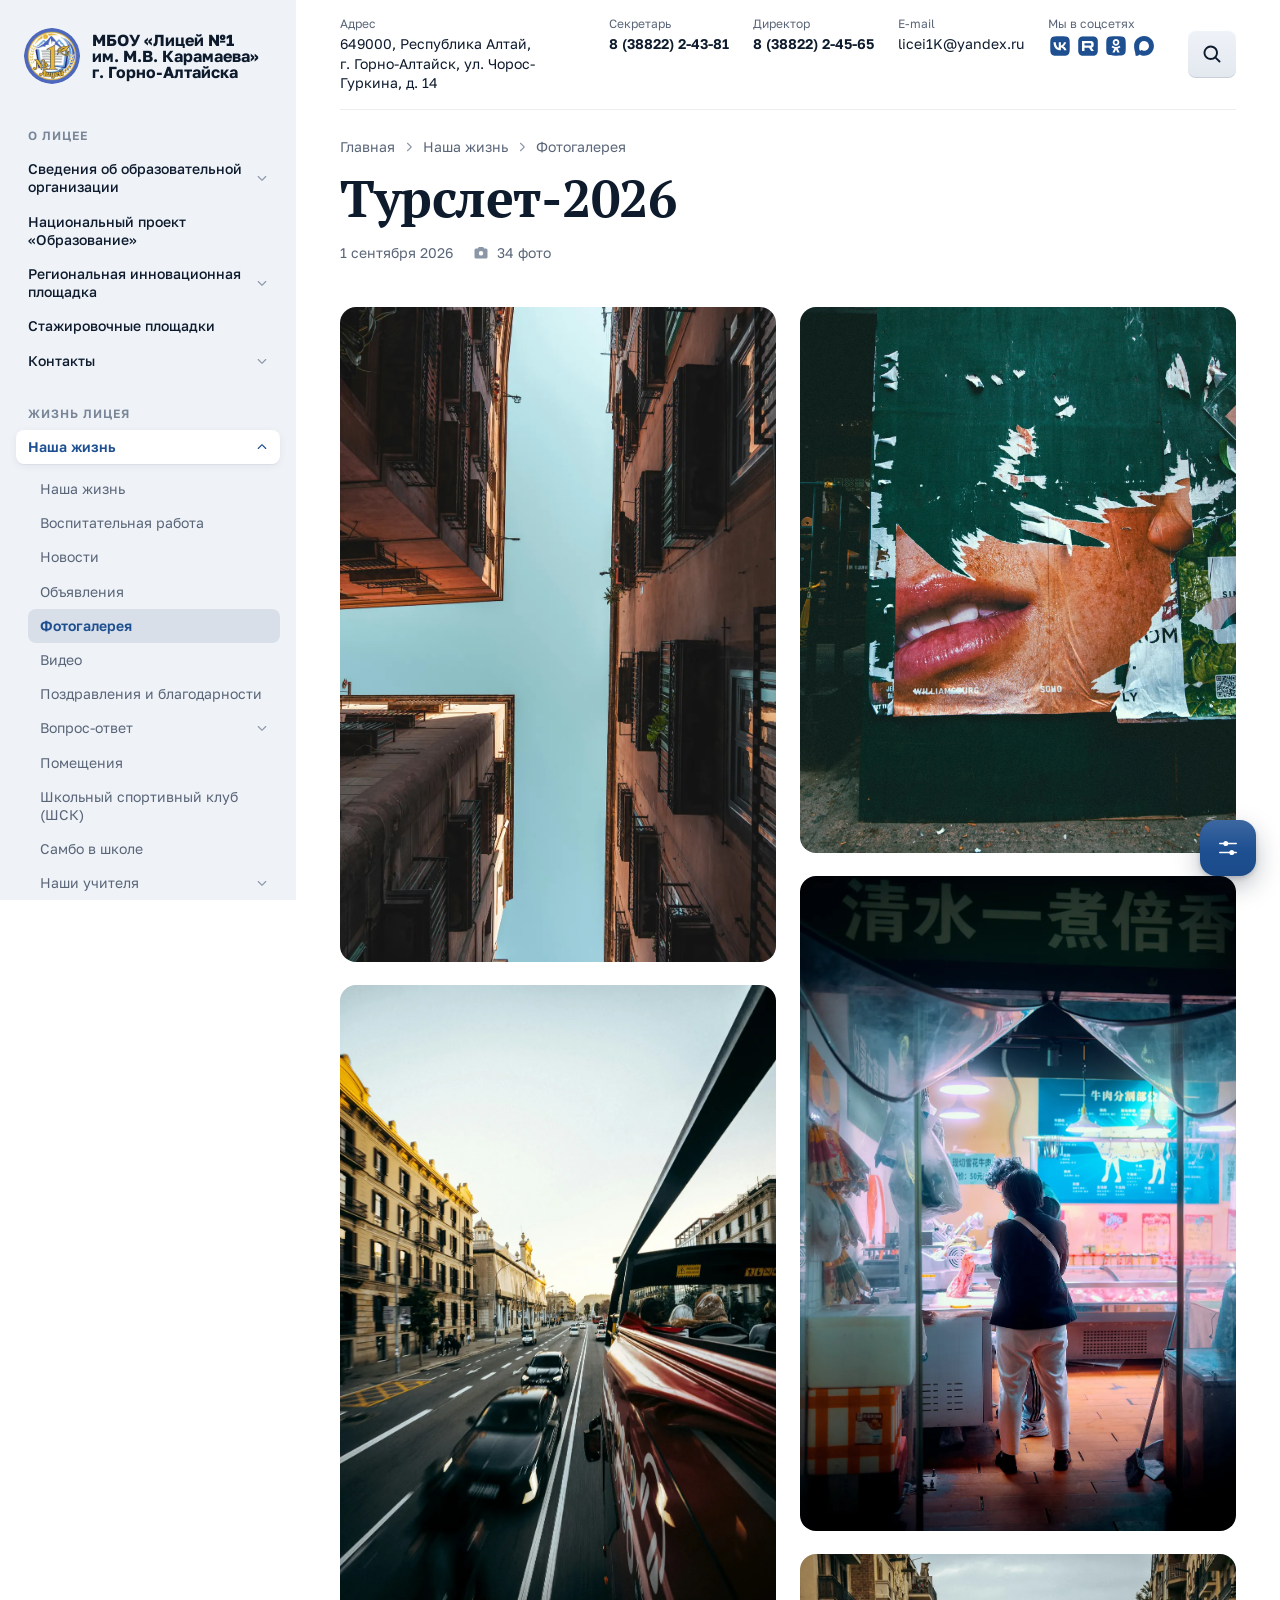
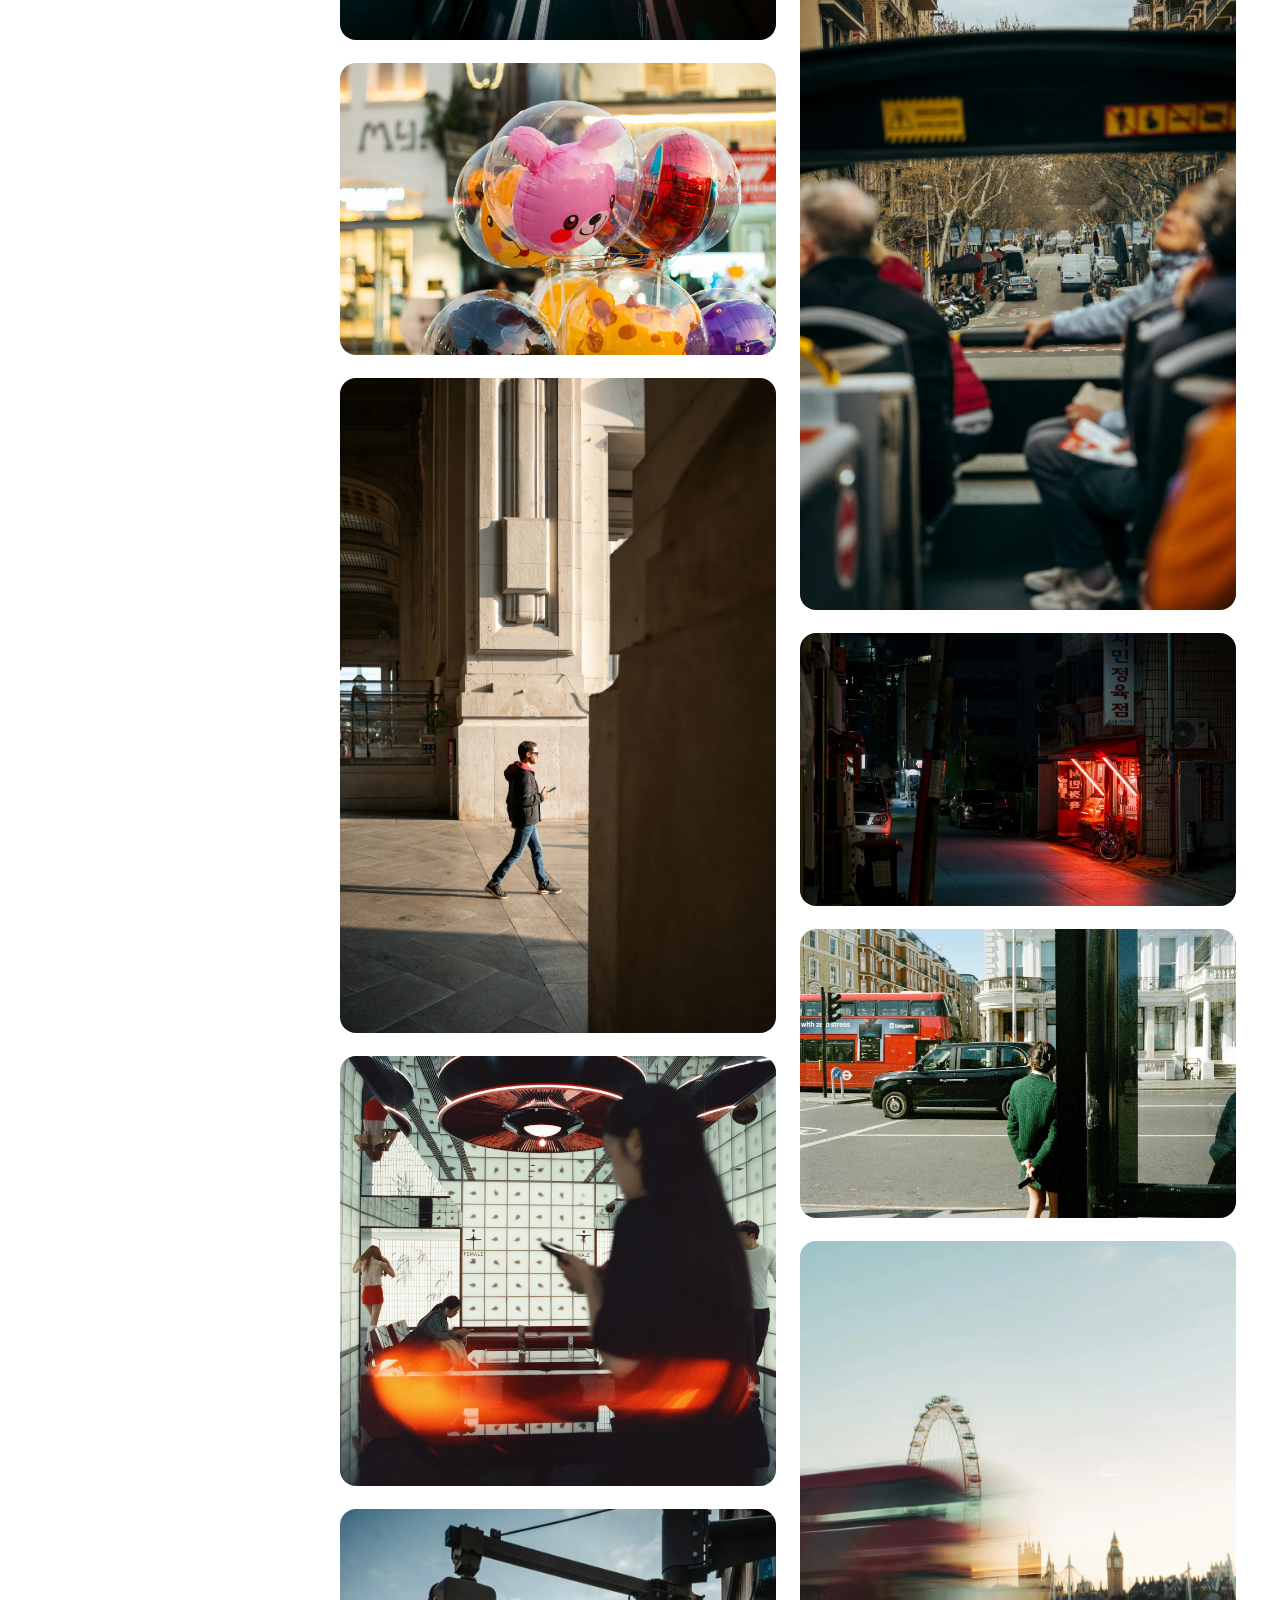
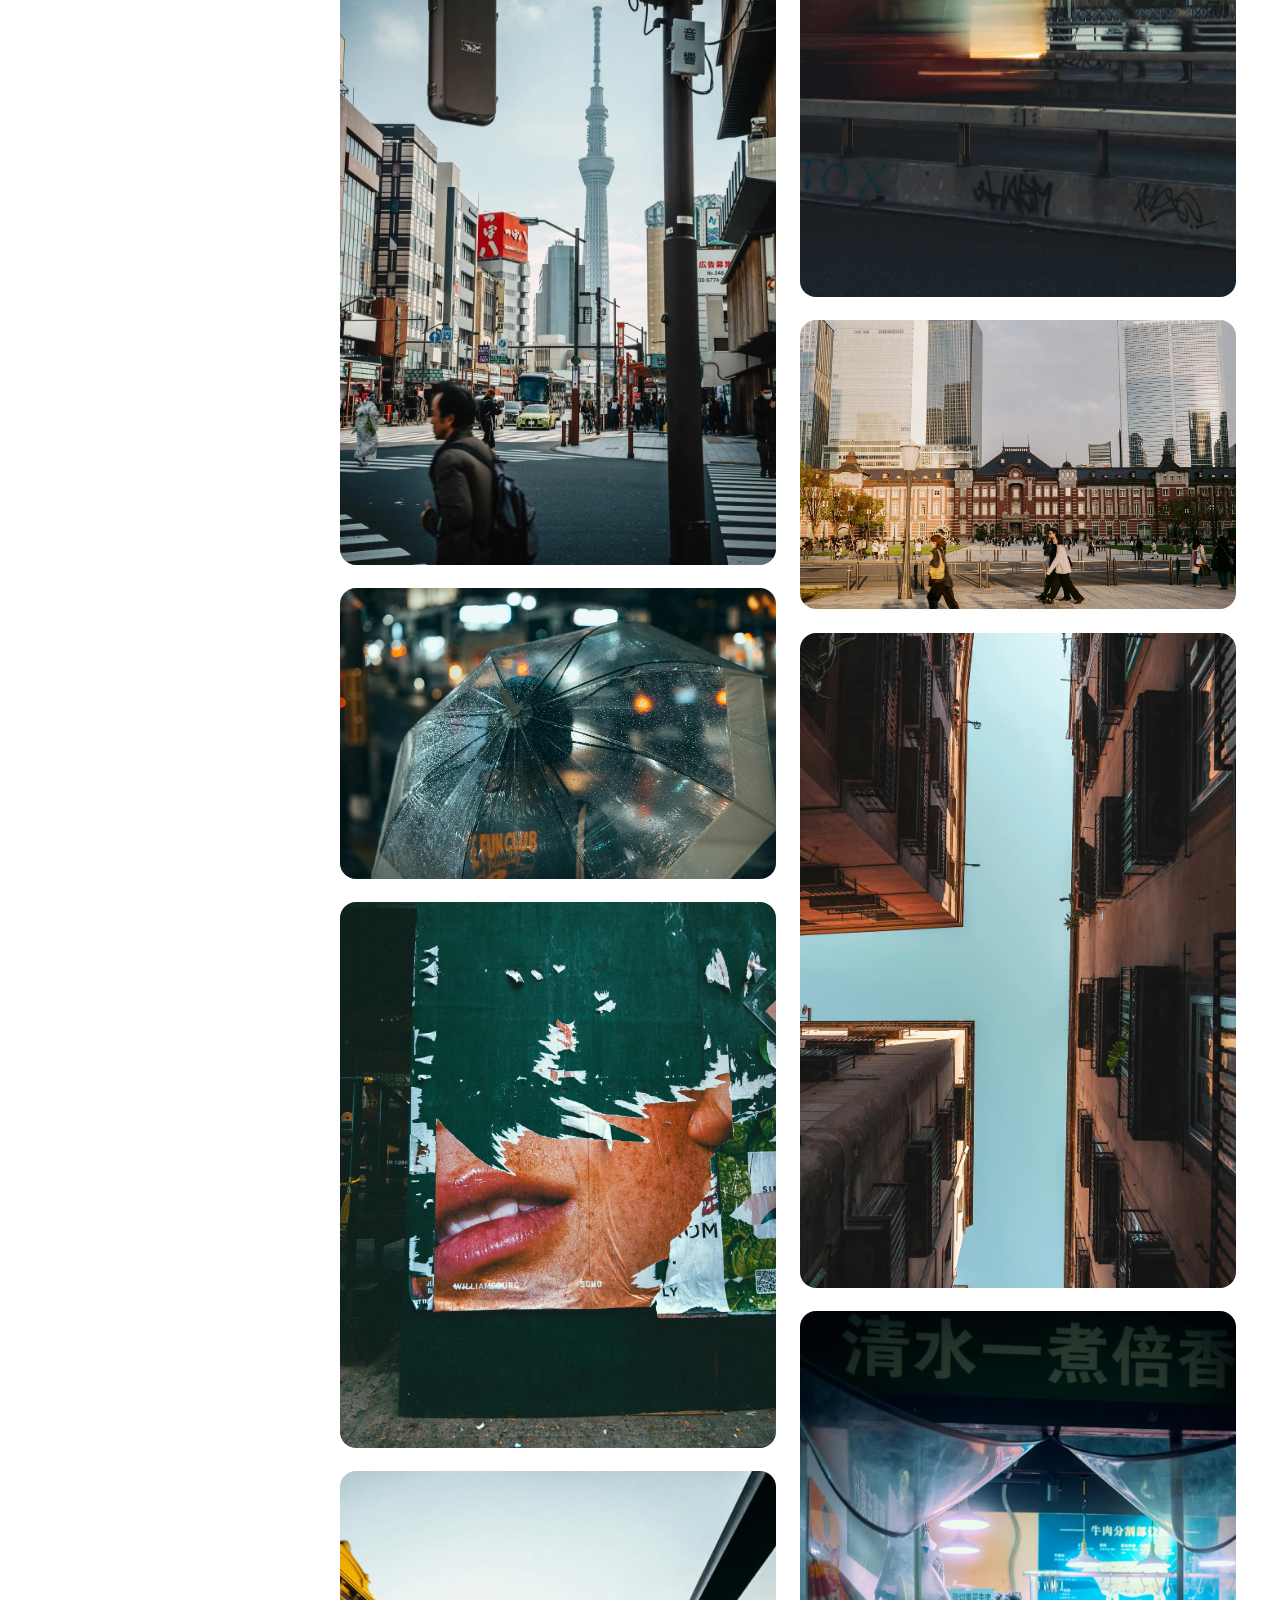
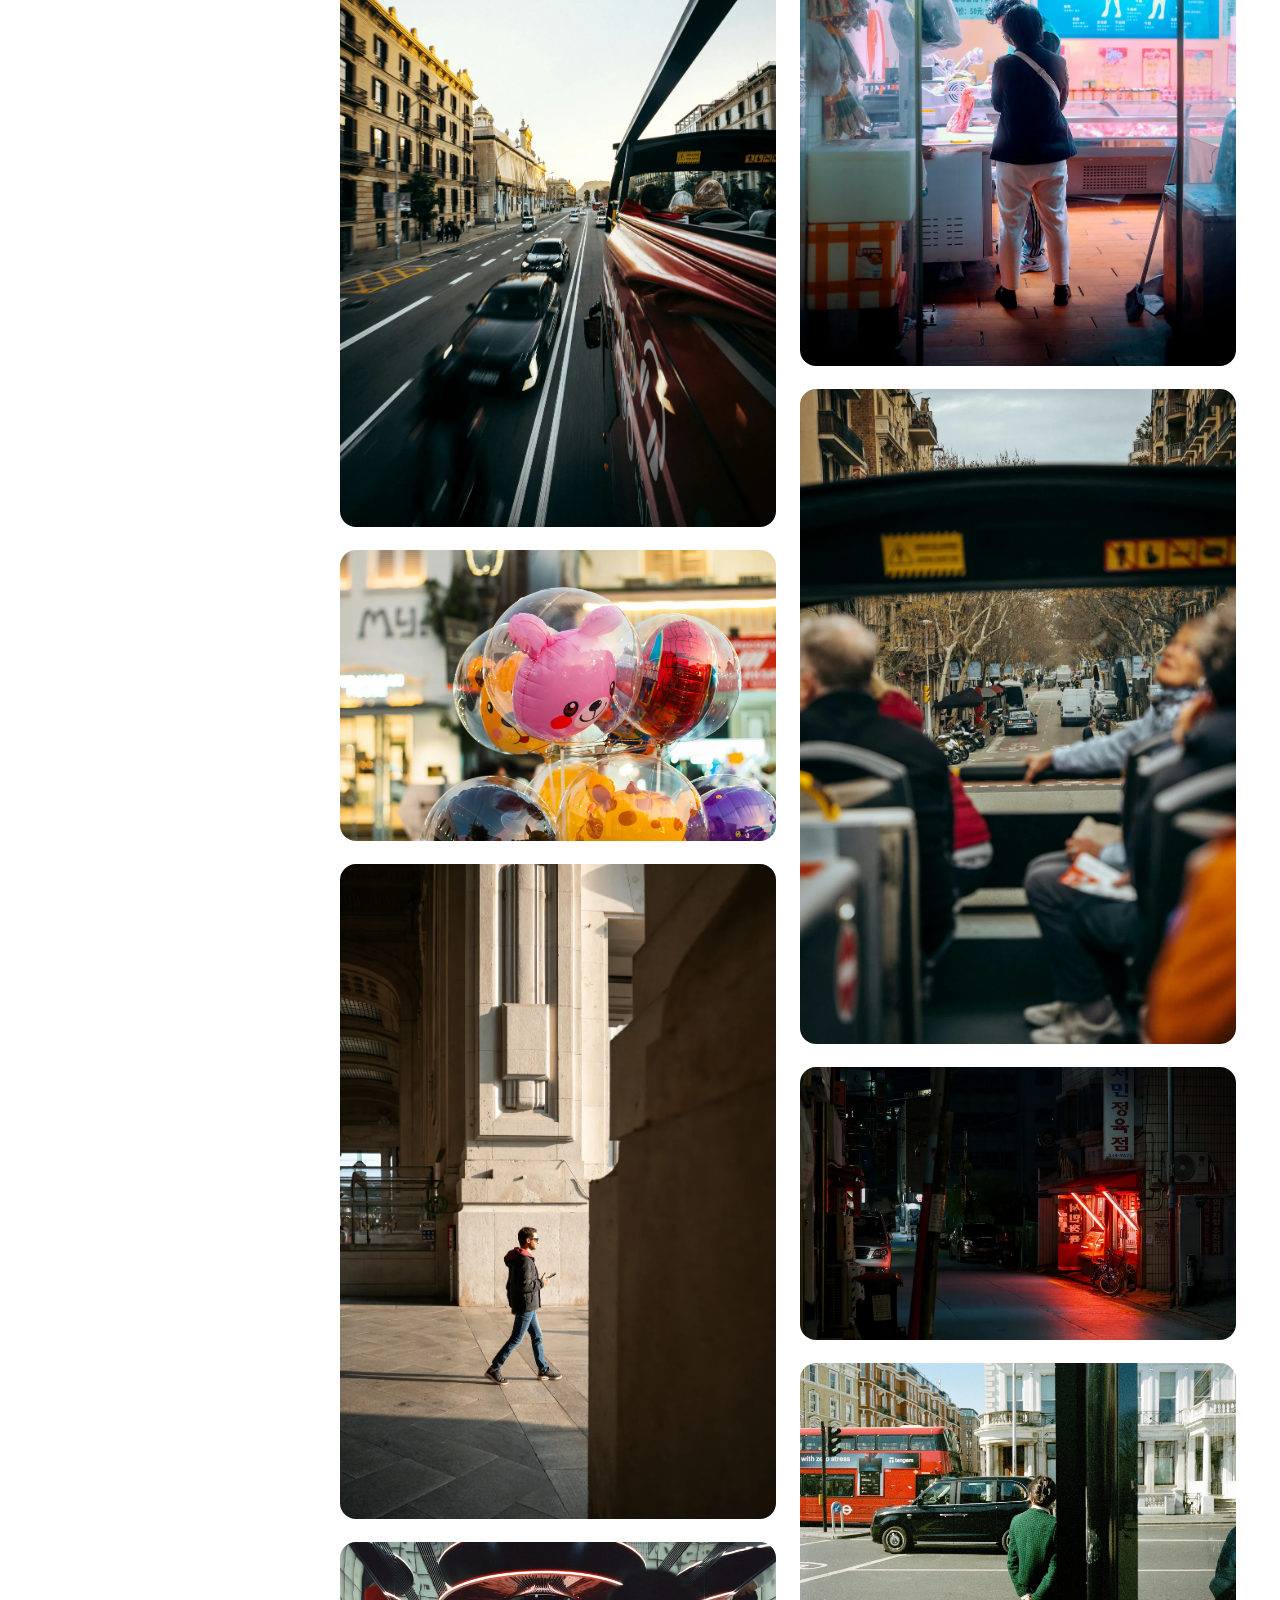
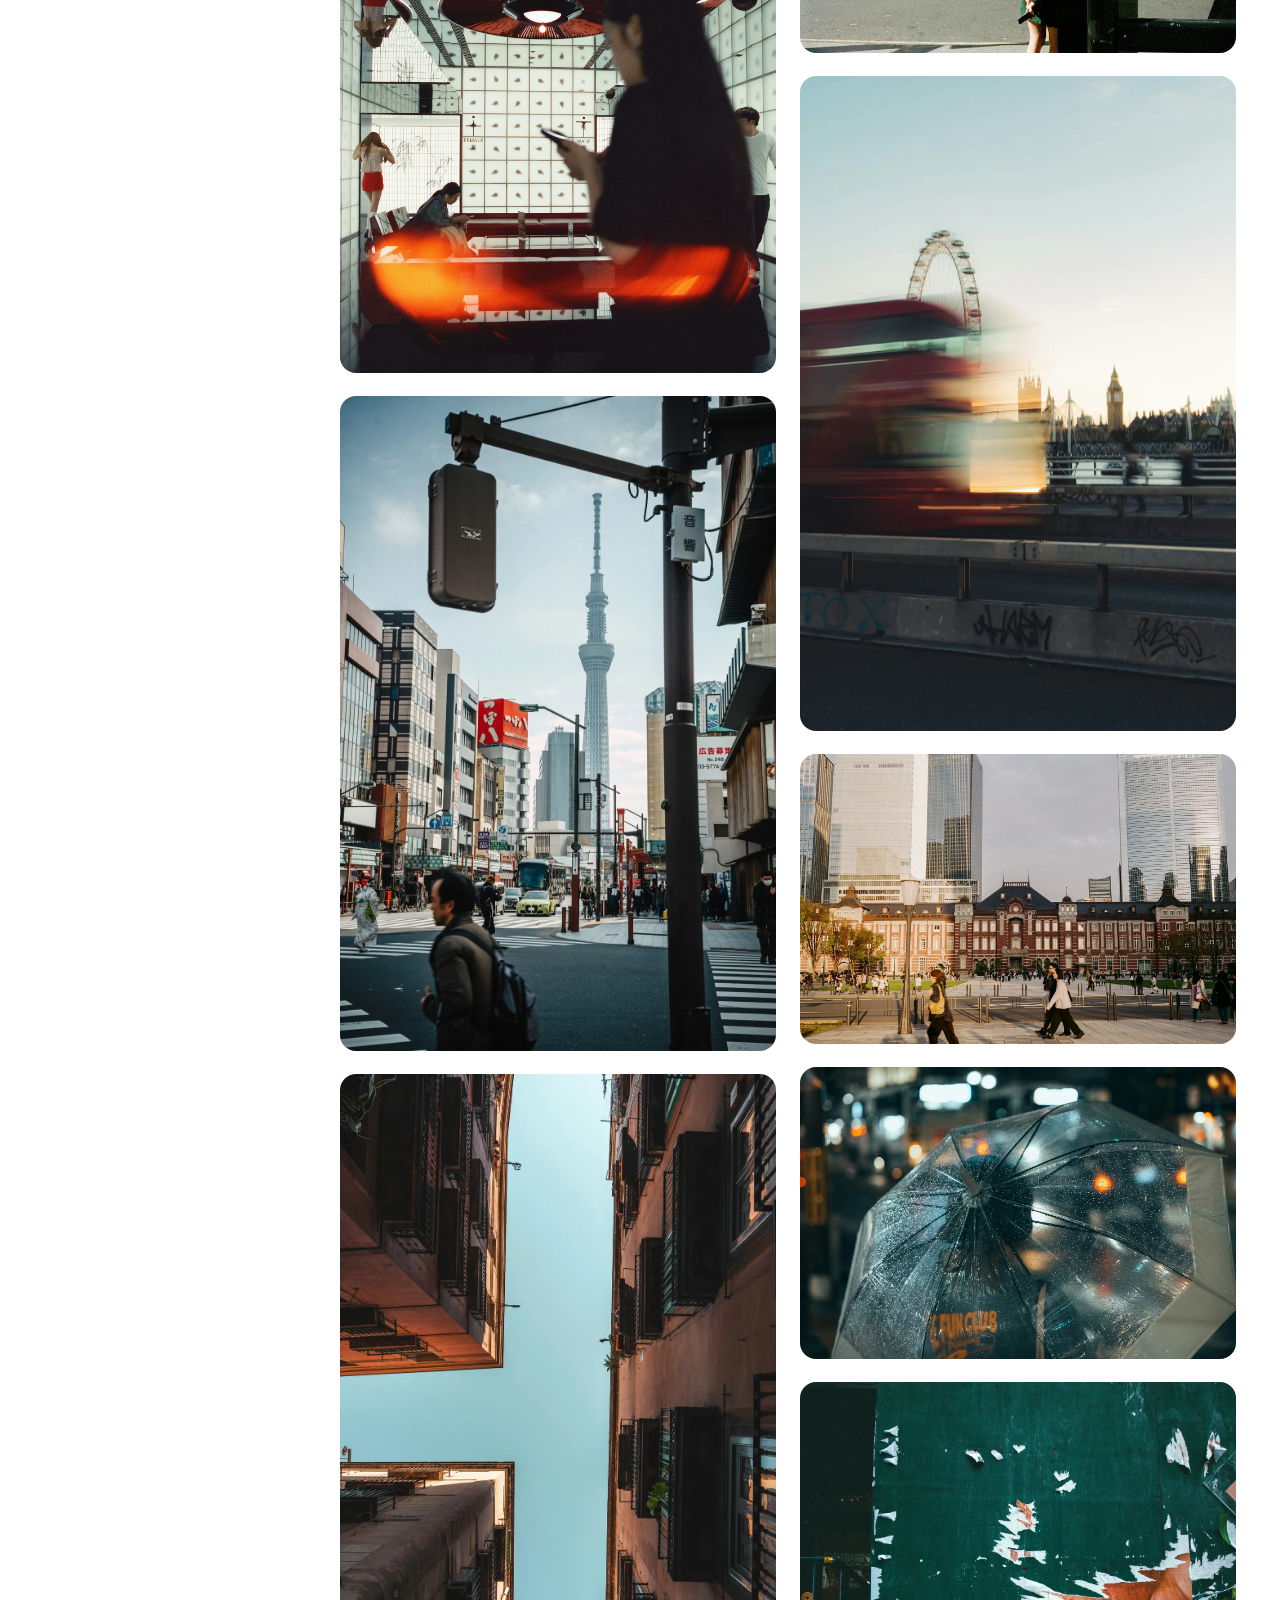
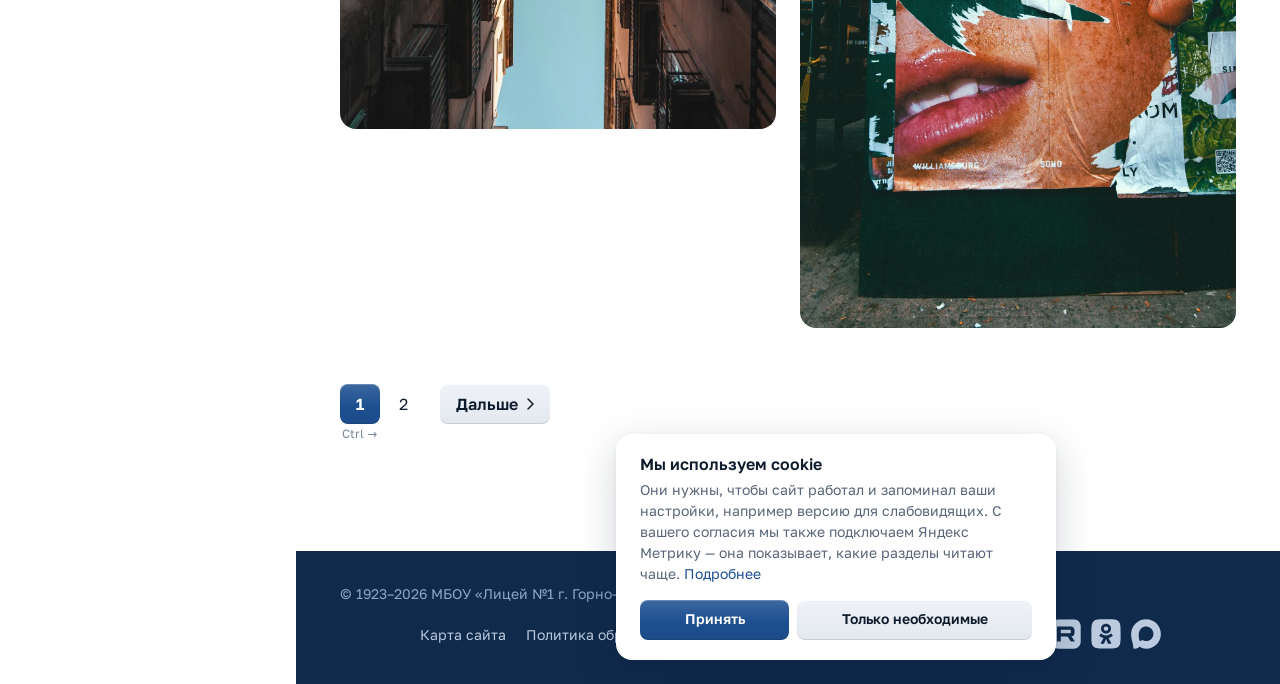
<file: album.html>
<!DOCTYPE html>
<html lang="ru">
<head>
  <meta charset="UTF-8">
  <meta name="robots" content="noindex, nofollow">
  <meta name="viewport" content="width=device-width, initial-scale=1.0">
  <title>Фотоальбом — Лицей №1 им. М.В. Карамаева (v5)</title>
  <link rel="stylesheet" href="fonts/fonts.css"><!-- шрифты — с сервера сайта -->
  <link rel="stylesheet" href="tokens.css">
  <link rel="stylesheet" href="site.css">
  <link rel="stylesheet" href="vendor/fancybox/fancybox.css"><!-- лайтбокс Fancybox -->
  <link rel="stylesheet" href="demo-look.css"><!-- только для демо -->
  <script src="demo-look.js"></script><!-- только для демо; первым — сохранённые цвета применяются до отрисовки -->
  <script src="a11y.js"></script><!-- версия для слабовидящих: сохранённые настройки — до отрисовки -->
  <script src="school-data.js"></script>
  <script src="components.js"></script>
  <script src="layout.js"></script>
</head>
<body data-nav="Наша жизнь/Фотогалерея">

<!-- Общие части (сайдбар, шапка, подвал) — теги-заглушки, разметку подставляет layout.js -->
<div class="app">
  <site-sidebar></site-sidebar>
  <div class="main">
    <site-header></site-header>

    <main class="content" id="main">

      <!-- ================= ЗАГОЛОВОК: хлебные крошки, h1 — название альбома, дата и число фото ================= -->
      <div class="page-head">
        <nav class="crumbs" aria-label="Хлебные крошки">
          <ol>
            <li><a href="./">Главная</a></li>
            <li><a href="#">Наша жизнь</a></li>
            <li><a href="photos.html">Фотогалерея</a></li>
          </ol>
        </nav>
        <h1 class="page-title" id="album-title">Фотоальбом</h1>
        <div class="article-meta">
          <time id="album-date"></time>
          <span class="article-views"><i class="i i-camera" aria-hidden="true"></i><span id="album-count"></span></span>   <!-- иконка с числом — как просмотры у новости -->
        </div>
      </div>

      <!-- ================= ФОТОГРАФИИ: в своих пропорциях, колонками; каждое следующее фото — в самую короткую колонку ================= -->
      <section class="album" aria-labelledby="album-title">
        <div class="photo-masonry" id="photo-masonry"><!-- строится из ALBUMS (photo-data.js) скриптом page-album.js --></div>
        <nav class="pager" id="pager" aria-label="Страницы альбома"></nav>
      </section>

    </main>

    <site-footer></site-footer>
  </div>
</div>

<demo-look></demo-look><!-- только для демо: панель «Внешний вид» -->

<script src="photo-data.js"></script>
<script src="vendor/fancybox/fancybox.umd.js"></script>
<script src="fancybox-setup.js"></script>
<script src="page-album.js"></script>
<script src="site.js"></script>
</body>
</html>
</file>
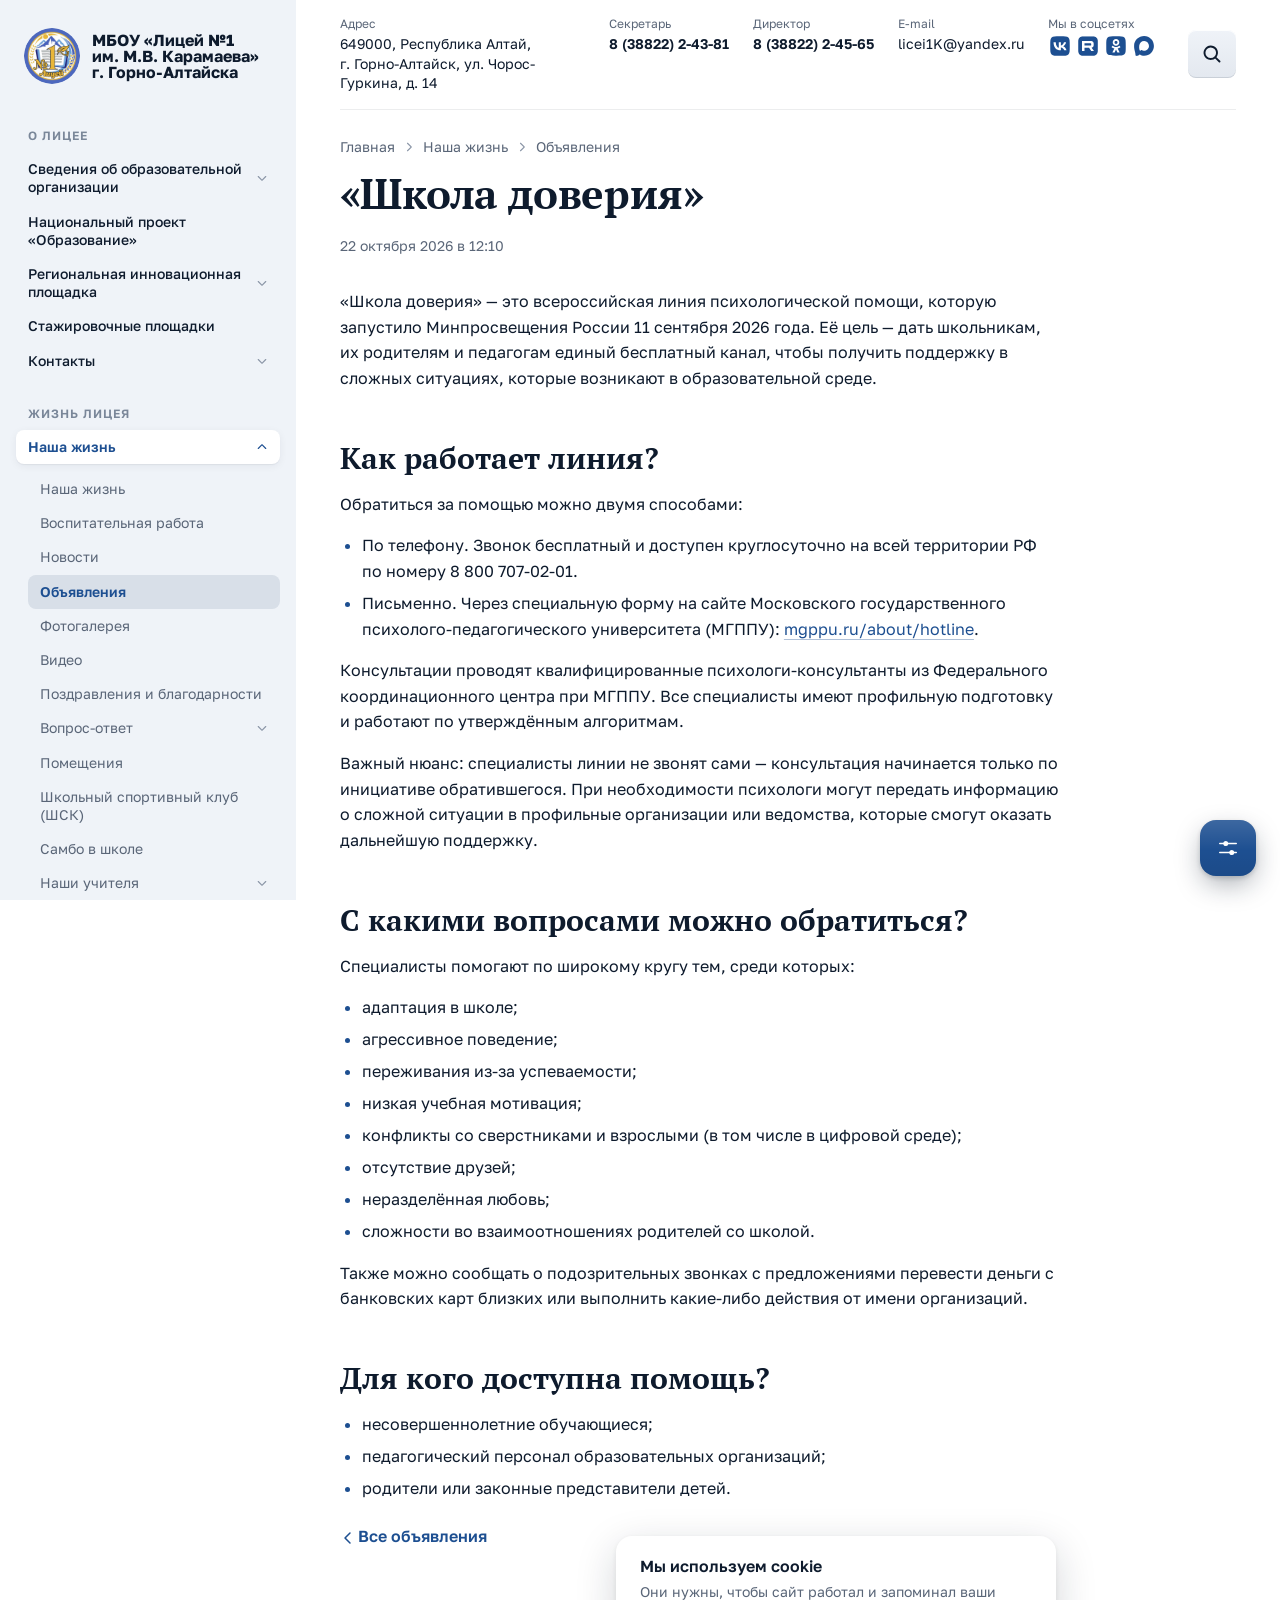
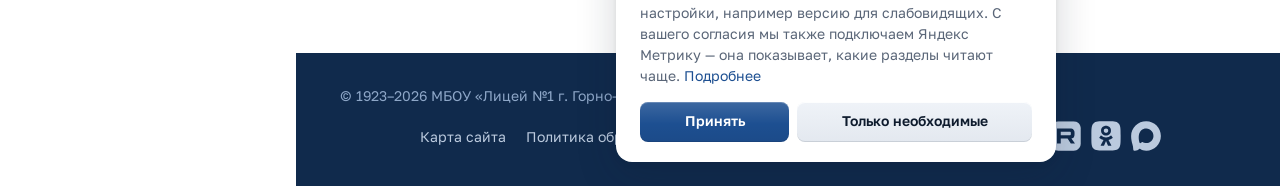
<file: announcement.html>
<!DOCTYPE html>
<html lang="ru">
<head>
  <meta charset="UTF-8">
  <meta name="robots" content="noindex, nofollow">
  <meta name="viewport" content="width=device-width, initial-scale=1.0">
  <title>Объявление — Лицей №1 им. М.В. Карамаева (v5)</title>
  <link rel="stylesheet" href="fonts/fonts.css"><!-- шрифты — с сервера сайта -->
  <link rel="stylesheet" href="tokens.css">
  <link rel="stylesheet" href="site.css">
  <link rel="stylesheet" href="demo-look.css"><!-- только для демо -->
  <script src="demo-look.js"></script><!-- только для демо; первым — сохранённые цвета применяются до отрисовки -->
  <script src="a11y.js"></script><!-- версия для слабовидящих: сохранённые настройки — до отрисовки -->
  <script src="school-data.js"></script>
  <script src="components.js"></script>
  <script src="layout.js"></script>
</head>
<body data-nav="Наша жизнь/Объявления">

<!-- Общие части (сайдбар, шапка, подвал) — теги-заглушки, разметку подставляет layout.js -->
<div class="app">
  <site-sidebar></site-sidebar>
  <div class="main">
    <site-header></site-header>

    <main class="content" id="main">

      <!-- ================= ОБЪЯВЛЕНИЕ: крошки, заголовок, дата и время, текст, файлы ================= -->
      <article class="article" aria-labelledby="article-title">
        <div class="page-head">
          <nav class="crumbs" aria-label="Хлебные крошки">
            <ol>
              <li><a href="./">Главная</a></li>
              <li><a href="#">Наша жизнь</a></li>
              <li><a href="announcements.html">Объявления</a></li>
            </ol>
          </nav>
          <h1 class="page-title article-title" id="article-title"></h1>
          <div class="article-meta"><time id="article-date"></time></div>
        </div>
        <div class="article-main">
          <div class="article-body prose" id="article-body"></div><!-- текст из CMS: стили .prose; если текста нет — блока нет -->
          <section class="article-body prose ann-files" id="ann-files" aria-labelledby="ann-files-title" hidden>
            <h2 id="ann-files-title">Файлы</h2>
            <ul class="docs" id="ann-files-list"></ul><!-- список документов — как на типовой странице (.prose .docs) -->
          </section>
          <a class="more more--back article-back" href="announcements.html"><i class="i i-left" aria-hidden="true"></i>Все объявления</a>
        </div>
      </article>

    </main>

    <site-footer></site-footer>
  </div>
</div>

<demo-look></demo-look><!-- только для демо: панель «Внешний вид» -->

<script src="ann-data.js"></script>
<script src="page-announcement.js"></script>
<script src="site.js"></script>
</body>
</html>
</file>
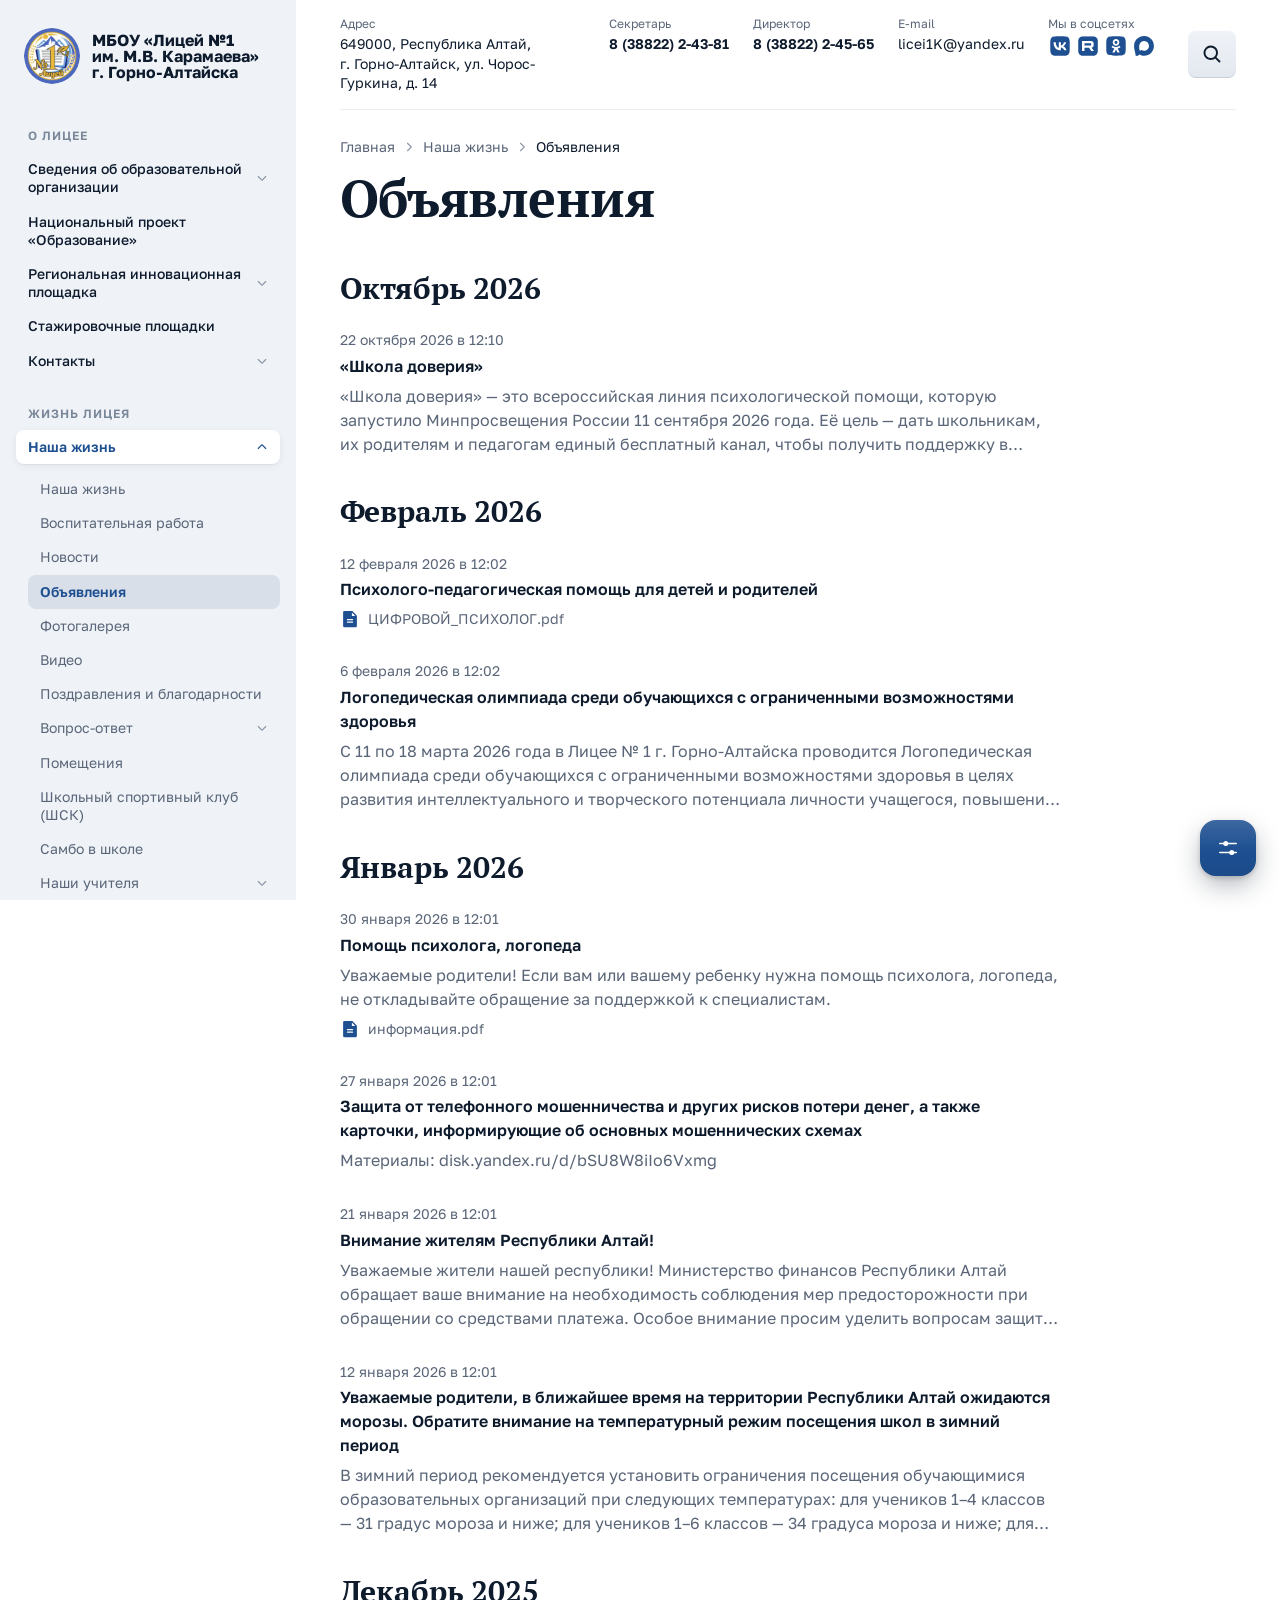
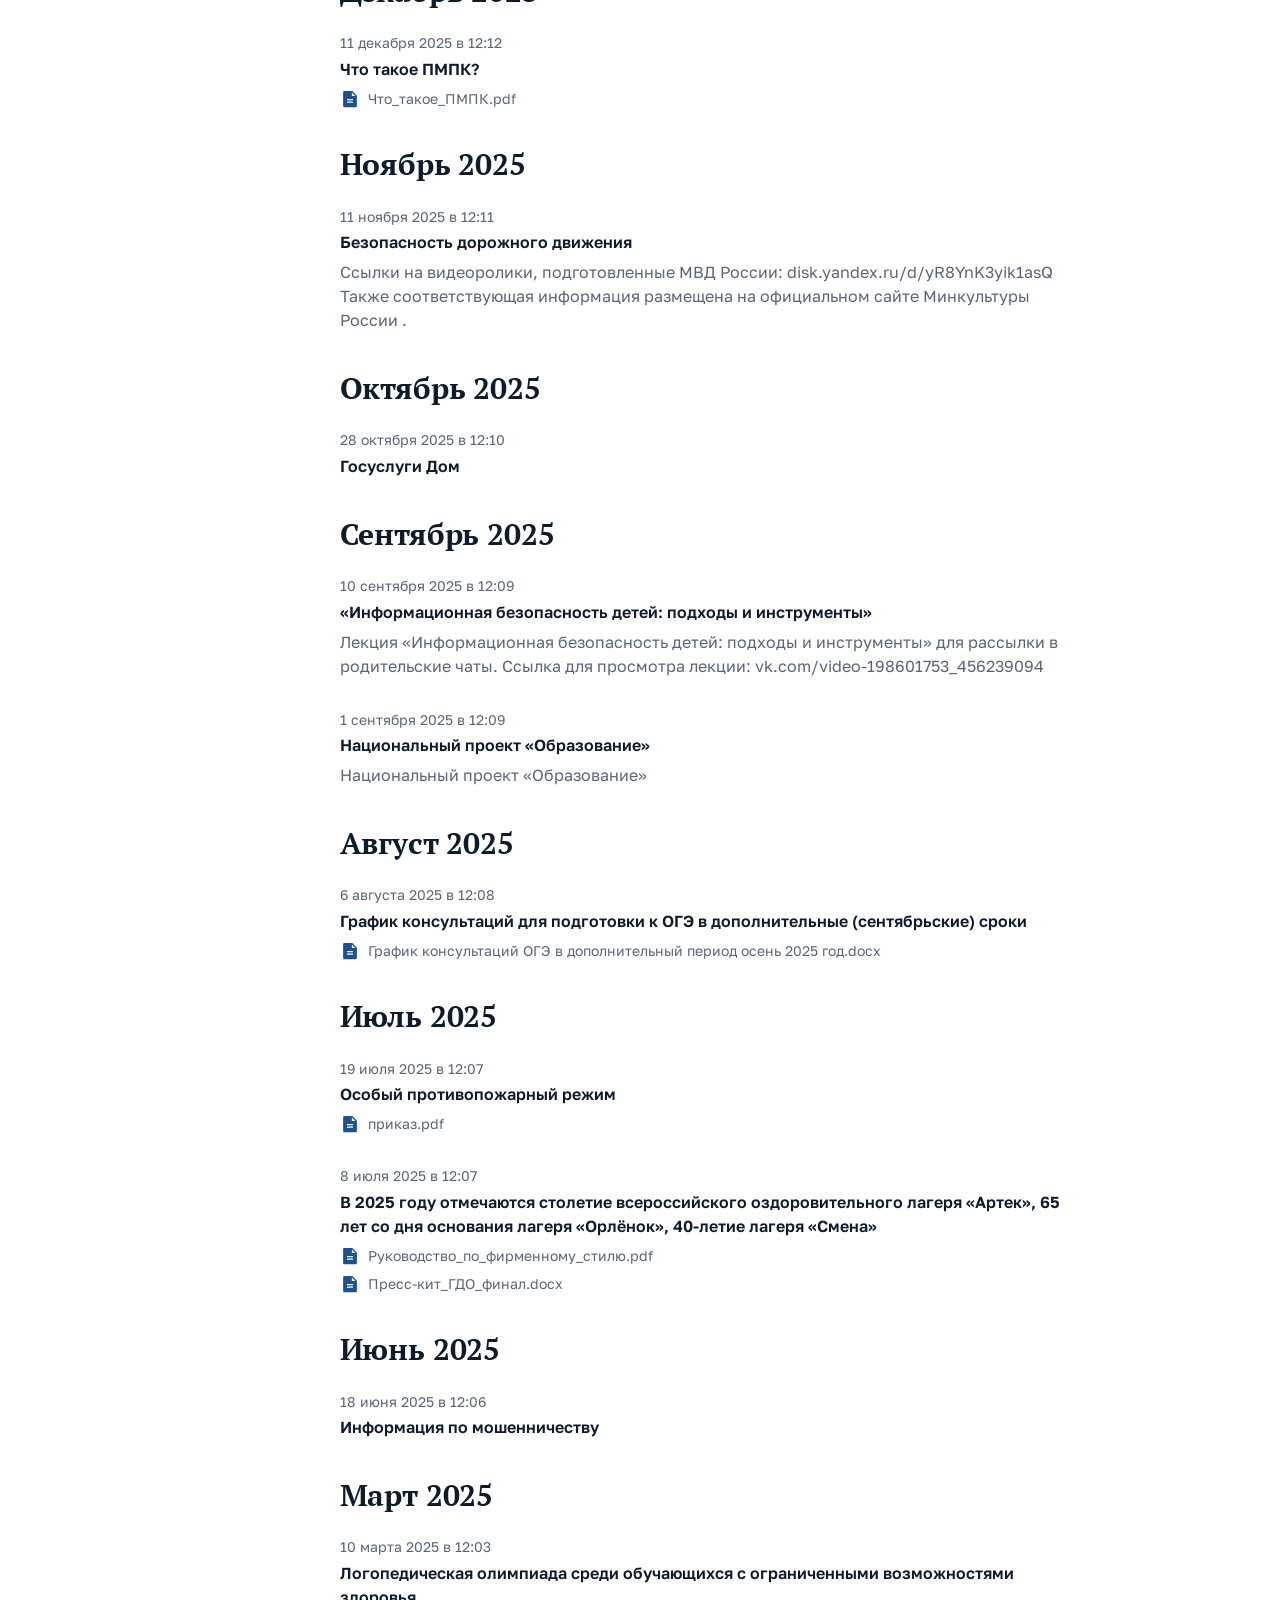
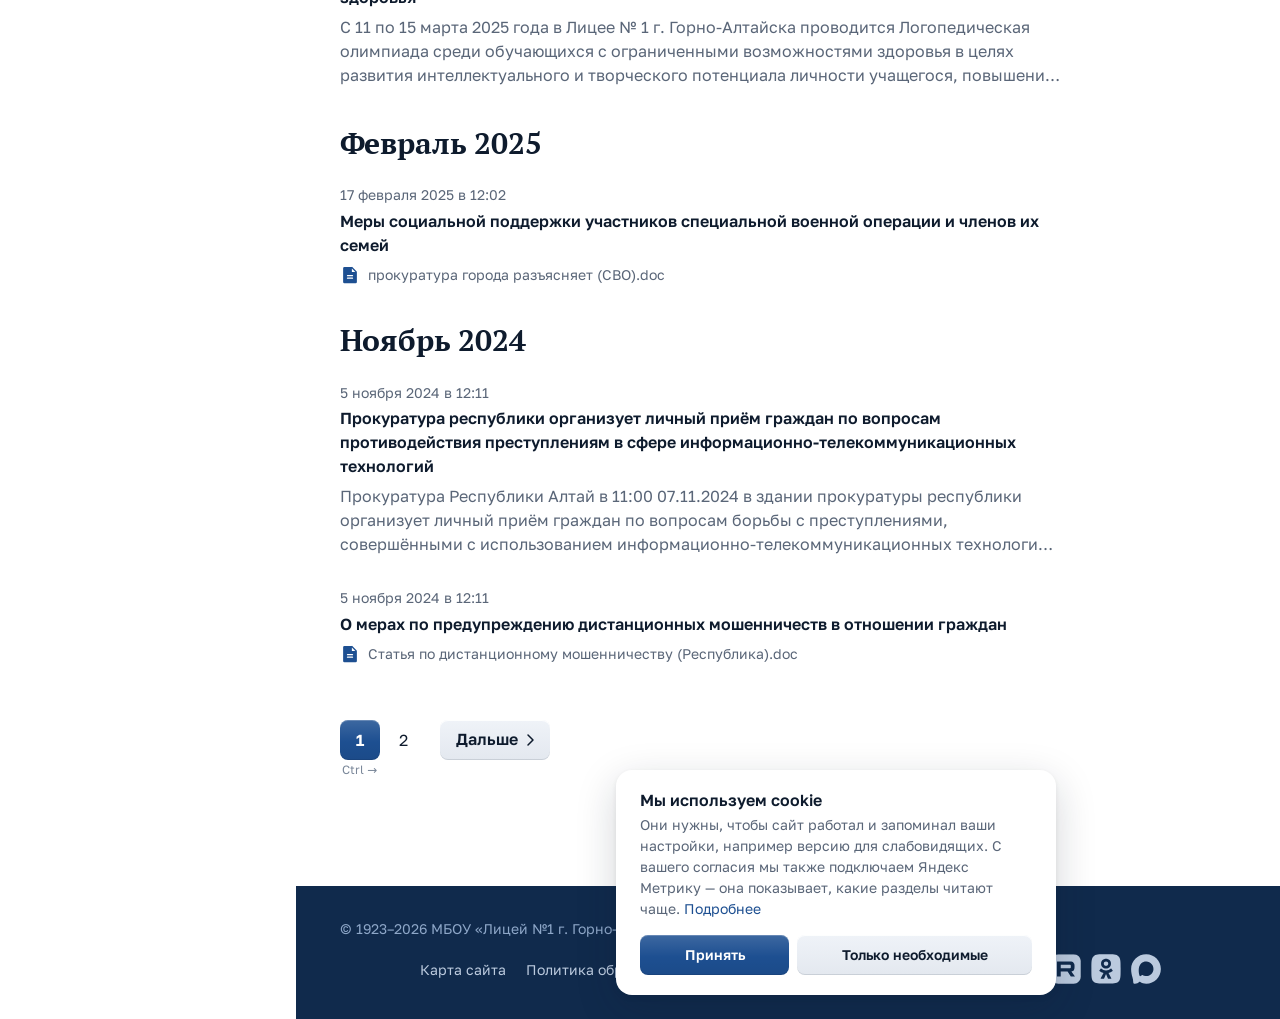
<file: announcements.html>
<!DOCTYPE html>
<html lang="ru">
<head>
  <meta charset="UTF-8">
  <meta name="robots" content="noindex, nofollow">
  <meta name="viewport" content="width=device-width, initial-scale=1.0">
  <title>Объявления — Лицей №1 им. М.В. Карамаева (v5)</title>
  <link rel="stylesheet" href="fonts/fonts.css"><!-- шрифты — с сервера сайта -->
  <link rel="stylesheet" href="tokens.css">
  <link rel="stylesheet" href="site.css">
  <link rel="stylesheet" href="demo-look.css"><!-- только для демо -->
  <script src="demo-look.js"></script><!-- только для демо; первым — сохранённые цвета применяются до отрисовки -->
  <script src="a11y.js"></script><!-- версия для слабовидящих: сохранённые настройки — до отрисовки -->
  <script src="school-data.js"></script>
  <script src="components.js"></script>
  <script src="layout.js"></script>
</head>
<body data-nav="Наша жизнь/Объявления">

<!-- Общие части (сайдбар, шапка, подвал) — теги-заглушки, разметку подставляет layout.js -->
<div class="app">
  <site-sidebar></site-sidebar>
  <div class="main">
    <site-header></site-header>

    <main class="content" id="main">

      <!-- ================= ЗАГОЛОВОК СТРАНИЦЫ: хлебные крошки + h1 ================= -->
      <div class="page-head">
        <nav class="crumbs" aria-label="Хлебные крошки">
          <ol>
            <li><a href="./">Главная</a></li>
            <li><a href="#">Наша жизнь</a></li>
            <li><span aria-current="page">Объявления</span></li>
          </ol>
        </nav>
        <h1 class="page-title">Объявления</h1>
      </div>

      <!-- ================= ЛЕНТА ОБЪЯВЛЕНИЙ: карточки как на главной, одной колонкой, по месяцам ================= -->
      <div class="ann-feed" id="ann-feed"><!-- строится из ANNOUNCEMENTS (ann-data.js) скриптом page-announcements.js --></div>
      <nav class="pager" id="pager" aria-label="Страницы объявлений"></nav>

    </main>

    <site-footer></site-footer>
  </div>
</div>

<demo-look></demo-look><!-- только для демо: панель «Внешний вид» -->

<script src="ann-data.js"></script>
<script src="page-announcements.js"></script>
<script src="site.js"></script>
</body>
</html>
</file>
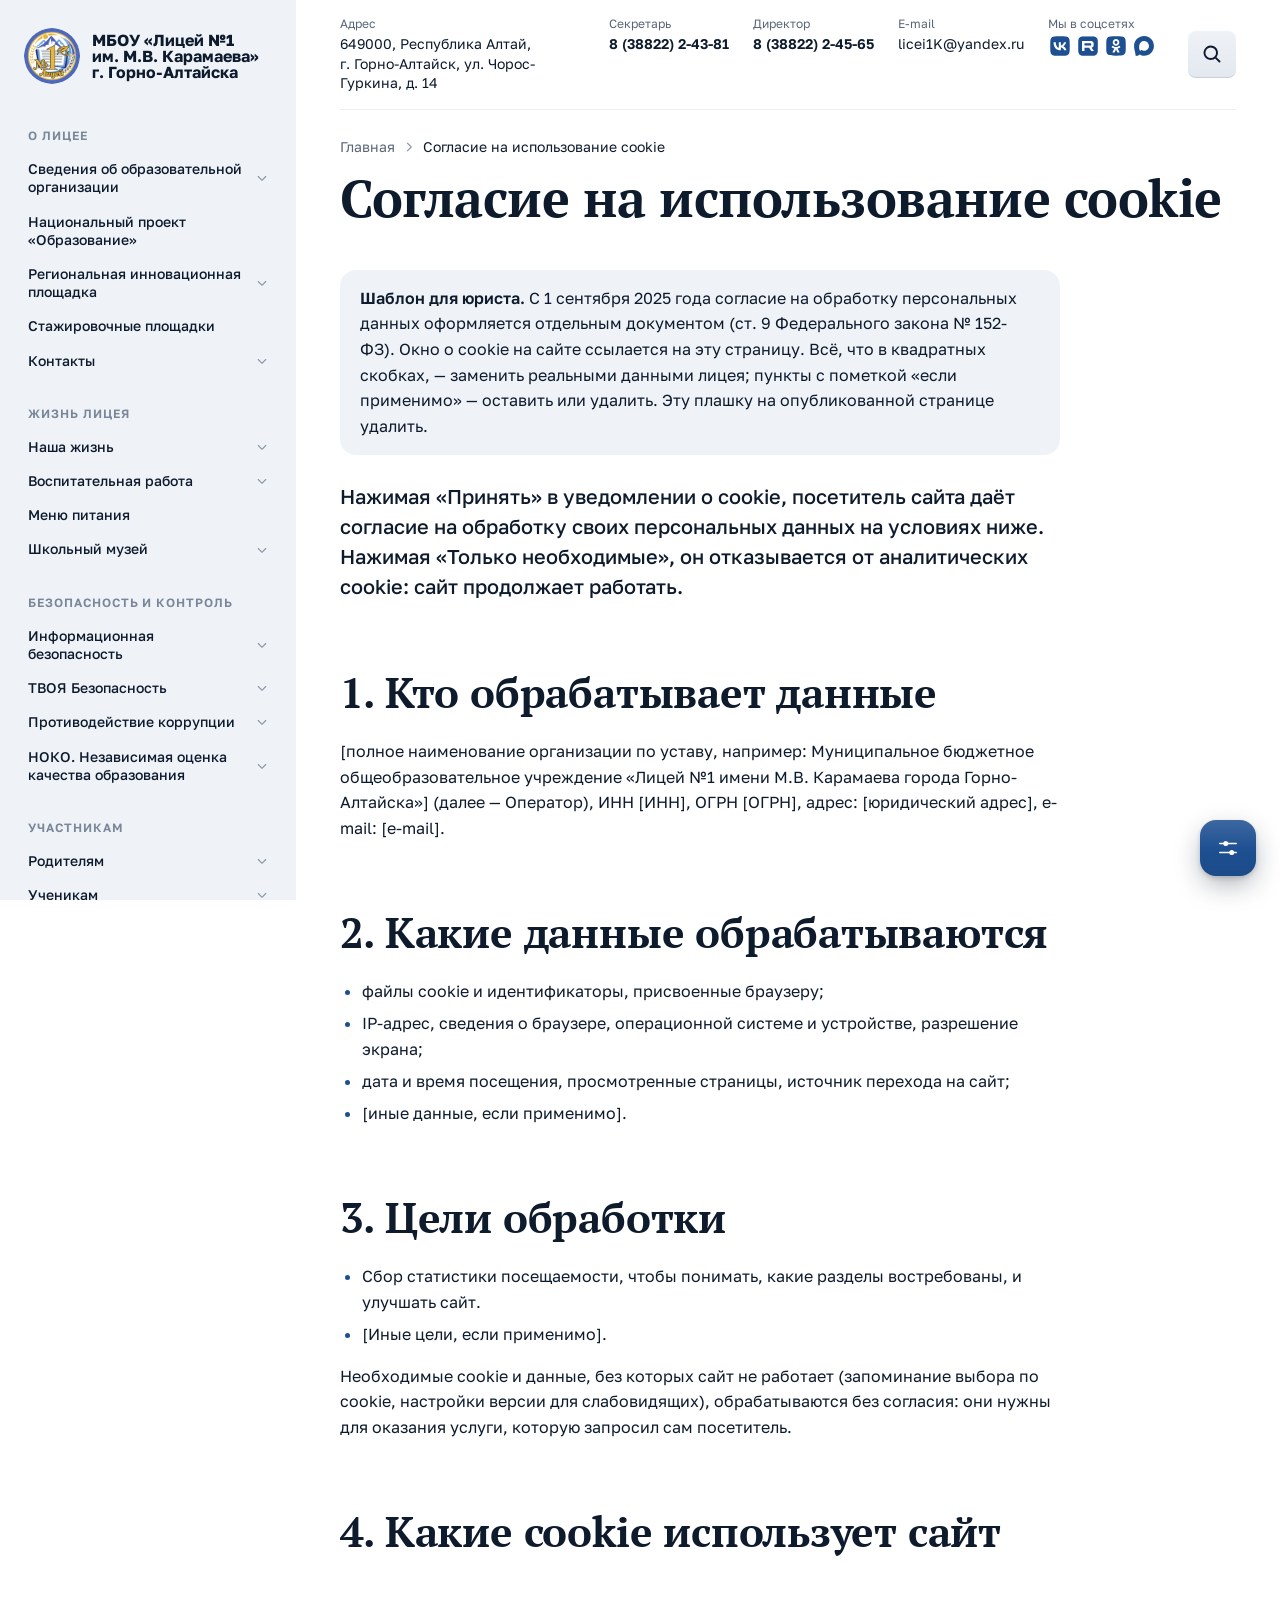
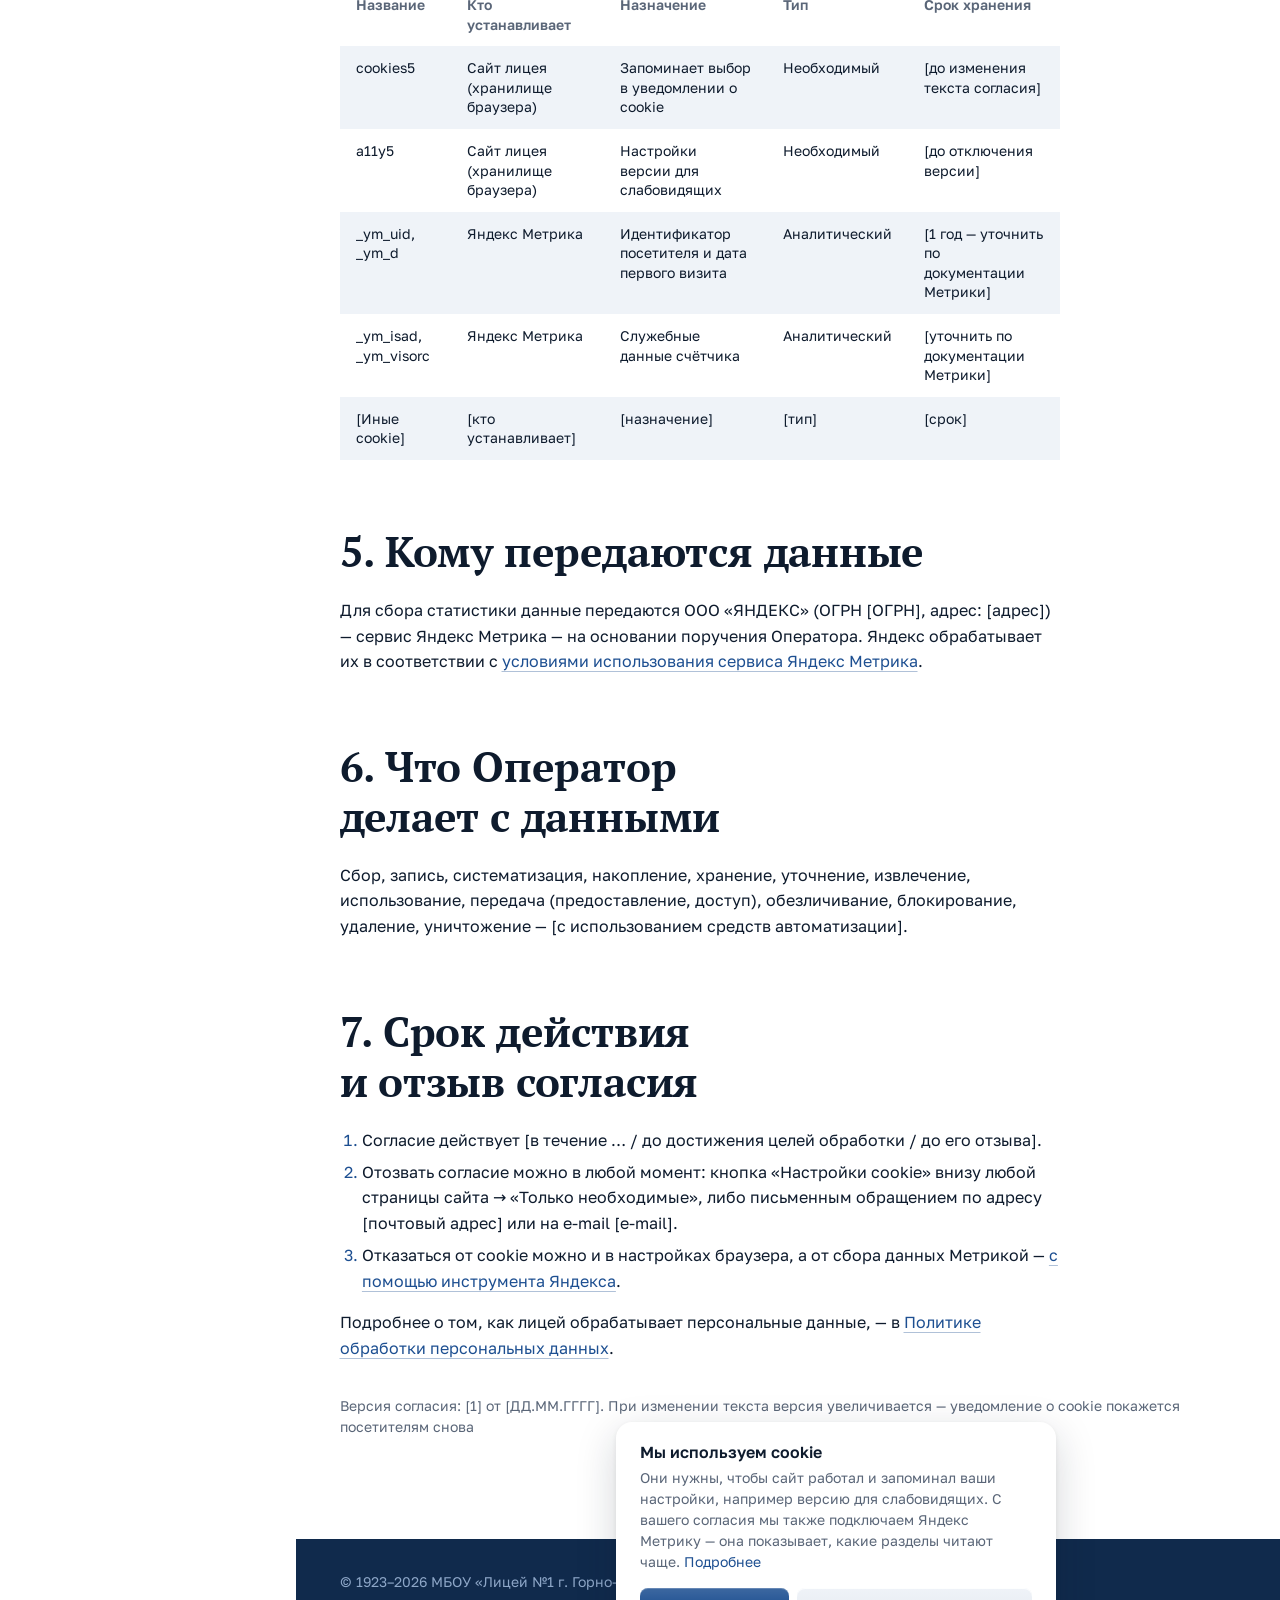
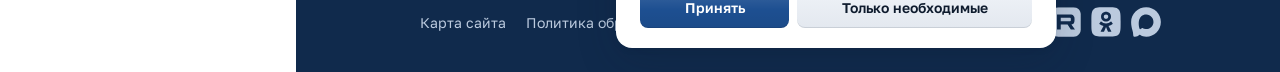
<file: cookies.html>
<!DOCTYPE html>
<html lang="ru">
<head>
  <meta charset="UTF-8">
  <meta name="robots" content="noindex, nofollow">
  <meta name="viewport" content="width=device-width, initial-scale=1.0">
  <title>Согласие на использование cookie — Лицей №1 им. М.В. Карамаева (v5)</title>
  <link rel="stylesheet" href="fonts/fonts.css"><!-- шрифты — с сервера сайта -->
  <link rel="stylesheet" href="tokens.css">
  <link rel="stylesheet" href="site.css">
  <link rel="stylesheet" href="demo-look.css"><!-- только для демо -->
  <script src="demo-look.js"></script><!-- только для демо; первым — сохранённые цвета применяются до отрисовки -->
  <script src="a11y.js"></script><!-- версия для слабовидящих: сохранённые настройки — до отрисовки -->
  <script src="school-data.js"></script>
  <script src="components.js"></script>
  <script src="layout.js"></script>
</head>
<!-- Согласие на использование cookie — отдельный документ (ст. 9 152-ФЗ с 01.09.2025). На неё ведёт «Подробнее» в уведомлении о cookie.
     Сейчас — шаблон для юриста: структура документа, данные лицея — в [квадратных скобках] -->
<body>

<!-- Общие части (сайдбар, шапка, подвал) — теги-заглушки, разметку подставляет layout.js -->
<div class="app">
  <site-sidebar></site-sidebar>
  <div class="main">
    <site-header></site-header>

    <main class="content" id="main">

      <!-- ================= ЗАГОЛОВОК СТРАНИЦЫ: хлебные крошки + h1 ================= -->
      <div class="page-head">
        <nav class="crumbs" aria-label="Хлебные крошки">
          <ol>
            <li><a href="./">Главная</a></li>
            <li><span aria-current="page">Согласие на использование cookie</span></li>
          </ol>
        </nav>
        <h1 class="page-title">Согласие на использование cookie</h1>
      </div>

      <!-- ================= ТЕКСТ: шаблон для юриста — структура документа и места для данных лицея в [квадратных скобках] ================= -->
      <div class="page-body prose">
        <div class="note">
          <p><strong>Шаблон для юриста.</strong> С 1 сентября 2025 года согласие на обработку персональных данных оформляется отдельным документом (ст. 9 Федерального закона № 152-ФЗ). Окно о cookie на сайте ссылается на эту страницу. Всё, что в квадратных скобках, — заменить реальными данными лицея; пункты с пометкой «если применимо» — оставить или удалить. Эту плашку на опубликованной странице удалить.</p>
        </div>

        <p class="article-lead">Нажимая «Принять» в уведомлении о cookie, посетитель сайта даёт согласие на обработку своих персональных данных на условиях ниже. Нажимая «Только необходимые», он отказывается от аналитических cookie: сайт продолжает работать.</p>

        <h2>1. Кто обрабатывает данные</h2>
        <p>[полное наименование организации по уставу, например: Муниципальное бюджетное общеобразовательное учреждение «Лицей №1 имени М.В. Карамаева города Горно-Алтайска»] (далее — Оператор), ИНН [ИНН], ОГРН [ОГРН], адрес: [юридический адрес], e-mail: [e-mail].</p>

        <h2>2. Какие данные обрабатываются</h2>
        <ul>
          <li>файлы cookie и идентификаторы, присвоенные браузеру;</li>
          <li>IP-адрес, сведения о браузере, операционной системе и устройстве, разрешение экрана;</li>
          <li>дата и время посещения, просмотренные страницы, источник перехода на сайт;</li>
          <li>[иные данные, если применимо].</li>
        </ul>

        <h2>3. Цели обработки</h2>
        <ul>
          <li>Сбор статистики посещаемости, чтобы понимать, какие разделы востребованы, и улучшать сайт.</li>
          <li>[Иные цели, если применимо].</li>
        </ul>
        <p>Необходимые cookie и данные, без которых сайт не работает (запоминание выбора по cookie, настройки версии для слабовидящих), обрабатываются без согласия: они нужны для оказания услуги, которую запросил сам посетитель.</p>

        <h2>4. Какие cookie использует сайт</h2>
        <table>
          <thead><tr><th>Название</th><th>Кто устанавливает</th><th>Назначение</th><th>Тип</th><th>Срок хранения</th></tr></thead>
          <tbody>
            <tr><td>cookies5</td><td>Сайт лицея (хранилище браузера)</td><td>Запоминает выбор в уведомлении о cookie</td><td>Необходимый</td><td>[до изменения текста согласия]</td></tr>
            <tr><td>a11y5</td><td>Сайт лицея (хранилище браузера)</td><td>Настройки версии для слабовидящих</td><td>Необходимый</td><td>[до отключения версии]</td></tr>
            <tr><td>_ym_uid, _ym_d</td><td>Яндекс Метрика</td><td>Идентификатор посетителя и дата первого визита</td><td>Аналитический</td><td>[1 год — уточнить по документации Метрики]</td></tr>
            <tr><td>_ym_isad, _ym_visorc</td><td>Яндекс Метрика</td><td>Служебные данные счётчика</td><td>Аналитический</td><td>[уточнить по документации Метрики]</td></tr>
            <tr><td>[Иные cookie]</td><td>[кто устанавливает]</td><td>[назначение]</td><td>[тип]</td><td>[срок]</td></tr>
          </tbody>
        </table>

        <h2>5. Кому передаются данные</h2>
        <p>Для сбора статистики данные передаются ООО «ЯНДЕКС» (ОГРН [ОГРН], адрес: [адрес]) — сервис Яндекс Метрика — на основании поручения Оператора. Яндекс обрабатывает их в соответствии с <a href="https://yandex.ru/legal/metrica_termsofuse/">условиями использования сервиса Яндекс Метрика</a>.</p>

        <h2>6. Что Оператор делает с данными</h2>
        <p>Сбор, запись, систематизация, накопление, хранение, уточнение, извлечение, использование, передача (предоставление, доступ), обезличивание, блокирование, удаление, уничтожение — [с использованием средств автоматизации].</p>

        <h2>7. Срок действия и отзыв согласия</h2>
        <ol>
          <li>Согласие действует [в течение … / до достижения целей обработки / до его отзыва].</li>
          <li>Отозвать согласие можно в любой момент: кнопка «Настройки cookie» внизу любой страницы сайта → «Только необходимые», либо письменным обращением по адресу [почтовый адрес] или на e-mail [e-mail].</li>
          <li>Отказаться от cookie можно и в настройках браузера, а от сбора данных Метрикой — <a href="https://yandex.ru/support/metrica/general/opt-out.html">с помощью инструмента Яндекса</a>.</li>
        </ol>

        <p>Подробнее о том, как лицей обрабатывает персональные данные, — в <a href="privacy.html">Политике обработки персональных данных</a>.</p>
      </div>

      <p class="page-updated">Версия согласия: [1] от <time datetime="2026-11-21">[ДД.ММ.ГГГГ]</time>. При изменении текста версия увеличивается — уведомление о cookie покажется посетителям снова</p>

    </main>

    <site-footer></site-footer>
  </div>
</div>

<demo-look></demo-look><!-- только для демо: панель «Внешний вид» -->

<script src="site.js"></script>
</body>
</html>
</file>
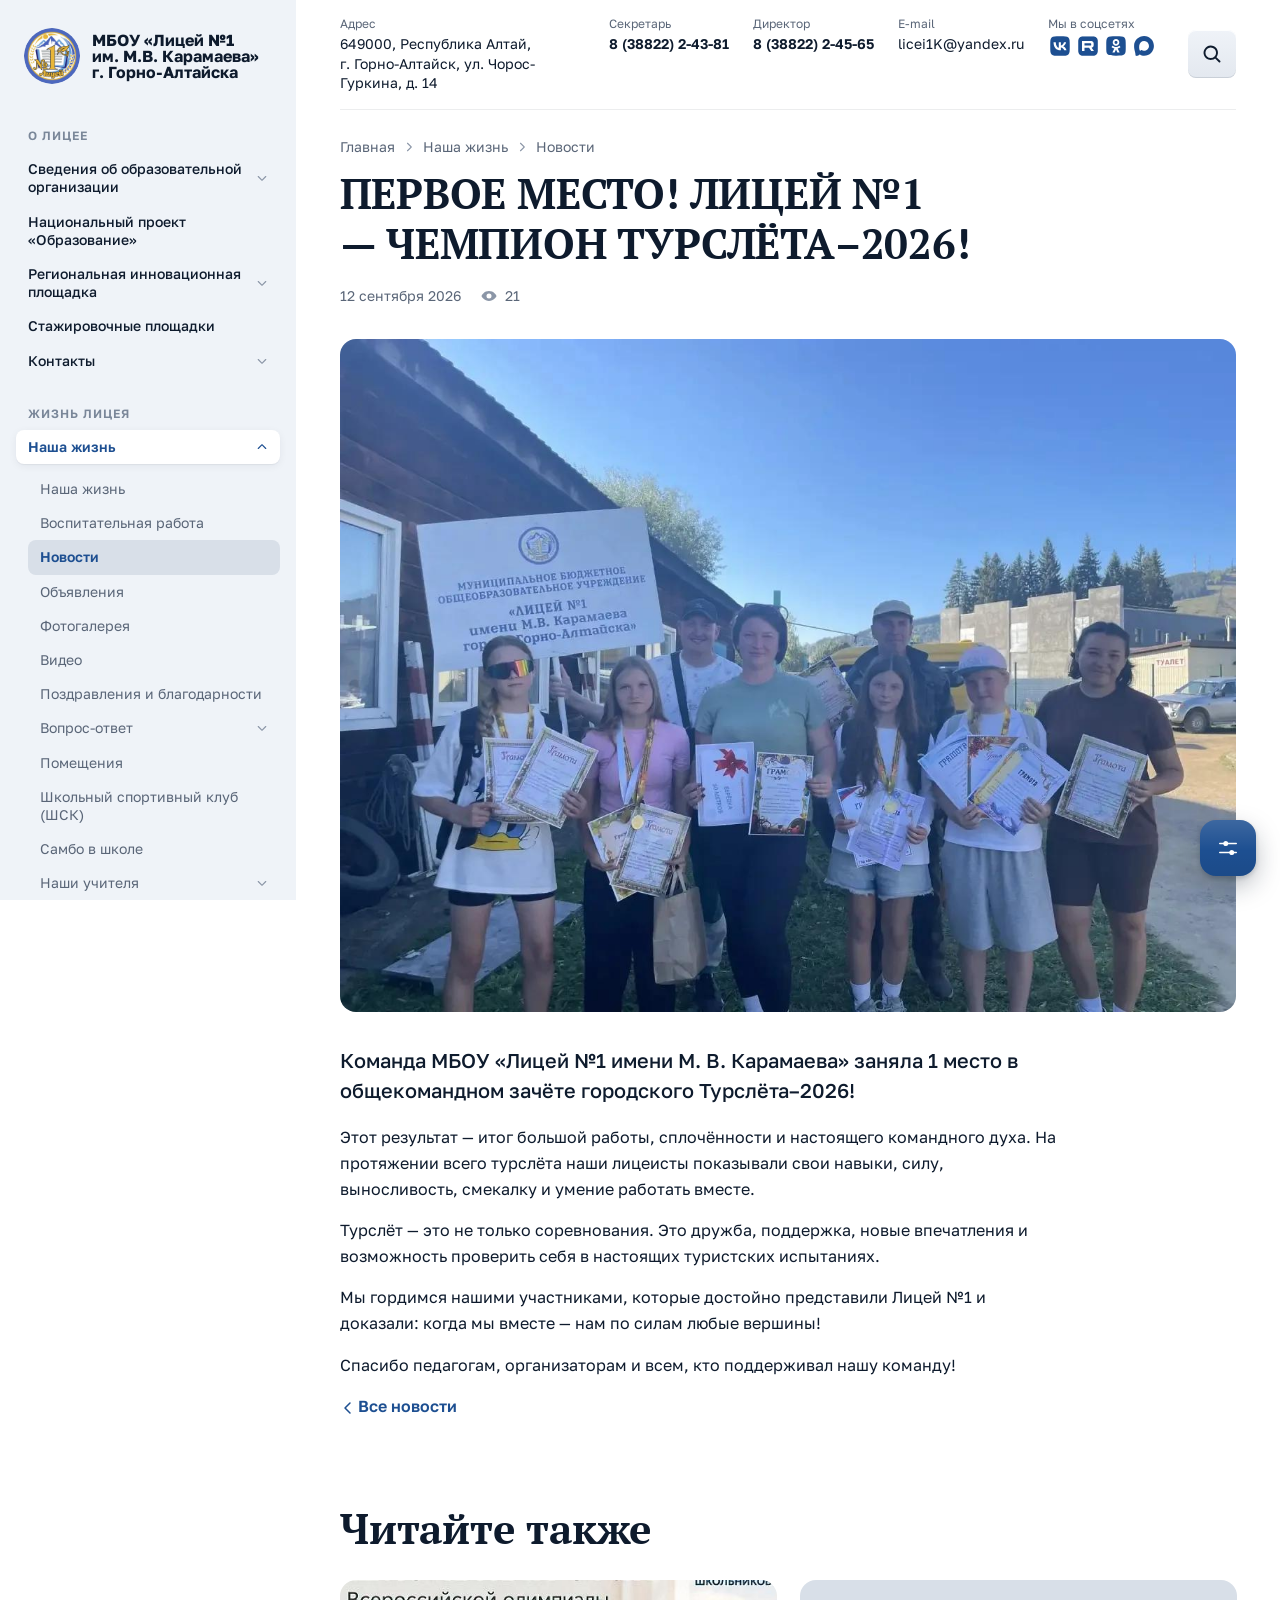
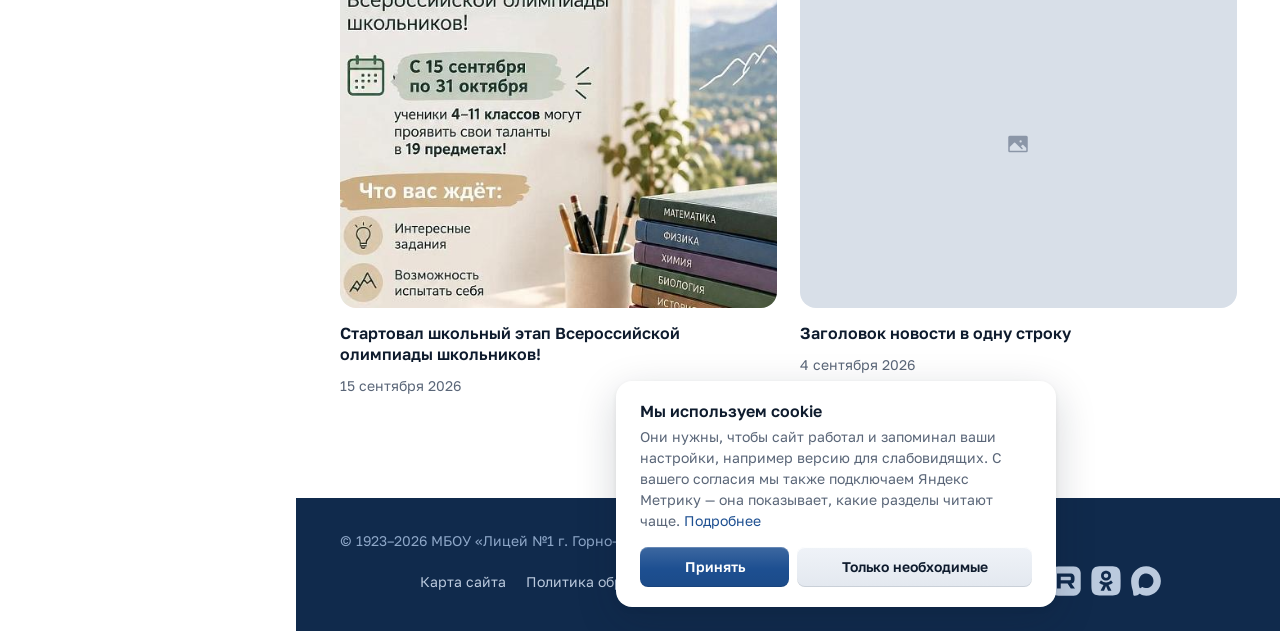
<file: news-item.html>
<!DOCTYPE html>
<html lang="ru">
<head>
  <meta charset="UTF-8">
  <meta name="robots" content="noindex, nofollow">
  <meta name="viewport" content="width=device-width, initial-scale=1.0">
  <title>Новость — Лицей №1 им. М.В. Карамаева (v5)</title>
  <link rel="stylesheet" href="fonts/fonts.css"><!-- шрифты — с сервера сайта -->
  <link rel="stylesheet" href="tokens.css">
  <link rel="stylesheet" href="site.css">
  <link rel="stylesheet" href="demo-look.css"><!-- только для демо -->
  <script src="demo-look.js"></script><!-- только для демо; первым — сохранённые цвета применяются до отрисовки -->
  <script src="a11y.js"></script><!-- версия для слабовидящих: сохранённые настройки — до отрисовки -->
  <script src="school-data.js"></script>
  <script src="components.js"></script>
  <script src="layout.js"></script>
</head>
<body data-nav="Наша жизнь/Новости">

<!-- Общие части (сайдбар, шапка, подвал) — теги-заглушки, разметку подставляет layout.js -->
<div class="app">
  <site-sidebar></site-sidebar>
  <div class="main">
    <site-header></site-header>

    <main class="content" id="main">

      <!-- на больших экранах «Читайте также» — колонка справа от фото и текста, иначе — строка под новостью -->
      <div class="article-layout">

      <!-- ================= НОВОСТЬ: крошки, заголовок, дата и просмотры, фото, текст ================= -->
      <article class="article" aria-labelledby="article-title">
        <div class="page-head">
          <nav class="crumbs" aria-label="Хлебные крошки">
            <ol>
              <li><a href="./">Главная</a></li>
              <li><a href="#">Наша жизнь</a></li>
              <li><a href="news.html">Новости</a></li>
            </ol>
          </nav>
          <h1 class="page-title article-title" id="article-title"></h1>
          <div class="article-meta">
            <time id="article-date"></time>
            <span class="article-views" id="article-views" hidden><i class="i i-eye" aria-hidden="true"></i><span class="sr-only">Просмотров:</span> <span data-views></span></span>
          </div>
        </div>
        <div class="article-main">
          <div class="article-photos" id="article-photos"></div>
          <div class="article-body prose" id="article-body"></div><!-- текст из CMS: стили .prose -->
          <a class="more more--back article-back" href="news.html"><i class="i i-left" aria-hidden="true"></i>Все новости</a>
        </div>
      </article>

      <!-- ================= ЧИТАЙ ТАКЖЕ: новости, близкие по дате ================= -->
      <section class="section related" id="related" aria-labelledby="related-title">
        <div class="section-head">
          <h2 id="related-title">Читайте также</h2>
        </div>
        <div class="news-grid" id="related-grid"></div>
      </section>

      </div>

    </main>

    <site-footer></site-footer>
  </div>
</div>

<demo-look></demo-look><!-- только для демо: панель «Внешний вид» -->

<script src="news-data.js"></script>
<script src="news-articles.js"></script>
<script src="page-article.js"></script>
<script src="site.js"></script>
</body>
</html>
</file>
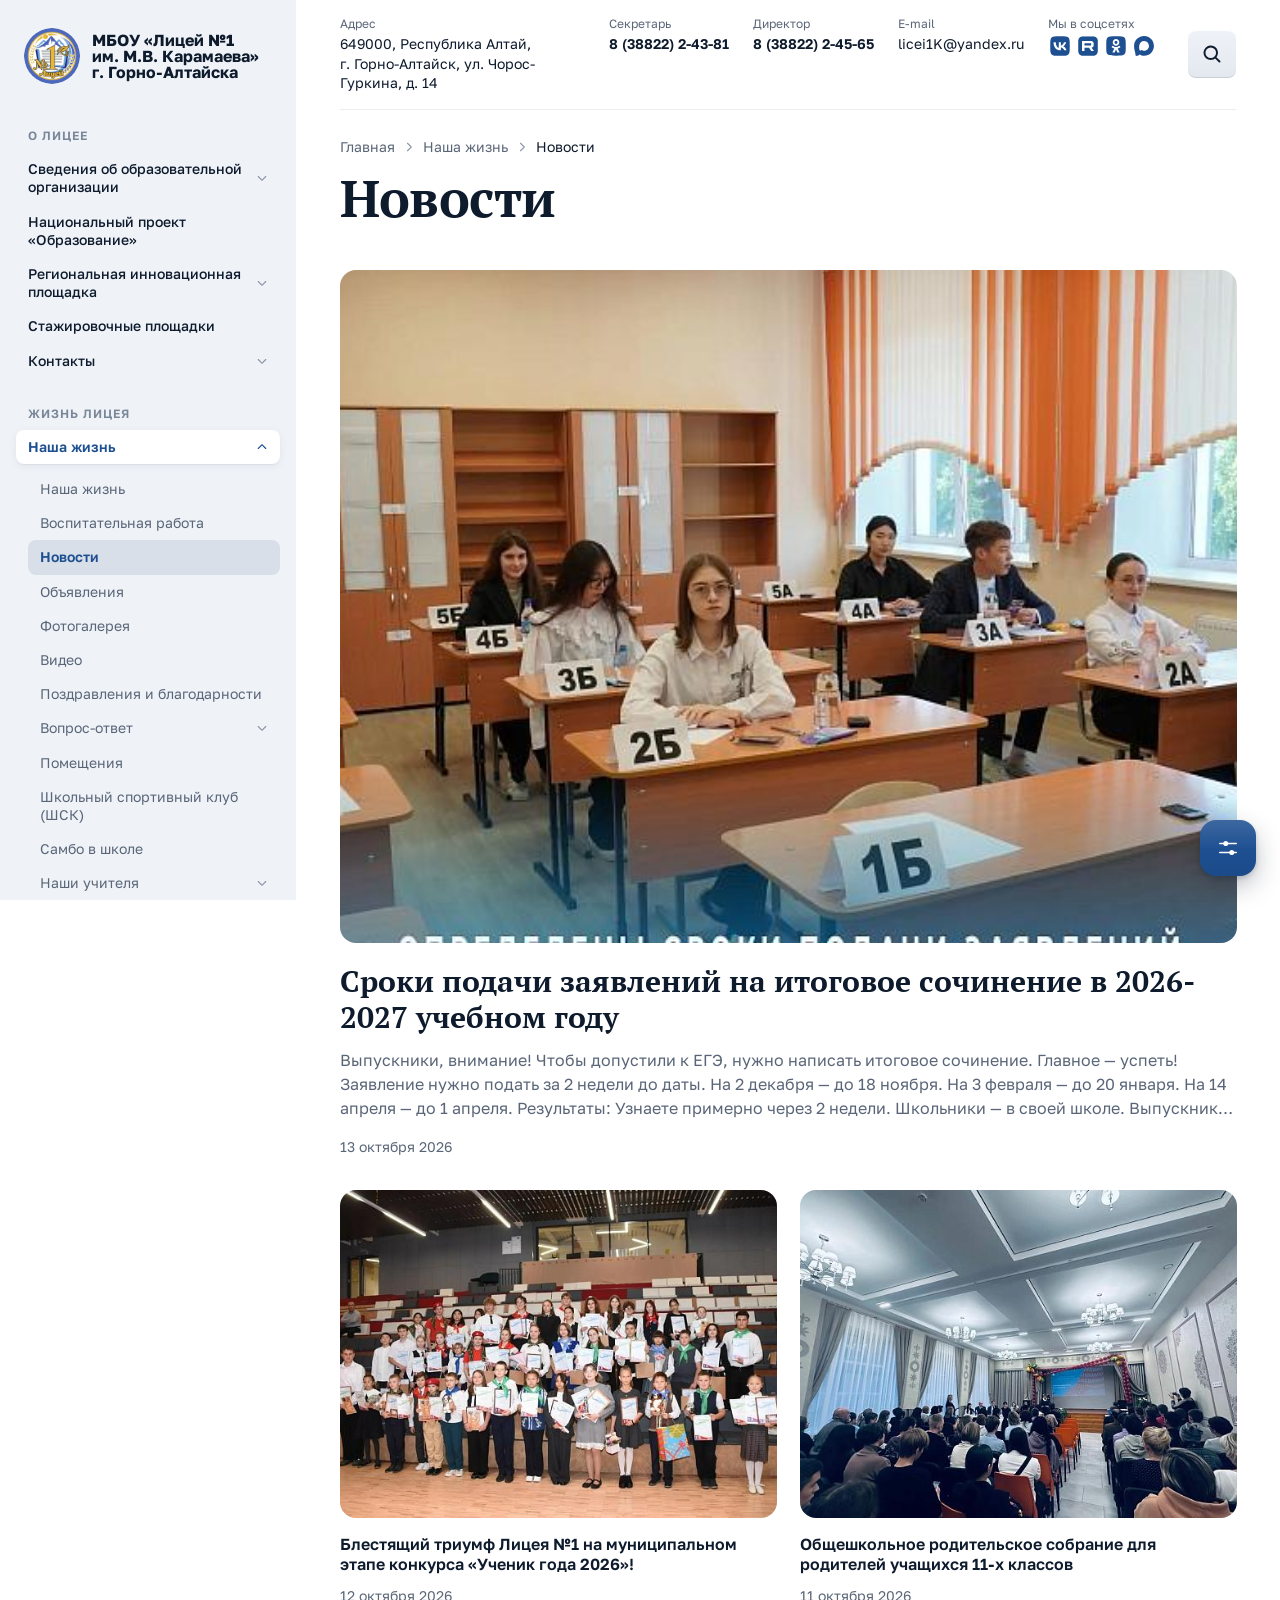
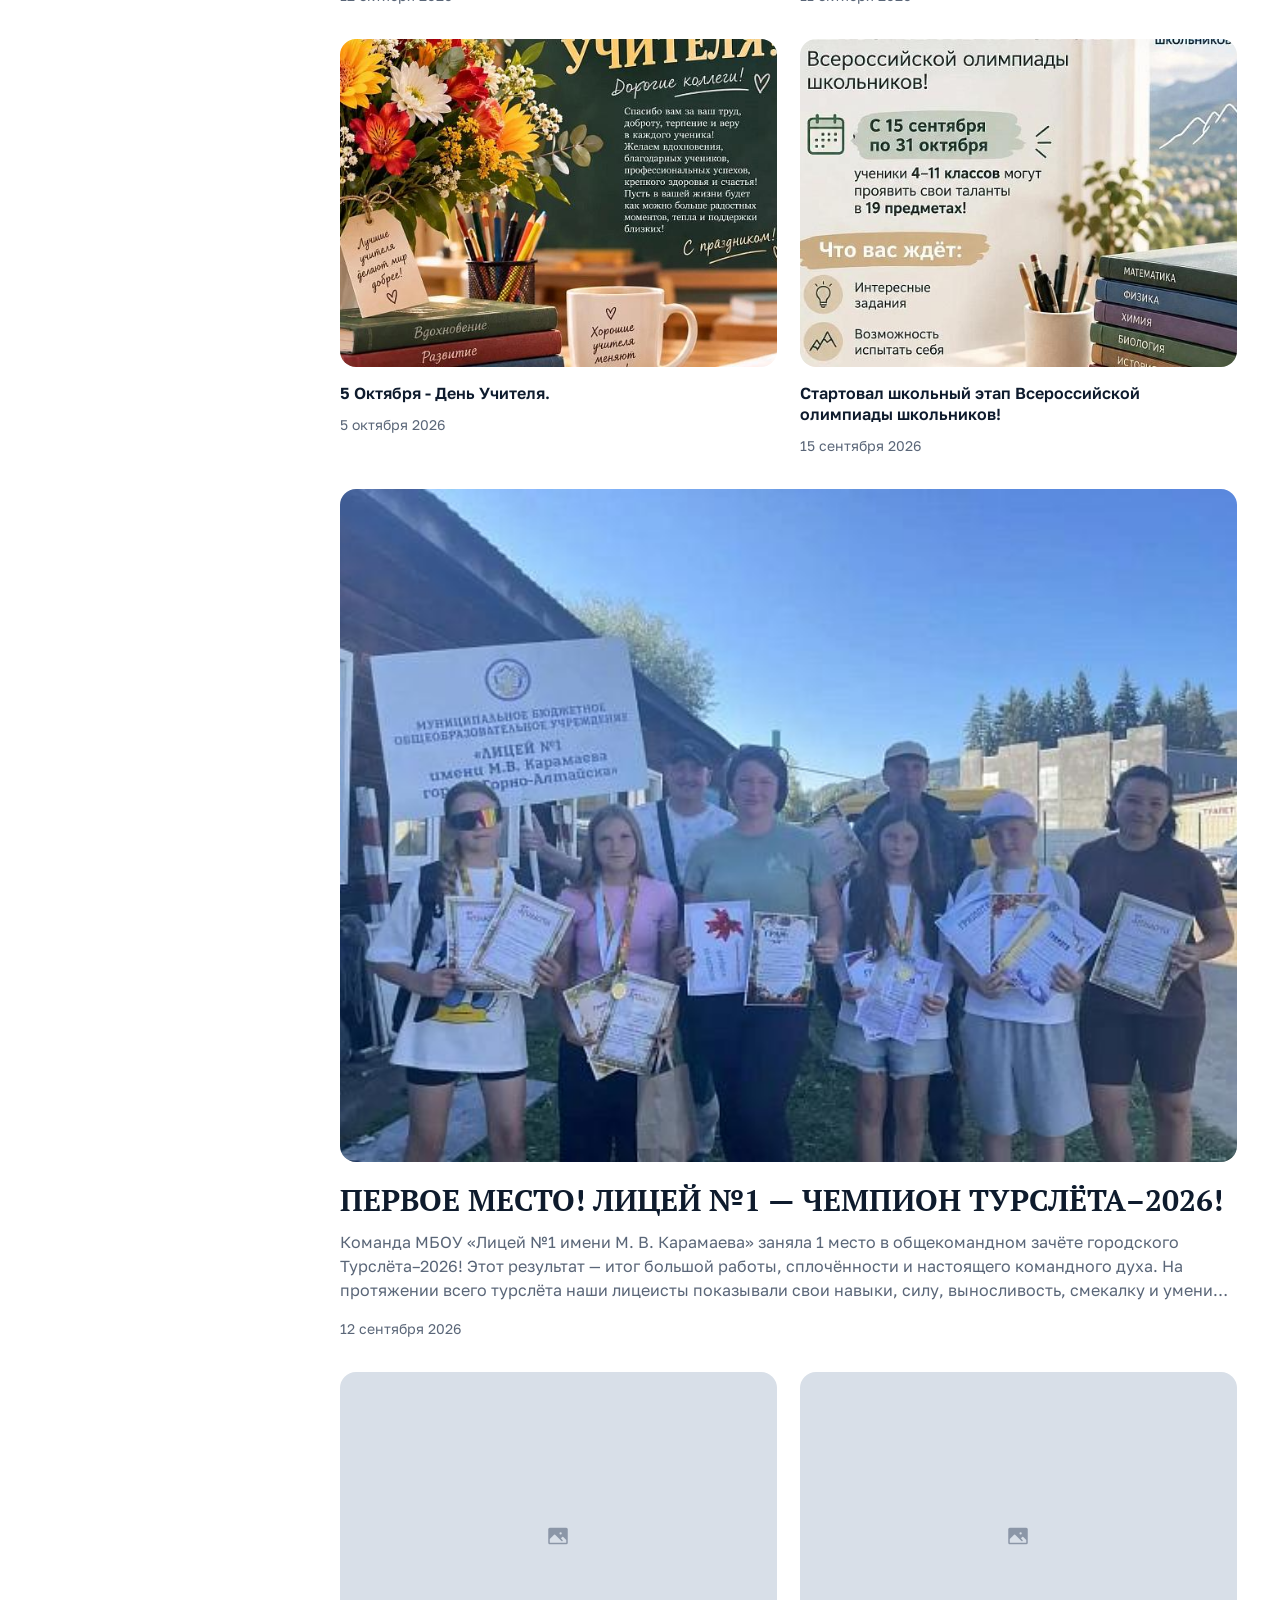
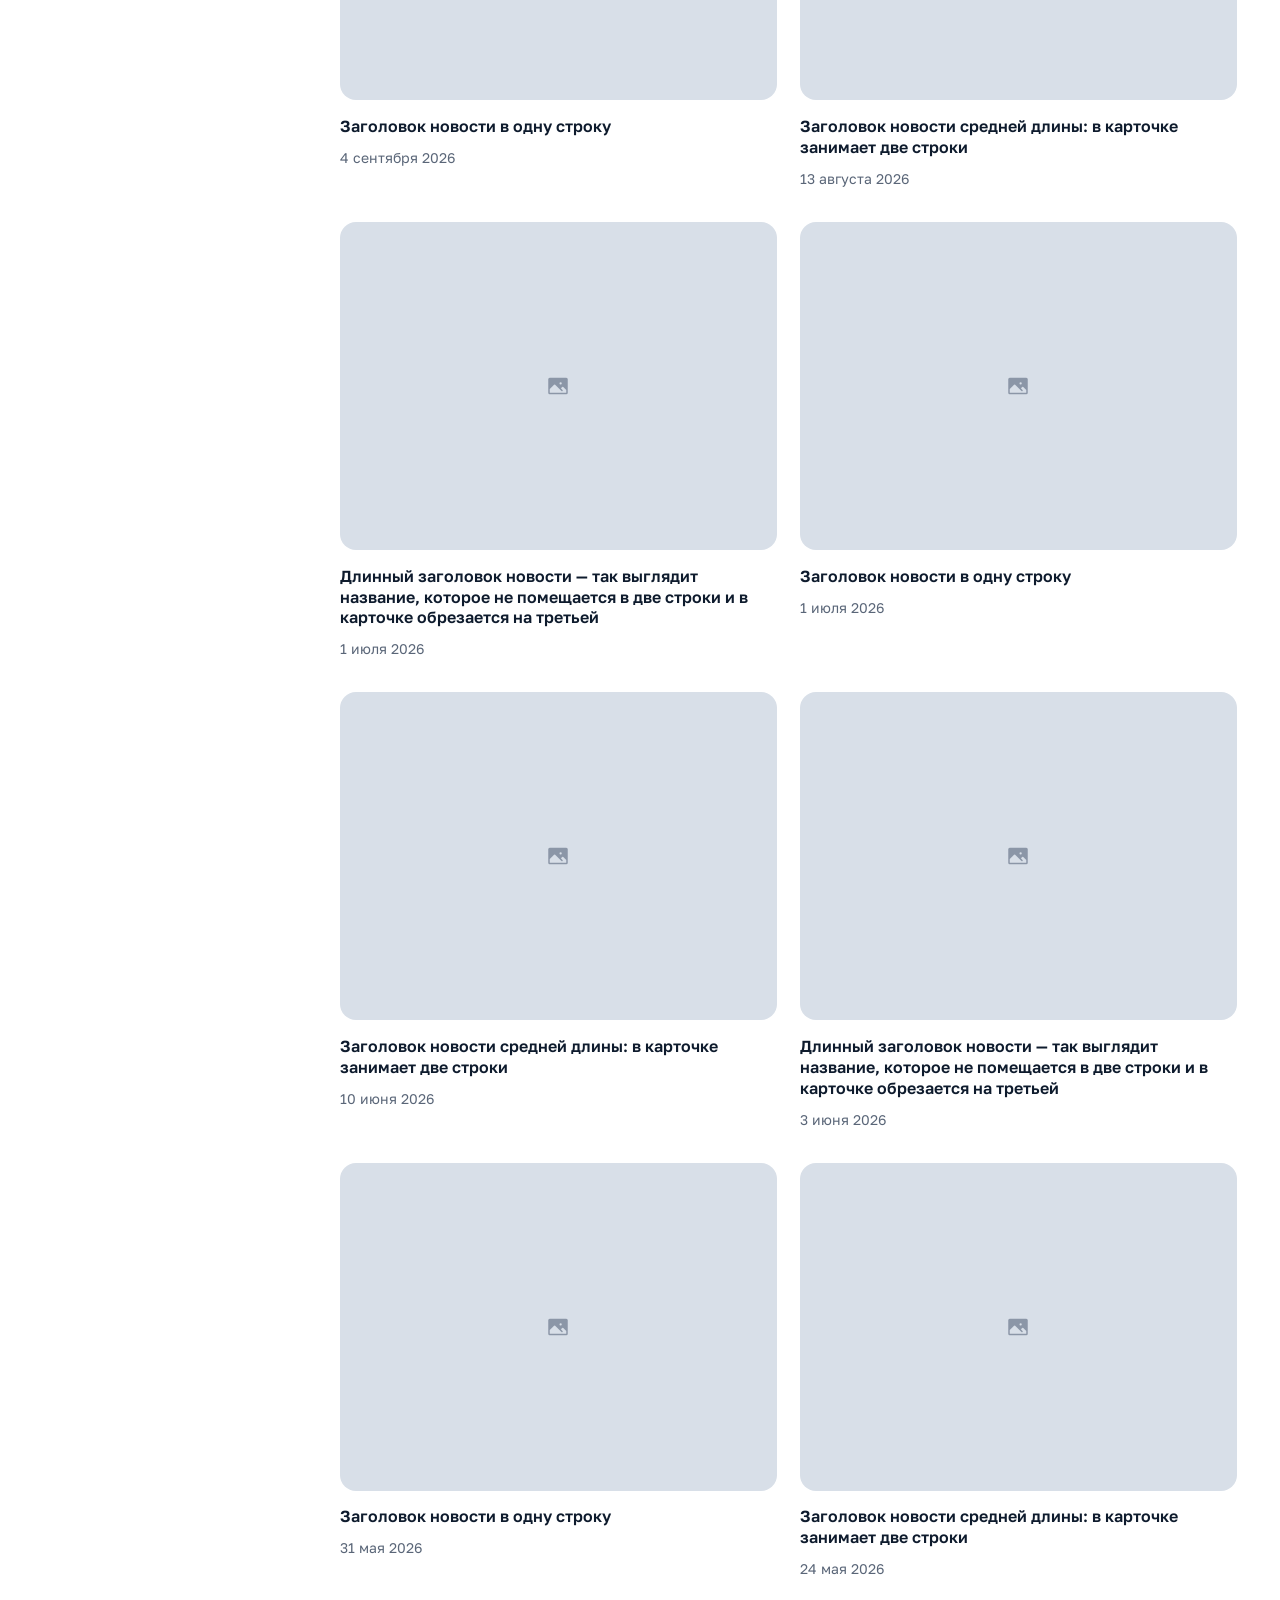
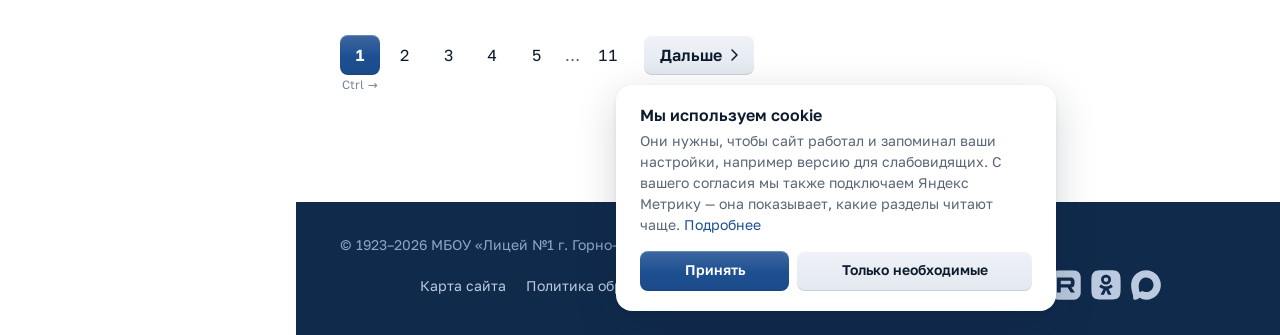
<file: news.html>
<!DOCTYPE html>
<html lang="ru">
<head>
  <meta charset="UTF-8">
  <meta name="robots" content="noindex, nofollow">
  <meta name="viewport" content="width=device-width, initial-scale=1.0">
  <title>Новости — Лицей №1 им. М.В. Карамаева (v5)</title>
  <link rel="stylesheet" href="fonts/fonts.css"><!-- шрифты — с сервера сайта -->
  <link rel="stylesheet" href="tokens.css">
  <link rel="stylesheet" href="site.css">
  <link rel="stylesheet" href="demo-look.css"><!-- только для демо -->
  <script src="demo-look.js"></script><!-- только для демо; первым — сохранённые цвета применяются до отрисовки -->
  <script src="a11y.js"></script><!-- версия для слабовидящих: сохранённые настройки — до отрисовки -->
  <script src="school-data.js"></script>
  <script src="components.js"></script>
  <script src="layout.js"></script>
</head>
<body data-nav="Наша жизнь/Новости">

<!-- Общие части (сайдбар, шапка, подвал) — теги-заглушки, разметку подставляет layout.js -->
<div class="app">
  <site-sidebar></site-sidebar>
  <div class="main">
    <site-header></site-header>

    <main class="content" id="main">

      <!-- ================= ЗАГОЛОВОК СТРАНИЦЫ: хлебные крошки + h1 ================= -->
      <div class="page-head">
        <nav class="crumbs" aria-label="Хлебные крошки">
          <ol>
            <li><a href="./">Главная</a></li>
            <li><a href="#">Наша жизнь</a></li>
            <li><span aria-current="page">Новости</span></li>
          </ol>
        </nav>
        <h1 class="page-title">Новости</h1>
      </div>

      <!-- ================= СПИСОК НОВОСТЕЙ: карточки как на главной ================= -->
      <section class="news-list" aria-label="Список новостей">
        <div class="news-grid" id="news-grid"><!-- строится из NEWS (news-data.js) --></div>
        <nav class="pager" id="pager" aria-label="Страницы новостей"></nav>
      </section>

    </main>

    <site-footer></site-footer>
  </div>
</div>

<demo-look></demo-look><!-- только для демо: панель «Внешний вид» -->

<script src="news-data.js"></script>
<script src="news-articles.js"></script>
<script src="page-news.js"></script>
<script src="site.js"></script>
</body>
</html>
</file>
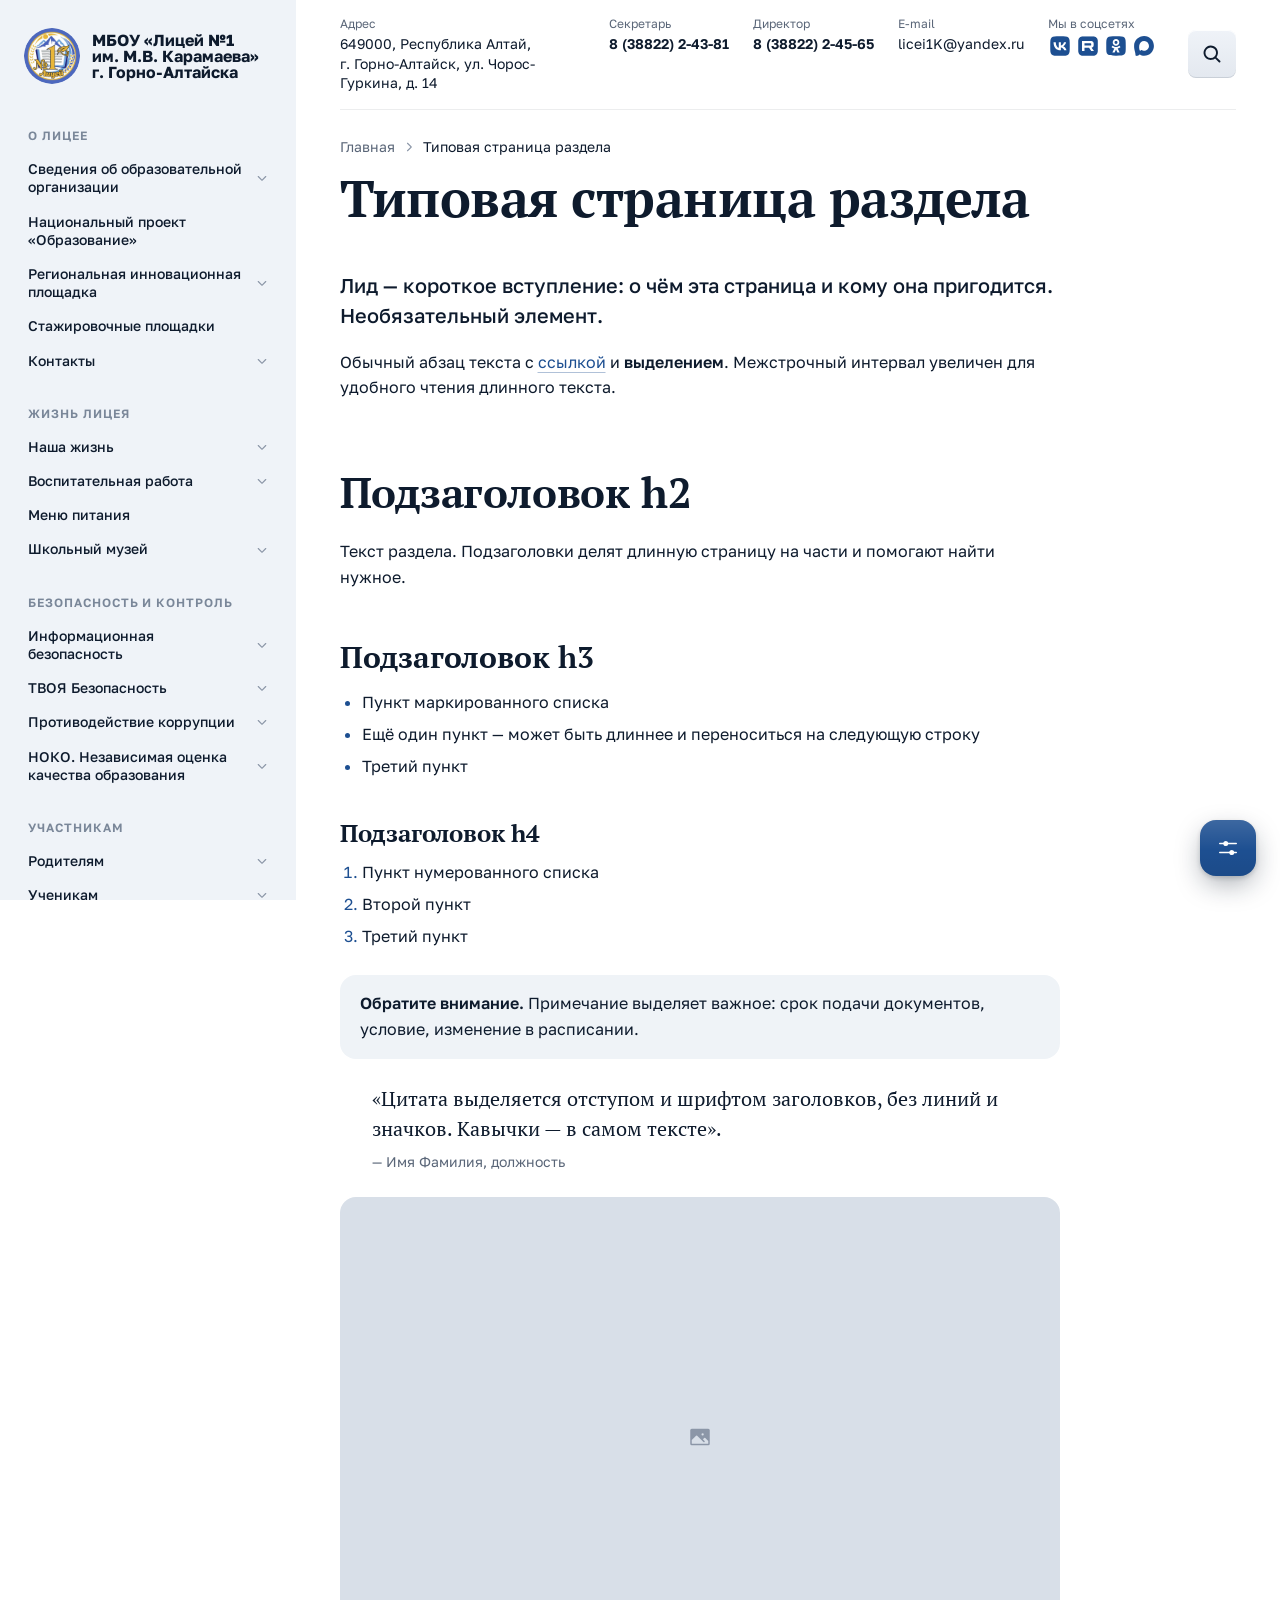
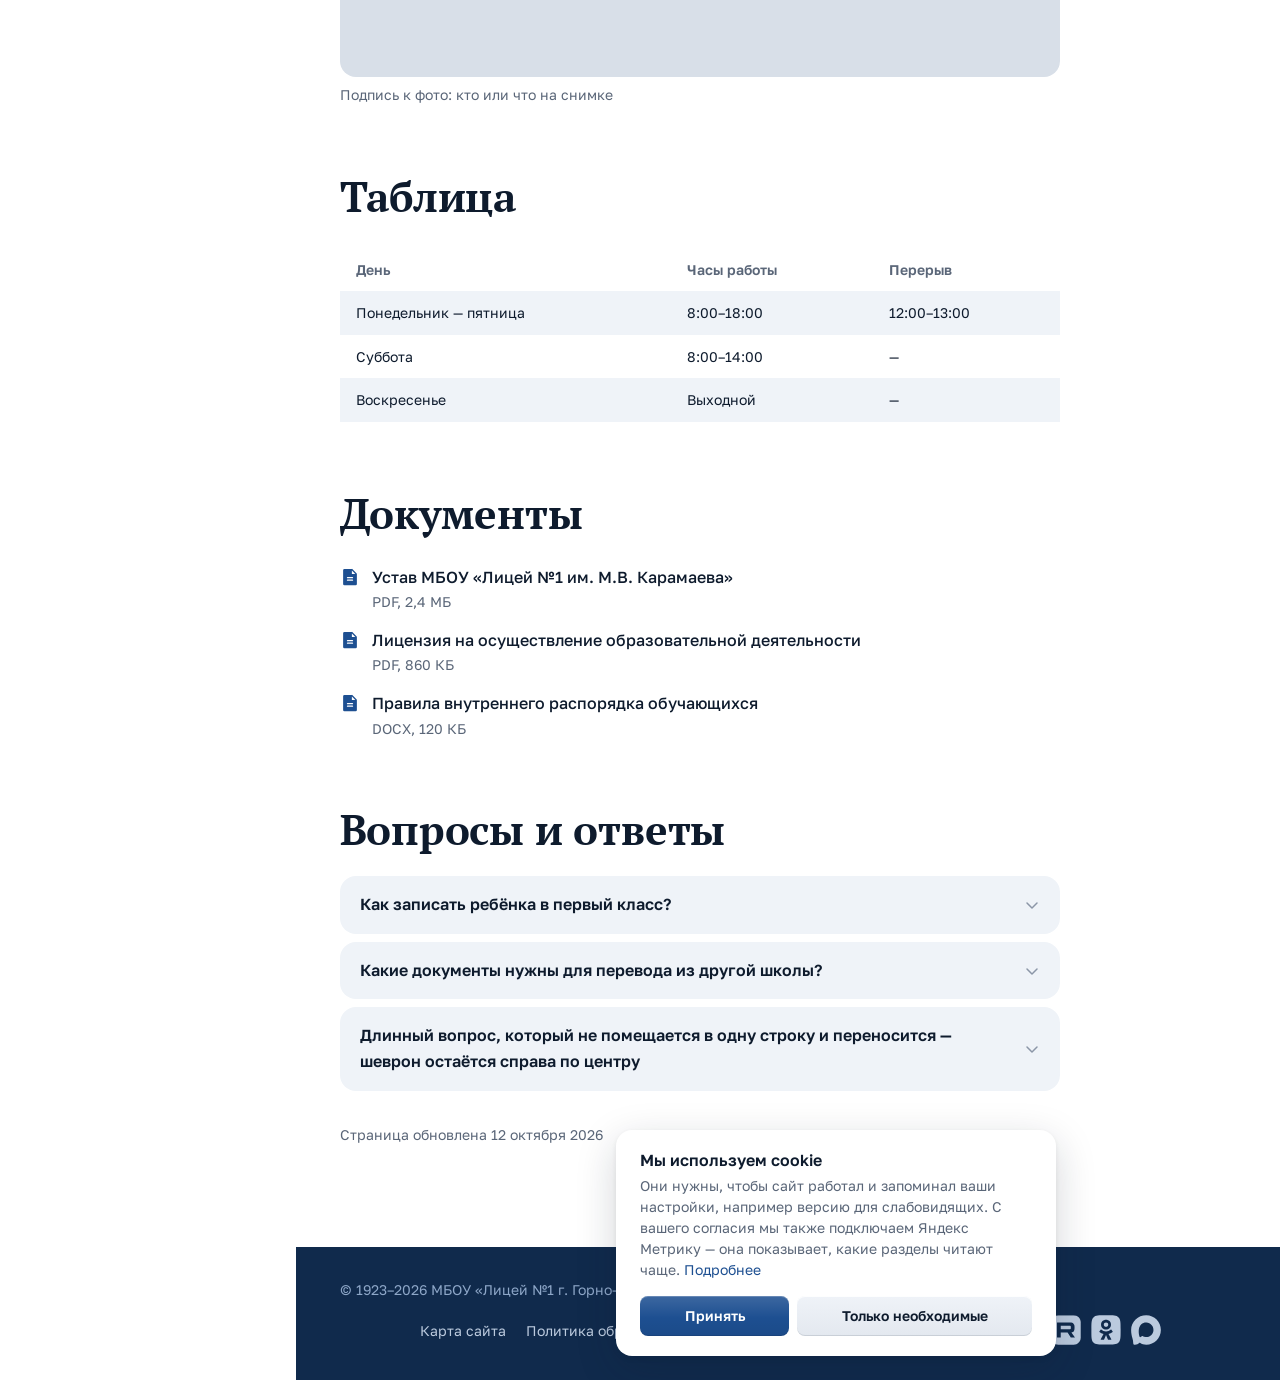
<file: page.html>
<!DOCTYPE html>
<html lang="ru">
<head>
  <meta charset="UTF-8">
  <meta name="robots" content="noindex, nofollow">
  <meta name="viewport" content="width=device-width, initial-scale=1.0">
  <title>Типовая страница раздела — Лицей №1 им. М.В. Карамаева (v5)</title>
  <link rel="stylesheet" href="fonts/fonts.css"><!-- шрифты — с сервера сайта -->
  <link rel="stylesheet" href="tokens.css">
  <link rel="stylesheet" href="site.css">
  <link rel="stylesheet" href="demo-look.css"><!-- только для демо -->
  <script src="demo-look.js"></script><!-- только для демо; первым — сохранённые цвета применяются до отрисовки -->
  <script src="a11y.js"></script><!-- версия для слабовидящих: сохранённые настройки — до отрисовки -->
  <script src="school-data.js"></script>
  <script src="components.js"></script>
  <script src="layout.js"></script>
</head>
<!-- Типовая страница раздела: шаблон для любых текстовых страниц сайта (сведения об организации, документы, страницы разделов).
     Текст набирает редактор в CMS — всё внутри .prose; здесь собраны все элементы, которые он может использовать -->
<body data-nav="Типовая страница раздела">

<!-- Общие части (сайдбар, шапка, подвал) — теги-заглушки, разметку подставляет layout.js -->
<div class="app">
  <site-sidebar></site-sidebar>
  <div class="main">
    <site-header></site-header>

    <main class="content" id="main">

      <!-- ================= ЗАГОЛОВОК СТРАНИЦЫ: хлебные крошки + h1 ================= -->
      <div class="page-head">
        <nav class="crumbs" aria-label="Хлебные крошки">
          <ol>
            <li><a href="./">Главная</a></li>
            <li><span aria-current="page">Типовая страница раздела</span></li>
          </ol>
        </nav>
        <h1 class="page-title">Типовая страница раздела</h1>
      </div>

      <!-- ================= ТЕКСТ СТРАНИЦЫ: из CMS, стили .prose ================= -->
      <div class="page-body prose">
        <p class="article-lead">Лид — короткое вступление: о чём эта страница и кому она пригодится. Необязательный элемент.</p>
        <p>Обычный абзац текста с <a href="#">ссылкой</a> и <strong>выделением</strong>. Межстрочный интервал увеличен для удобного чтения длинного текста.</p>

        <h2>Подзаголовок h2</h2>
        <p>Текст раздела. Подзаголовки делят длинную страницу на части и помогают найти нужное.</p>
        <h3>Подзаголовок h3</h3>
        <ul>
          <li>Пункт маркированного списка</li>
          <li>Ещё один пункт — может быть длиннее и переноситься на следующую строку</li>
          <li>Третий пункт</li>
        </ul>
        <h4>Подзаголовок h4</h4>
        <ol>
          <li>Пункт нумерованного списка</li>
          <li>Второй пункт</li>
          <li>Третий пункт</li>
        </ol>

        <div class="note">
          <p><strong>Обратите внимание.</strong> Примечание выделяет важное: срок подачи документов, условие, изменение в расписании.</p>
        </div>

        <figure>
          <blockquote><p>«Цитата выделяется отступом и шрифтом заголовков, без линий и значков. Кавычки — в самом тексте».</p></blockquote>
          <figcaption>— Имя Фамилия, должность</figcaption>
        </figure>

        <figure>
          <div class="ph"><i class="i i-image" aria-hidden="true"></i></div>
          <figcaption>Подпись к фото: кто или что на снимке</figcaption>
        </figure>

        <h2>Таблица</h2>
        <table>
          <thead><tr><th>День</th><th>Часы работы</th><th>Перерыв</th></tr></thead>
          <tbody>
            <tr><td>Понедельник — пятница</td><td>8:00–18:00</td><td>12:00–13:00</td></tr>
            <tr><td>Суббота</td><td>8:00–14:00</td><td>—</td></tr>
            <tr><td>Воскресенье</td><td>Выходной</td><td>—</td></tr>
          </tbody>
        </table>

        <h2>Документы</h2>
        <ul class="docs">
          <li><a class="doc" href="#"><i class="i i-file" aria-hidden="true"></i><span><span class="doc-name">Устав МБОУ «Лицей №1 им. М.В. Карамаева»</span><span class="doc-meta">PDF, 2,4 МБ</span></span></a></li>
          <li><a class="doc" href="#"><i class="i i-file" aria-hidden="true"></i><span><span class="doc-name">Лицензия на осуществление образовательной деятельности</span><span class="doc-meta">PDF, 860 КБ</span></span></a></li>
          <li><a class="doc" href="#"><i class="i i-file" aria-hidden="true"></i><span><span class="doc-name">Правила внутреннего распорядка обучающихся</span><span class="doc-meta">DOCX, 120 КБ</span></span></a></li>
        </ul>

        <h2>Вопросы и ответы</h2>
        <details class="acc">
          <summary>Как записать ребёнка в первый класс?<i class="i i-down" aria-hidden="true"></i></summary>
          <div class="acc-body"><p>Ответ раскрывается по нажатию. Внутри — обычный текст: абзацы, списки, ссылки.</p></div>
        </details>
        <details class="acc">
          <summary>Какие документы нужны для перевода из другой школы?<i class="i i-down" aria-hidden="true"></i></summary>
          <div class="acc-body">
            <ul>
              <li>Заявление родителя</li>
              <li>Личное дело обучающегося</li>
              <li>Ведомость текущих оценок</li>
            </ul>
          </div>
        </details>
        <details class="acc">
          <summary>Длинный вопрос, который не помещается в одну строку и переносится — шеврон остаётся справа по центру<i class="i i-down" aria-hidden="true"></i></summary>
          <div class="acc-body"><p>Ответ на вопрос.</p></div>
        </details>
      </div>

      <p class="page-updated">Страница обновлена <time datetime="2026-10-12">12 октября 2026</time></p>

    </main>

    <site-footer></site-footer>
  </div>
</div>

<demo-look></demo-look><!-- только для демо: панель «Внешний вид» -->

<script src="site.js"></script>
</body>
</html>
</file>
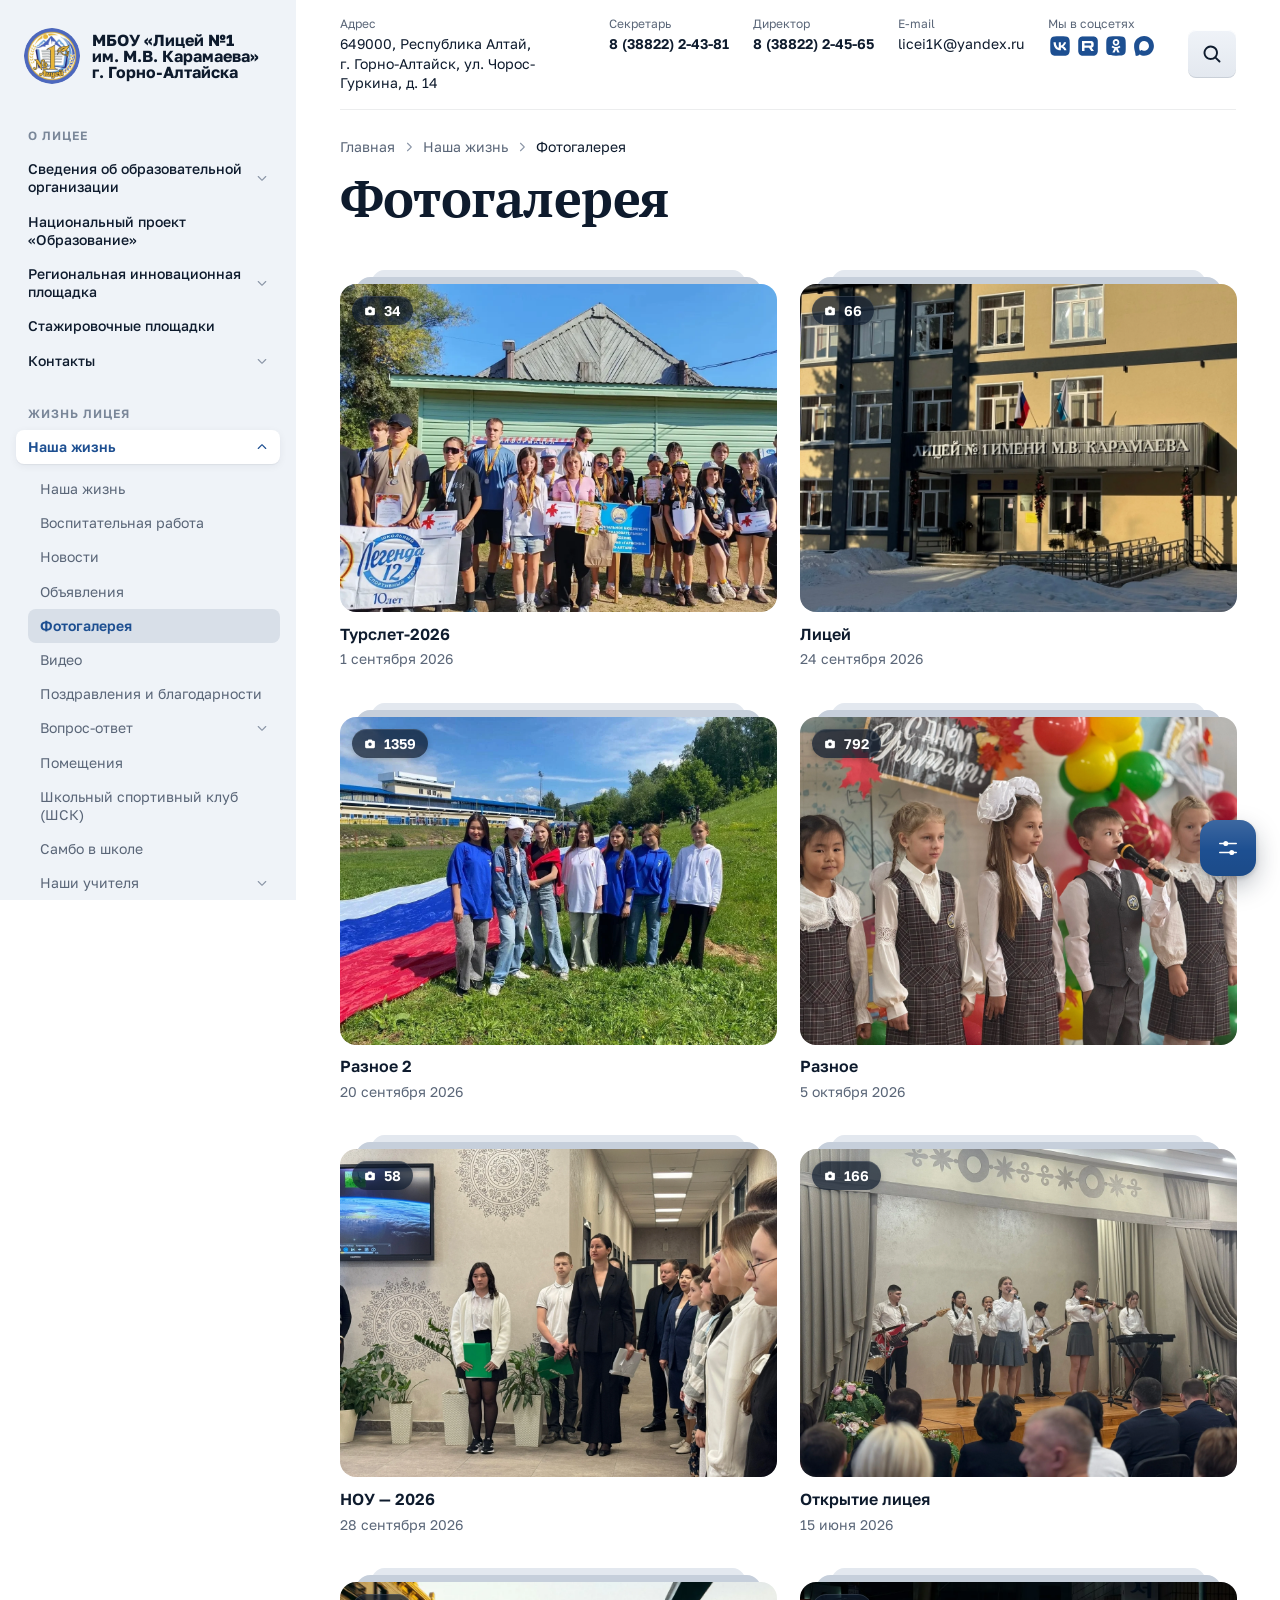
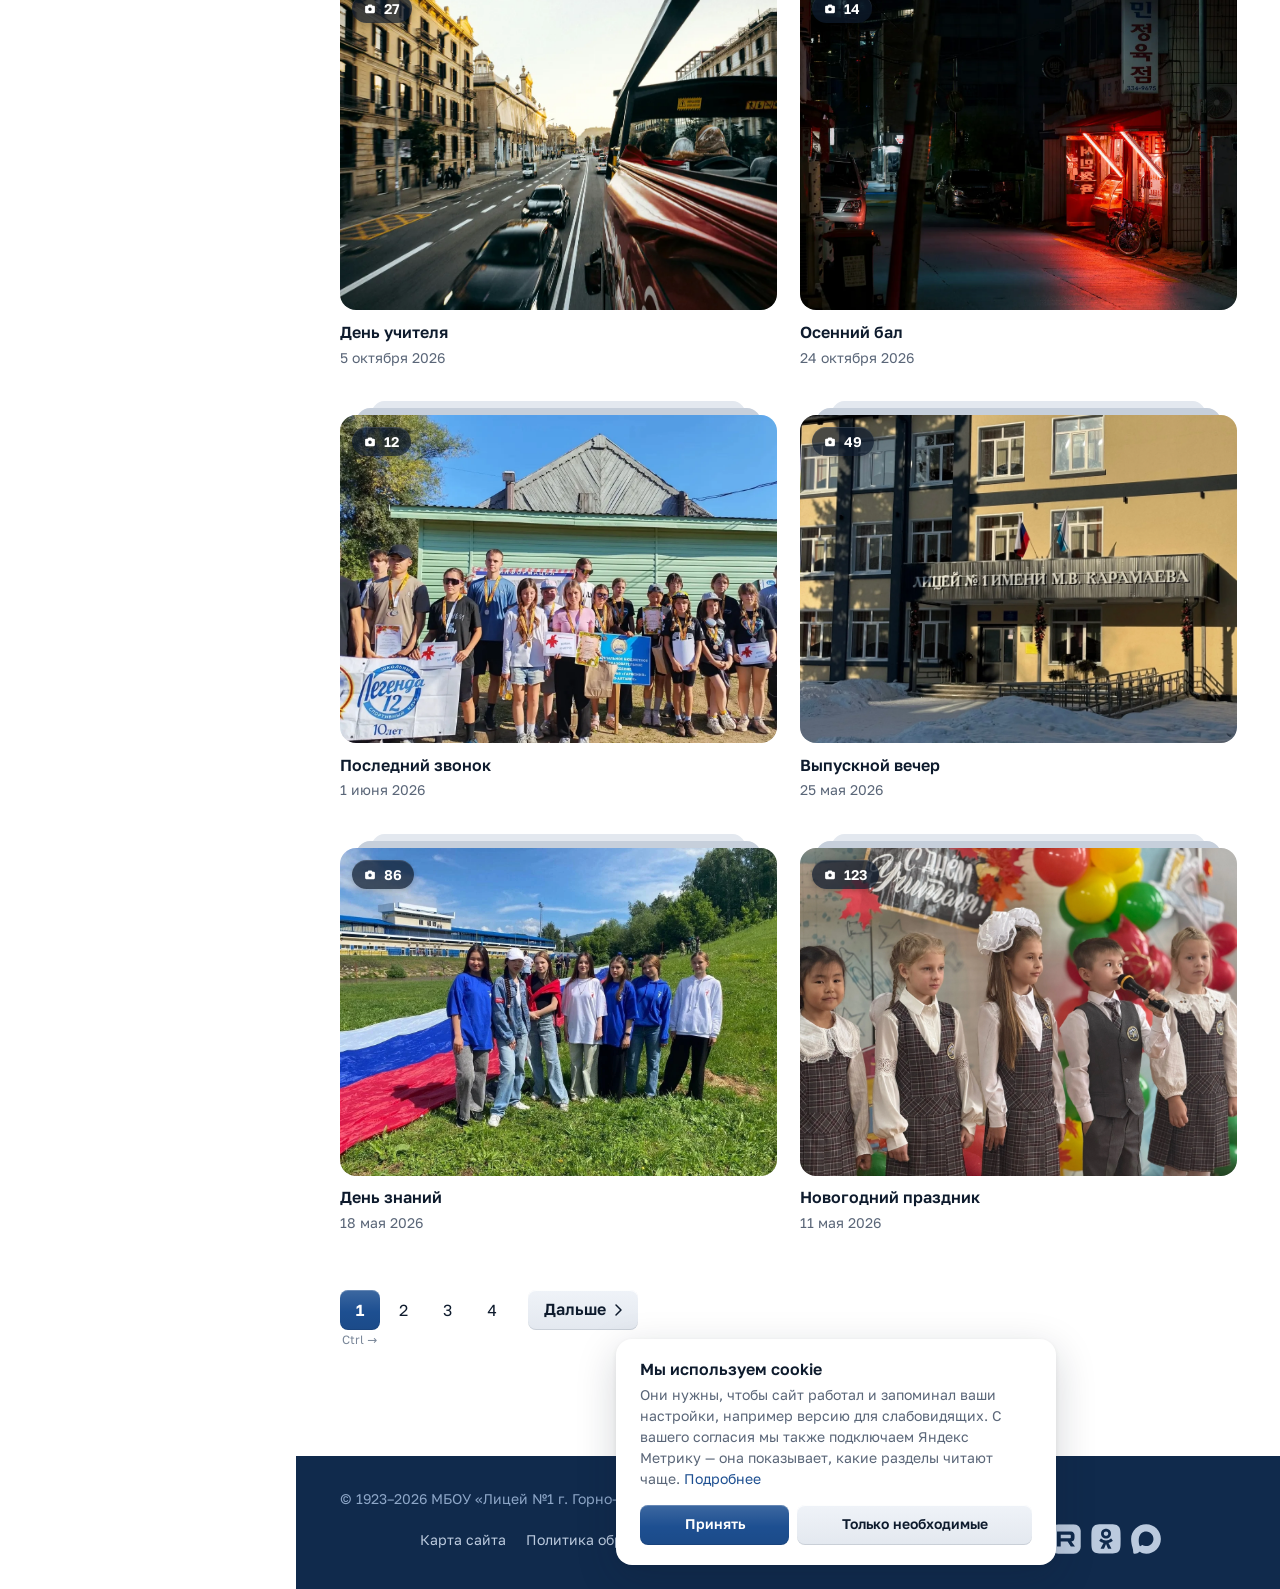
<file: photos.html>
<!DOCTYPE html>
<html lang="ru">
<head>
  <meta charset="UTF-8">
  <meta name="robots" content="noindex, nofollow">
  <meta name="viewport" content="width=device-width, initial-scale=1.0">
  <title>Фотогалерея — Лицей №1 им. М.В. Карамаева (v5)</title>
  <link rel="stylesheet" href="fonts/fonts.css"><!-- шрифты — с сервера сайта -->
  <link rel="stylesheet" href="tokens.css">
  <link rel="stylesheet" href="site.css">
  <link rel="stylesheet" href="demo-look.css"><!-- только для демо -->
  <script src="demo-look.js"></script><!-- только для демо; первым — сохранённые цвета применяются до отрисовки -->
  <script src="a11y.js"></script><!-- версия для слабовидящих: сохранённые настройки — до отрисовки -->
  <script src="school-data.js"></script>
  <script src="components.js"></script>
  <script src="layout.js"></script>
</head>
<body data-nav="Наша жизнь/Фотогалерея">

<!-- Общие части (сайдбар, шапка, подвал) — теги-заглушки, разметку подставляет layout.js -->
<div class="app">
  <site-sidebar></site-sidebar>
  <div class="main">
    <site-header></site-header>

    <main class="content" id="main">

      <!-- ================= ЗАГОЛОВОК СТРАНИЦЫ: хлебные крошки + h1 ================= -->
      <div class="page-head">
        <nav class="crumbs" aria-label="Хлебные крошки">
          <ol>
            <li><a href="./">Главная</a></li>
            <li><a href="#">Наша жизнь</a></li>
            <li><span aria-current="page">Фотогалерея</span></li>
          </ol>
        </nav>
        <h1 class="page-title">Фотогалерея</h1>
      </div>

      <!-- ================= СПИСОК ФОТОАЛЬБОМОВ: карточки как в блоке «Фото» на главной ================= -->
      <section class="media-list" aria-label="Фотоальбомы">
        <div class="media-grid" id="album-grid"><!-- строится из ALBUMS (photo-data.js) --></div>
        <nav class="pager" id="pager" aria-label="Страницы фотогалереи"></nav>
      </section>

    </main>

    <site-footer></site-footer>
  </div>
</div>

<demo-look></demo-look><!-- только для демо: панель «Внешний вид» -->

<script src="photo-data.js"></script>
<script src="page-photos.js"></script>
<script src="site.js"></script>
</body>
</html>
</file>
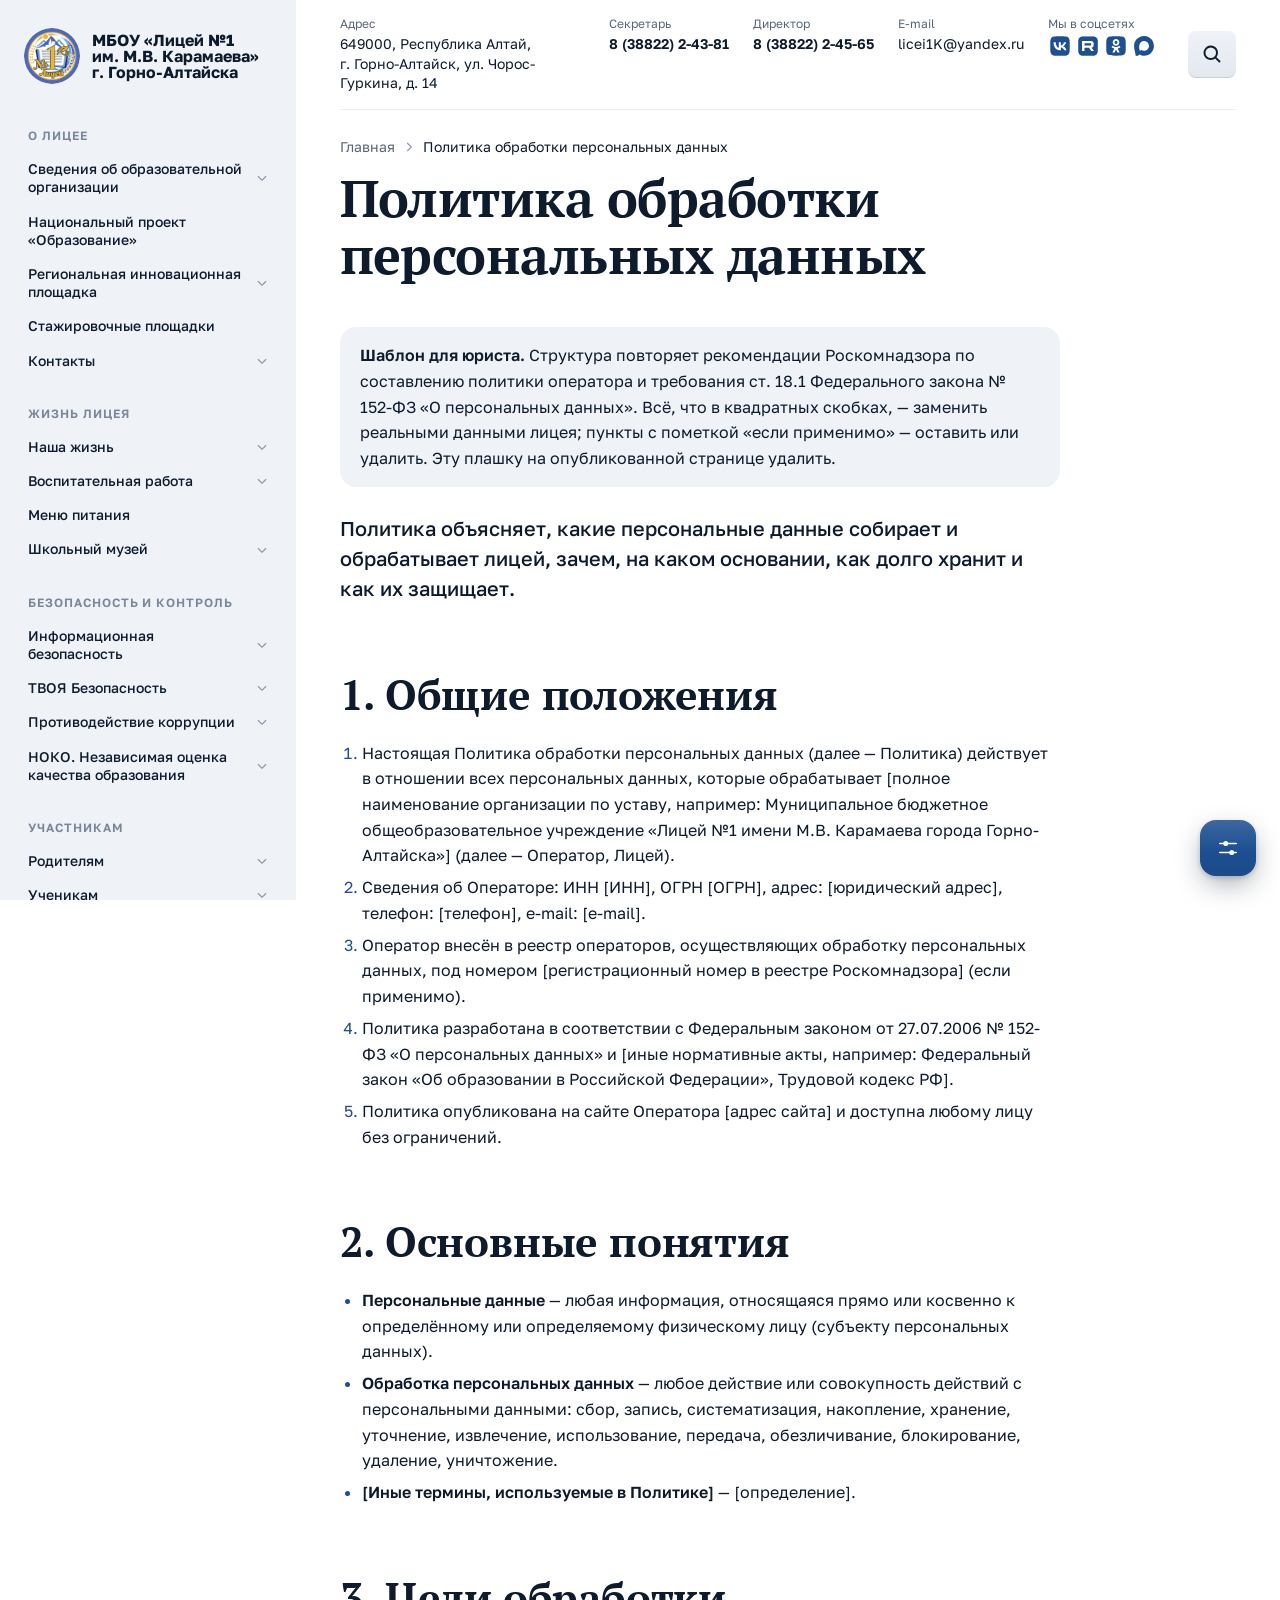
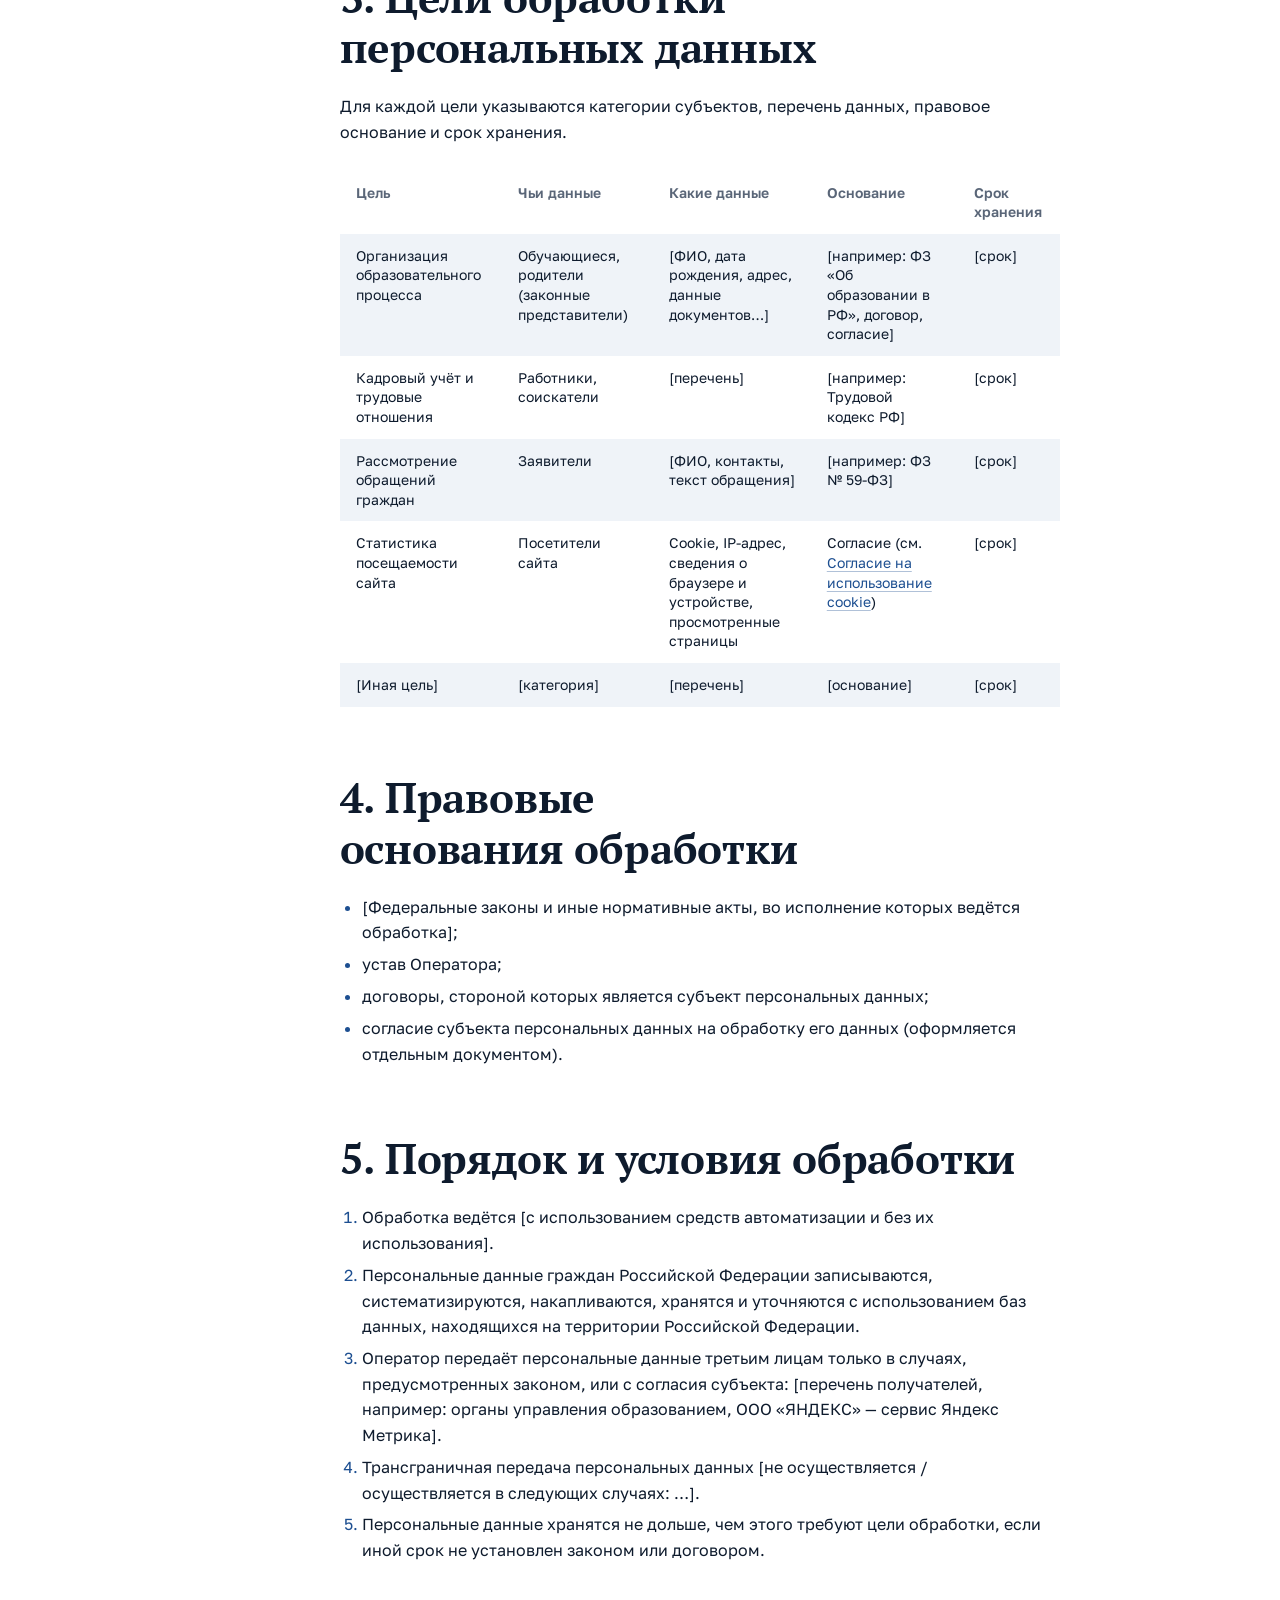
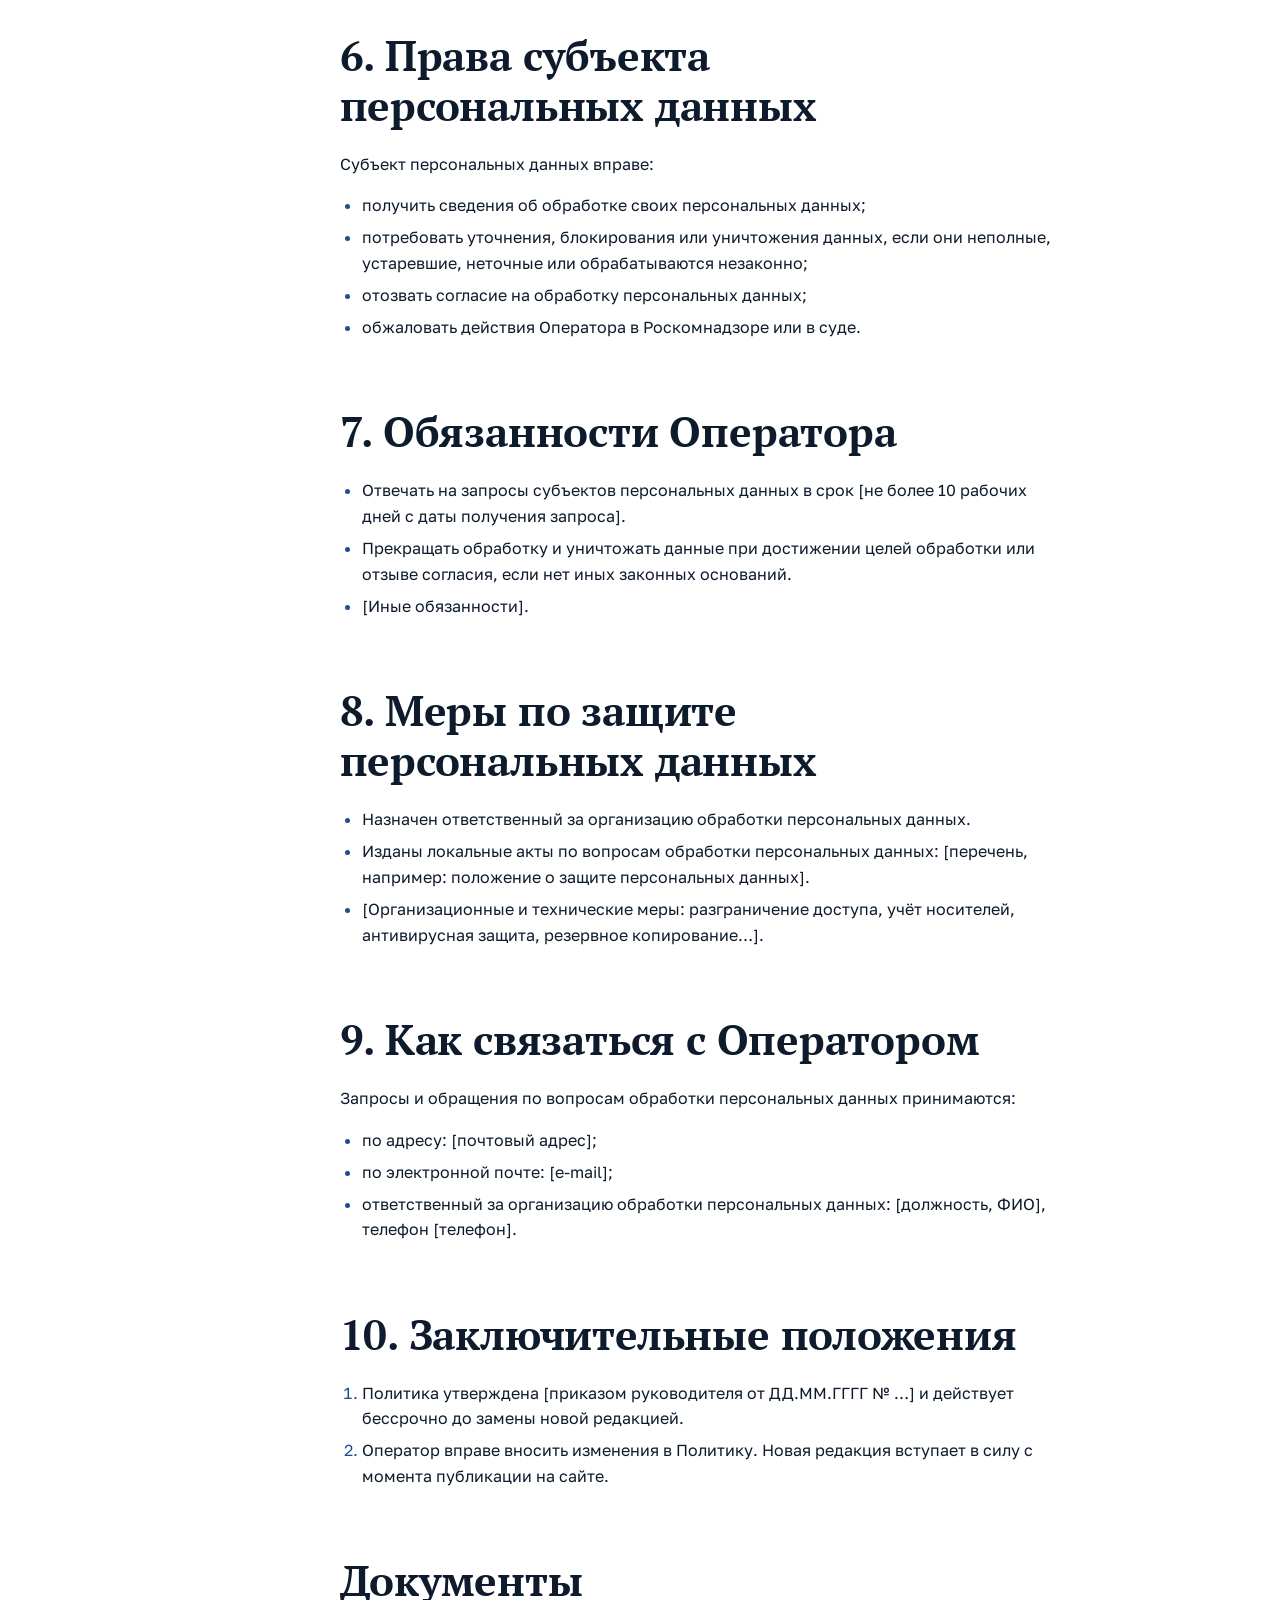
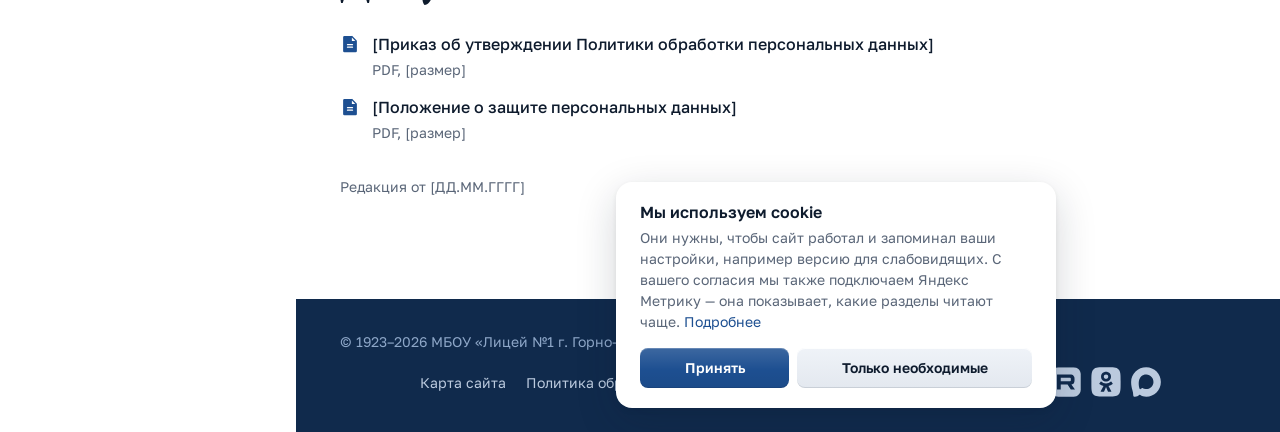
<file: privacy.html>
<!DOCTYPE html>
<html lang="ru">
<head>
  <meta charset="UTF-8">
  <meta name="robots" content="noindex, nofollow">
  <meta name="viewport" content="width=device-width, initial-scale=1.0">
  <title>Политика обработки персональных данных — Лицей №1 им. М.В. Карамаева (v5)</title>
  <link rel="stylesheet" href="fonts/fonts.css"><!-- шрифты — с сервера сайта -->
  <link rel="stylesheet" href="tokens.css">
  <link rel="stylesheet" href="site.css">
  <link rel="stylesheet" href="demo-look.css"><!-- только для демо -->
  <script src="demo-look.js"></script><!-- только для демо; первым — сохранённые цвета применяются до отрисовки -->
  <script src="a11y.js"></script><!-- версия для слабовидящих: сохранённые настройки — до отрисовки -->
  <script src="school-data.js"></script>
  <script src="components.js"></script>
  <script src="layout.js"></script>
</head>
<!-- Политика обработки персональных данных (ч. 2 ст. 18.1 152-ФЗ): текстовая страница по шаблону типовой. Сейчас — шаблон для юриста:
     структура документа, данные лицея — в [квадратных скобках]. Ссылка — в подвале каждой страницы и со страницы согласия на cookie -->
<body>

<!-- Общие части (сайдбар, шапка, подвал) — теги-заглушки, разметку подставляет layout.js -->
<div class="app">
  <site-sidebar></site-sidebar>
  <div class="main">
    <site-header></site-header>

    <main class="content" id="main">

      <!-- ================= ЗАГОЛОВОК СТРАНИЦЫ: хлебные крошки + h1 ================= -->
      <div class="page-head">
        <nav class="crumbs" aria-label="Хлебные крошки">
          <ol>
            <li><a href="./">Главная</a></li>
            <li><span aria-current="page">Политика обработки персональных данных</span></li>
          </ol>
        </nav>
        <h1 class="page-title">Политика обработки персональных данных</h1>
      </div>

      <!-- ================= ТЕКСТ: шаблон для юриста — структура документа и места для данных лицея в [квадратных скобках] ================= -->
      <div class="page-body prose">
        <div class="note">
          <p><strong>Шаблон для юриста.</strong> Структура повторяет рекомендации Роскомнадзора по составлению политики оператора и требования ст. 18.1 Федерального закона № 152-ФЗ «О персональных данных». Всё, что в квадратных скобках, — заменить реальными данными лицея; пункты с пометкой «если применимо» — оставить или удалить. Эту плашку на опубликованной странице удалить.</p>
        </div>

        <p class="article-lead">Политика объясняет, какие персональные данные собирает и обрабатывает лицей, зачем, на каком основании, как долго хранит и как их защищает.</p>

        <h2>1. Общие положения</h2>
        <ol>
          <li>Настоящая Политика обработки персональных данных (далее — Политика) действует в отношении всех персональных данных, которые обрабатывает [полное наименование организации по уставу, например: Муниципальное бюджетное общеобразовательное учреждение «Лицей №1 имени М.В. Карамаева города Горно-Алтайска»] (далее — Оператор, Лицей).</li>
          <li>Сведения об Операторе: ИНН [ИНН], ОГРН [ОГРН], адрес: [юридический адрес], телефон: [телефон], e-mail: [e-mail].</li>
          <li>Оператор внесён в реестр операторов, осуществляющих обработку персональных данных, под номером [регистрационный номер в реестре Роскомнадзора] (если применимо).</li>
          <li>Политика разработана в соответствии с Федеральным законом от 27.07.2006 № 152-ФЗ «О персональных данных» и [иные нормативные акты, например: Федеральный закон «Об образовании в Российской Федерации», Трудовой кодекс РФ].</li>
          <li>Политика опубликована на сайте Оператора [адрес сайта] и доступна любому лицу без ограничений.</li>
        </ol>

        <h2>2. Основные понятия</h2>
        <ul>
          <li><strong>Персональные данные</strong> — любая информация, относящаяся прямо или косвенно к определённому или определяемому физическому лицу (субъекту персональных данных).</li>
          <li><strong>Обработка персональных данных</strong> — любое действие или совокупность действий с персональными данными: сбор, запись, систематизация, накопление, хранение, уточнение, извлечение, использование, передача, обезличивание, блокирование, удаление, уничтожение.</li>
          <li><strong>[Иные термины, используемые в Политике]</strong> — [определение].</li>
        </ul>

        <h2>3. Цели обработки персональных данных</h2>
        <p>Для каждой цели указываются категории субъектов, перечень данных, правовое основание и срок хранения.</p>
        <table>
          <thead><tr><th>Цель</th><th>Чьи данные</th><th>Какие данные</th><th>Основание</th><th>Срок хранения</th></tr></thead>
          <tbody>
            <tr><td>Организация образовательного процесса</td><td>Обучающиеся, родители (законные представители)</td><td>[ФИО, дата рождения, адрес, данные документов…]</td><td>[например: ФЗ «Об образовании в РФ», договор, согласие]</td><td>[срок]</td></tr>
            <tr><td>Кадровый учёт и трудовые отношения</td><td>Работники, соискатели</td><td>[перечень]</td><td>[например: Трудовой кодекс РФ]</td><td>[срок]</td></tr>
            <tr><td>Рассмотрение обращений граждан</td><td>Заявители</td><td>[ФИО, контакты, текст обращения]</td><td>[например: ФЗ № 59-ФЗ]</td><td>[срок]</td></tr>
            <tr><td>Статистика посещаемости сайта</td><td>Посетители сайта</td><td>Cookie, IP-адрес, сведения о браузере и устройстве, просмотренные страницы</td><td>Согласие (см. <a href="cookies.html">Согласие на использование cookie</a>)</td><td>[срок]</td></tr>
            <tr><td>[Иная цель]</td><td>[категория]</td><td>[перечень]</td><td>[основание]</td><td>[срок]</td></tr>
          </tbody>
        </table>

        <h2>4. Правовые основания обработки</h2>
        <ul>
          <li>[Федеральные законы и иные нормативные акты, во исполнение которых ведётся обработка];</li>
          <li>устав Оператора;</li>
          <li>договоры, стороной которых является субъект персональных данных;</li>
          <li>согласие субъекта персональных данных на обработку его данных (оформляется отдельным документом).</li>
        </ul>

        <h2>5. Порядок и условия обработки</h2>
        <ol>
          <li>Обработка ведётся [с использованием средств автоматизации и без их использования].</li>
          <li>Персональные данные граждан Российской Федерации записываются, систематизируются, накапливаются, хранятся и уточняются с использованием баз данных, находящихся на территории Российской Федерации.</li>
          <li>Оператор передаёт персональные данные третьим лицам только в случаях, предусмотренных законом, или с согласия субъекта: [перечень получателей, например: органы управления образованием, ООО «ЯНДЕКС» — сервис Яндекс Метрика].</li>
          <li>Трансграничная передача персональных данных [не осуществляется / осуществляется в следующих случаях: …].</li>
          <li>Персональные данные хранятся не дольше, чем этого требуют цели обработки, если иной срок не установлен законом или договором.</li>
        </ol>

        <h2>6. Права субъекта персональных данных</h2>
        <p>Субъект персональных данных вправе:</p>
        <ul>
          <li>получить сведения об обработке своих персональных данных;</li>
          <li>потребовать уточнения, блокирования или уничтожения данных, если они неполные, устаревшие, неточные или обрабатываются незаконно;</li>
          <li>отозвать согласие на обработку персональных данных;</li>
          <li>обжаловать действия Оператора в Роскомнадзоре или в суде.</li>
        </ul>

        <h2>7. Обязанности Оператора</h2>
        <ul>
          <li>Отвечать на запросы субъектов персональных данных в срок [не более 10 рабочих дней с даты получения запроса].</li>
          <li>Прекращать обработку и уничтожать данные при достижении целей обработки или отзыве согласия, если нет иных законных оснований.</li>
          <li>[Иные обязанности].</li>
        </ul>

        <h2>8. Меры по защите персональных данных</h2>
        <ul>
          <li>Назначен ответственный за организацию обработки персональных данных.</li>
          <li>Изданы локальные акты по вопросам обработки персональных данных: [перечень, например: положение о защите персональных данных].</li>
          <li>[Организационные и технические меры: разграничение доступа, учёт носителей, антивирусная защита, резервное копирование…].</li>
        </ul>

        <h2>9. Как связаться с Оператором</h2>
        <p>Запросы и обращения по вопросам обработки персональных данных принимаются:</p>
        <ul>
          <li>по адресу: [почтовый адрес];</li>
          <li>по электронной почте: [e-mail];</li>
          <li>ответственный за организацию обработки персональных данных: [должность, ФИО], телефон [телефон].</li>
        </ul>

        <h2>10. Заключительные положения</h2>
        <ol>
          <li>Политика утверждена [приказом руководителя от ДД.ММ.ГГГГ № …] и действует бессрочно до замены новой редакцией.</li>
          <li>Оператор вправе вносить изменения в Политику. Новая редакция вступает в силу с момента публикации на сайте.</li>
        </ol>

        <h2>Документы</h2>
        <ul class="docs">
          <li><a class="doc" href="#"><i class="i i-file" aria-hidden="true"></i><span><span class="doc-name">[Приказ об утверждении Политики обработки персональных данных]</span><span class="doc-meta">PDF, [размер]</span></span></a></li>
          <li><a class="doc" href="#"><i class="i i-file" aria-hidden="true"></i><span><span class="doc-name">[Положение о защите персональных данных]</span><span class="doc-meta">PDF, [размер]</span></span></a></li>
        </ul>
      </div>

      <p class="page-updated">Редакция от <time datetime="2026-11-21">[ДД.ММ.ГГГГ]</time></p>

    </main>

    <site-footer></site-footer>
  </div>
</div>

<demo-look></demo-look><!-- только для демо: панель «Внешний вид» -->

<script src="site.js"></script>
</body>
</html>
</file>
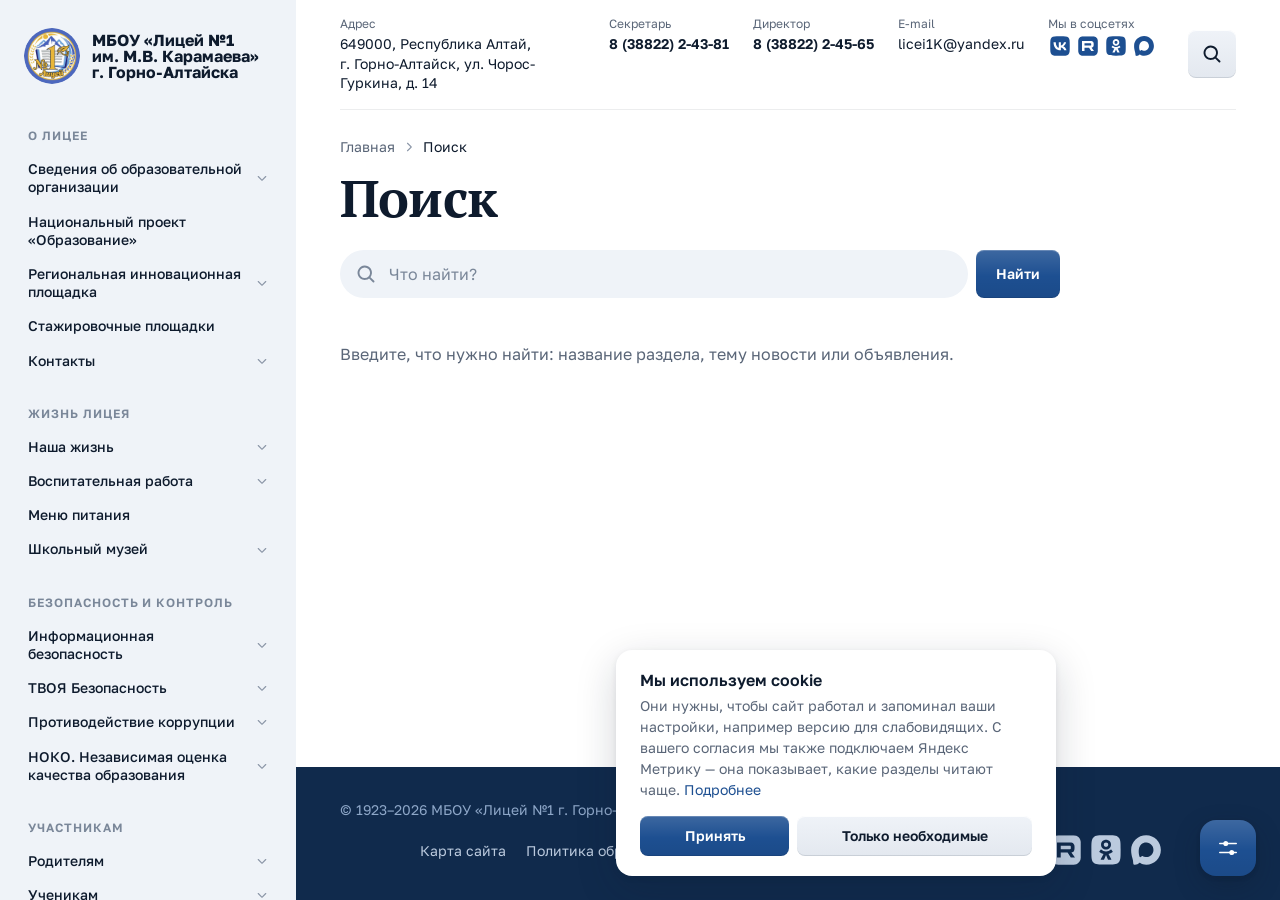
<file: search.html>
<!DOCTYPE html>
<html lang="ru">
<head>
  <meta charset="UTF-8">
  <meta name="robots" content="noindex, nofollow">
  <meta name="viewport" content="width=device-width, initial-scale=1.0">
  <title>Поиск — Лицей №1 им. М.В. Карамаева (v5)</title>
  <link rel="stylesheet" href="fonts/fonts.css"><!-- шрифты — с сервера сайта -->
  <link rel="stylesheet" href="tokens.css">
  <link rel="stylesheet" href="site.css">
  <link rel="stylesheet" href="vendor/fancybox/fancybox.css"><!-- плеер для найденных видео -->
  <link rel="stylesheet" href="demo-look.css"><!-- только для демо -->
  <script src="demo-look.js"></script><!-- только для демо; первым — сохранённые цвета применяются до отрисовки -->
  <script src="a11y.js"></script><!-- версия для слабовидящих: сохранённые настройки — до отрисовки -->
  <script src="school-data.js"></script>
  <script src="components.js"></script>
  <script src="layout.js"></script>
</head>
<body>

<!-- Общие части (сайдбар, шапка, подвал) — теги-заглушки, разметку подставляет layout.js -->
<div class="app">
  <site-sidebar></site-sidebar>
  <div class="main">
    <site-header></site-header>

    <main class="content" id="main">

      <!-- ================= ЗАГОЛОВОК: крошки, h1, поле с запросом ================= -->
      <div class="page-head">
        <nav class="crumbs" aria-label="Хлебные крошки">
          <ol>
            <li><a href="./">Главная</a></li>
            <li><span aria-current="page">Поиск</span></li>
          </ol>
        </nav>
        <h1 class="page-title">Поиск</h1>
        <!-- поле с текстом запроса — уточнить его, не возвращаясь к шапке (то же поле .search, что в шапке, и кнопка) -->
        <form class="search-form" role="search" action="search.html">
          <div class="search">
            <label class="sr-only" for="search-q">Поиск по сайту</label>
            <i class="i i-search" aria-hidden="true"></i>
            <input id="search-q" name="q" type="search" placeholder="Что найти?">
          </div>
          <button class="btn btn-lg btn-primary" type="submit">Найти</button>
        </form>
      </div>

      <!-- ================= РЕЗУЛЬТАТЫ: итог, фильтр по типу, список, пагинация; пусто — «ничего не нашлось». Строит page-search.js ================= -->
      <section class="search-results" aria-label="Результаты поиска">
        <p class="search-summary" id="search-summary" aria-live="polite"></p>
        <nav class="search-filters" id="search-filters" aria-label="Тип результатов"></nav>
        <ul class="ann-list search-list" id="search-list"></ul>
        <div class="search-empty" id="search-empty" hidden></div>
        <nav class="pager" id="pager" aria-label="Страницы результатов"></nav>
      </section>

    </main>

    <site-footer></site-footer>
  </div>
</div>

<demo-look></demo-look><!-- только для демо: панель «Внешний вид» -->

<script src="news-data.js"></script>
<script src="news-articles.js"></script>
<script src="ann-data.js"></script>
<script src="photo-data.js"></script>
<script src="video-data.js"></script>
<script src="vendor/fancybox/fancybox.umd.js"></script>
<script src="fancybox-setup.js"></script>
<script src="page-search.js"></script>
<script src="site.js"></script>
</body>
</html>
</file>
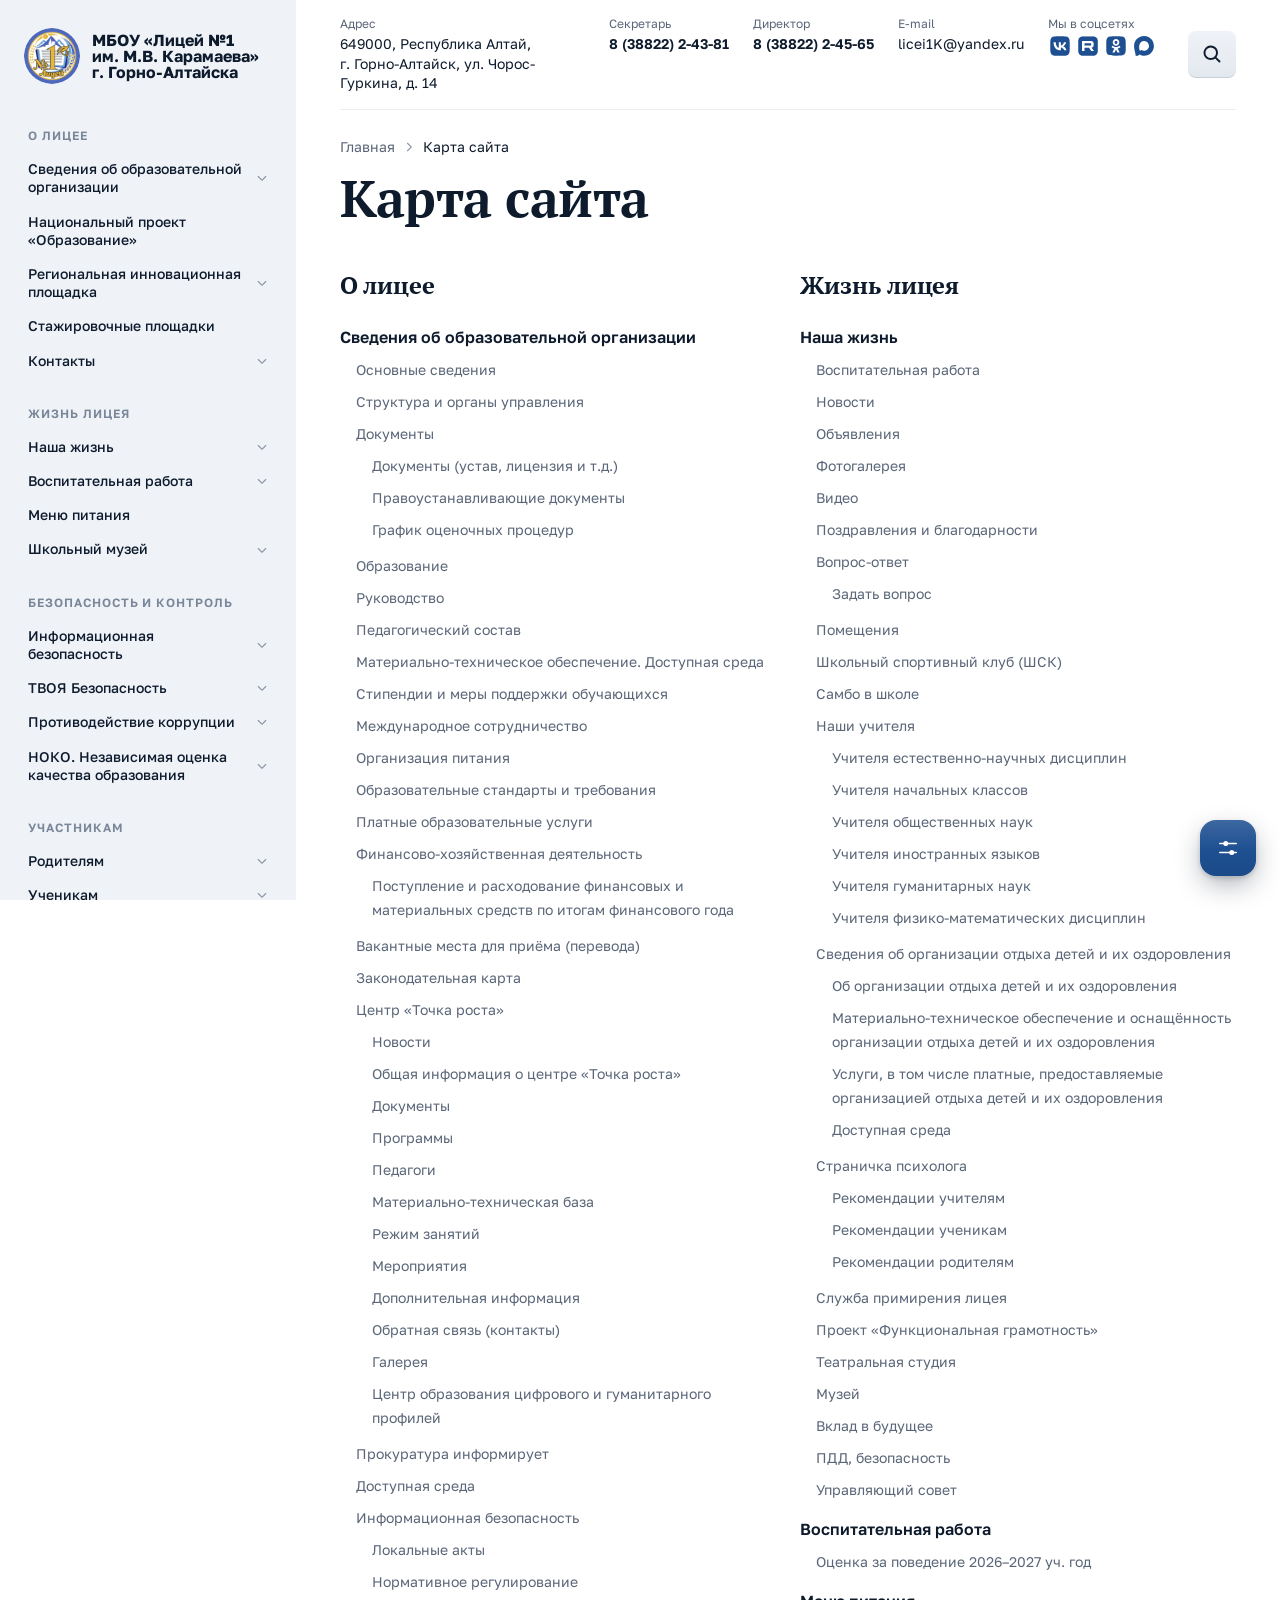
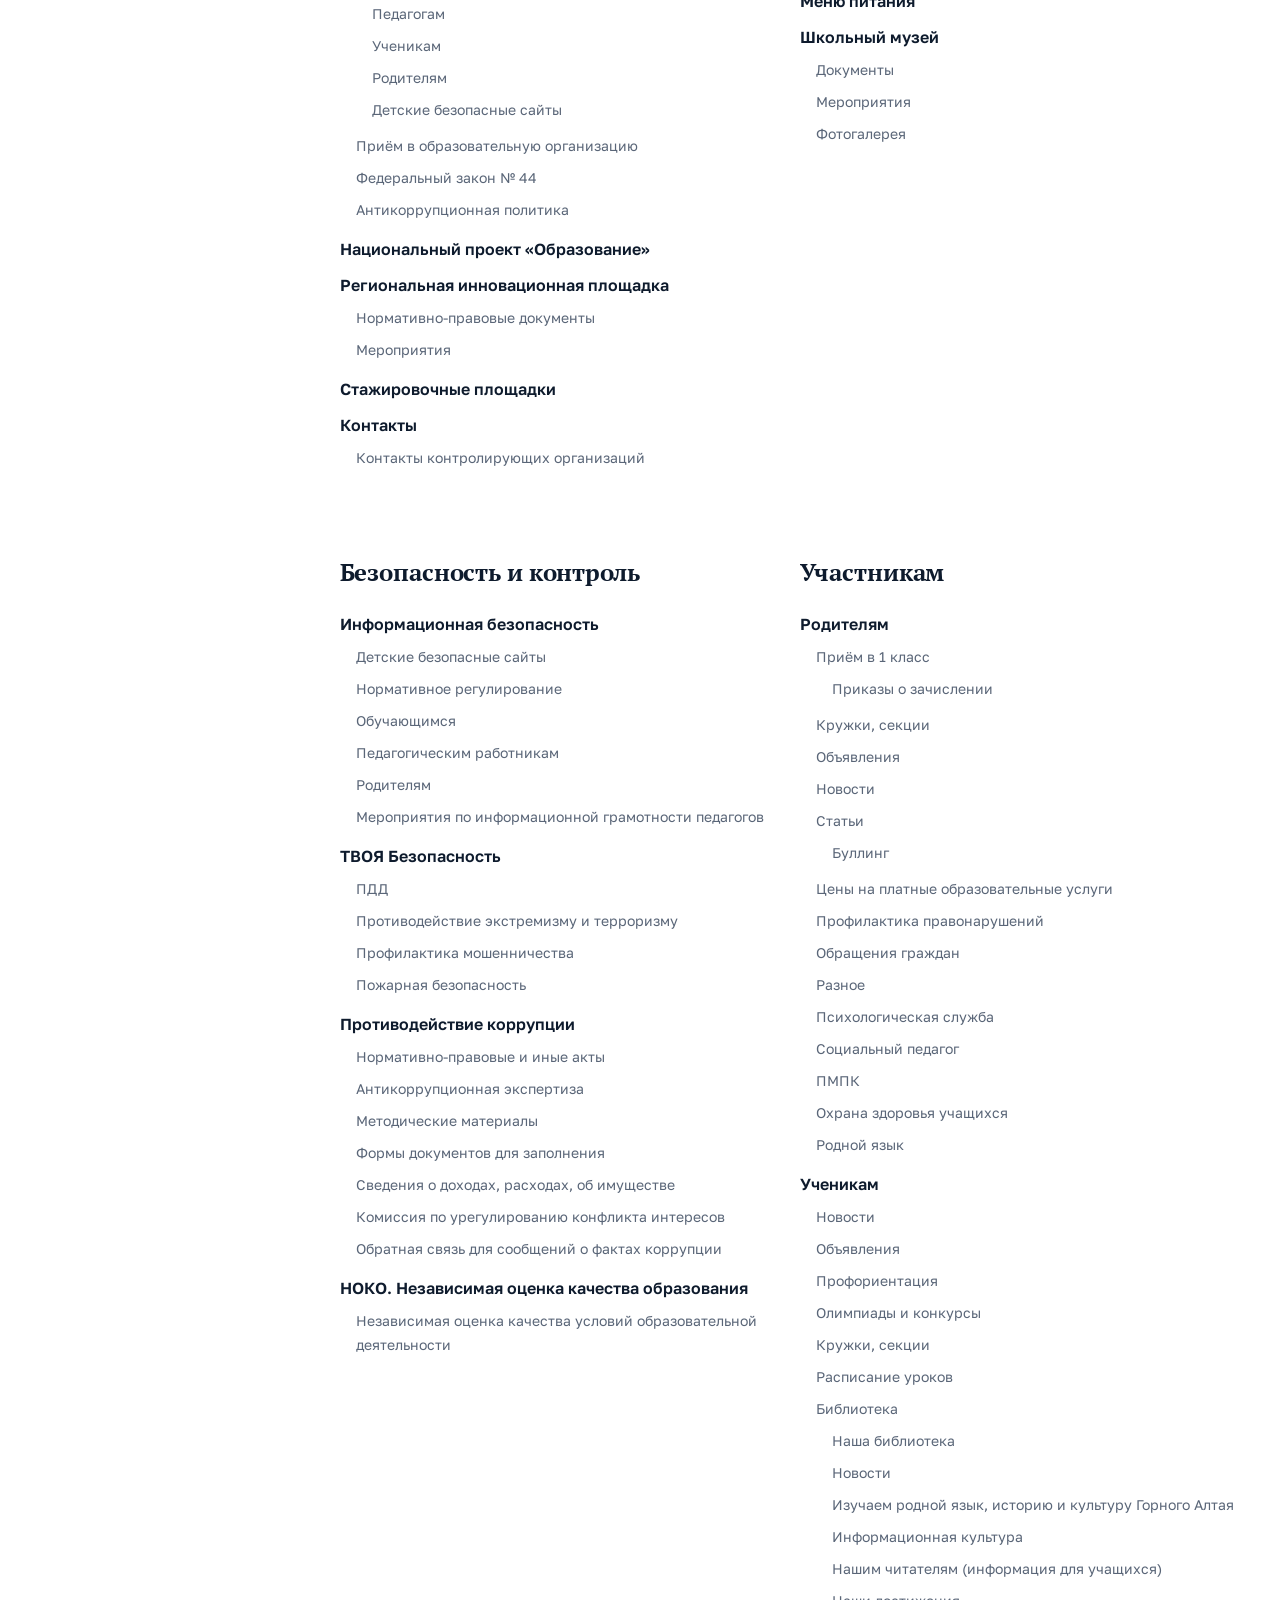
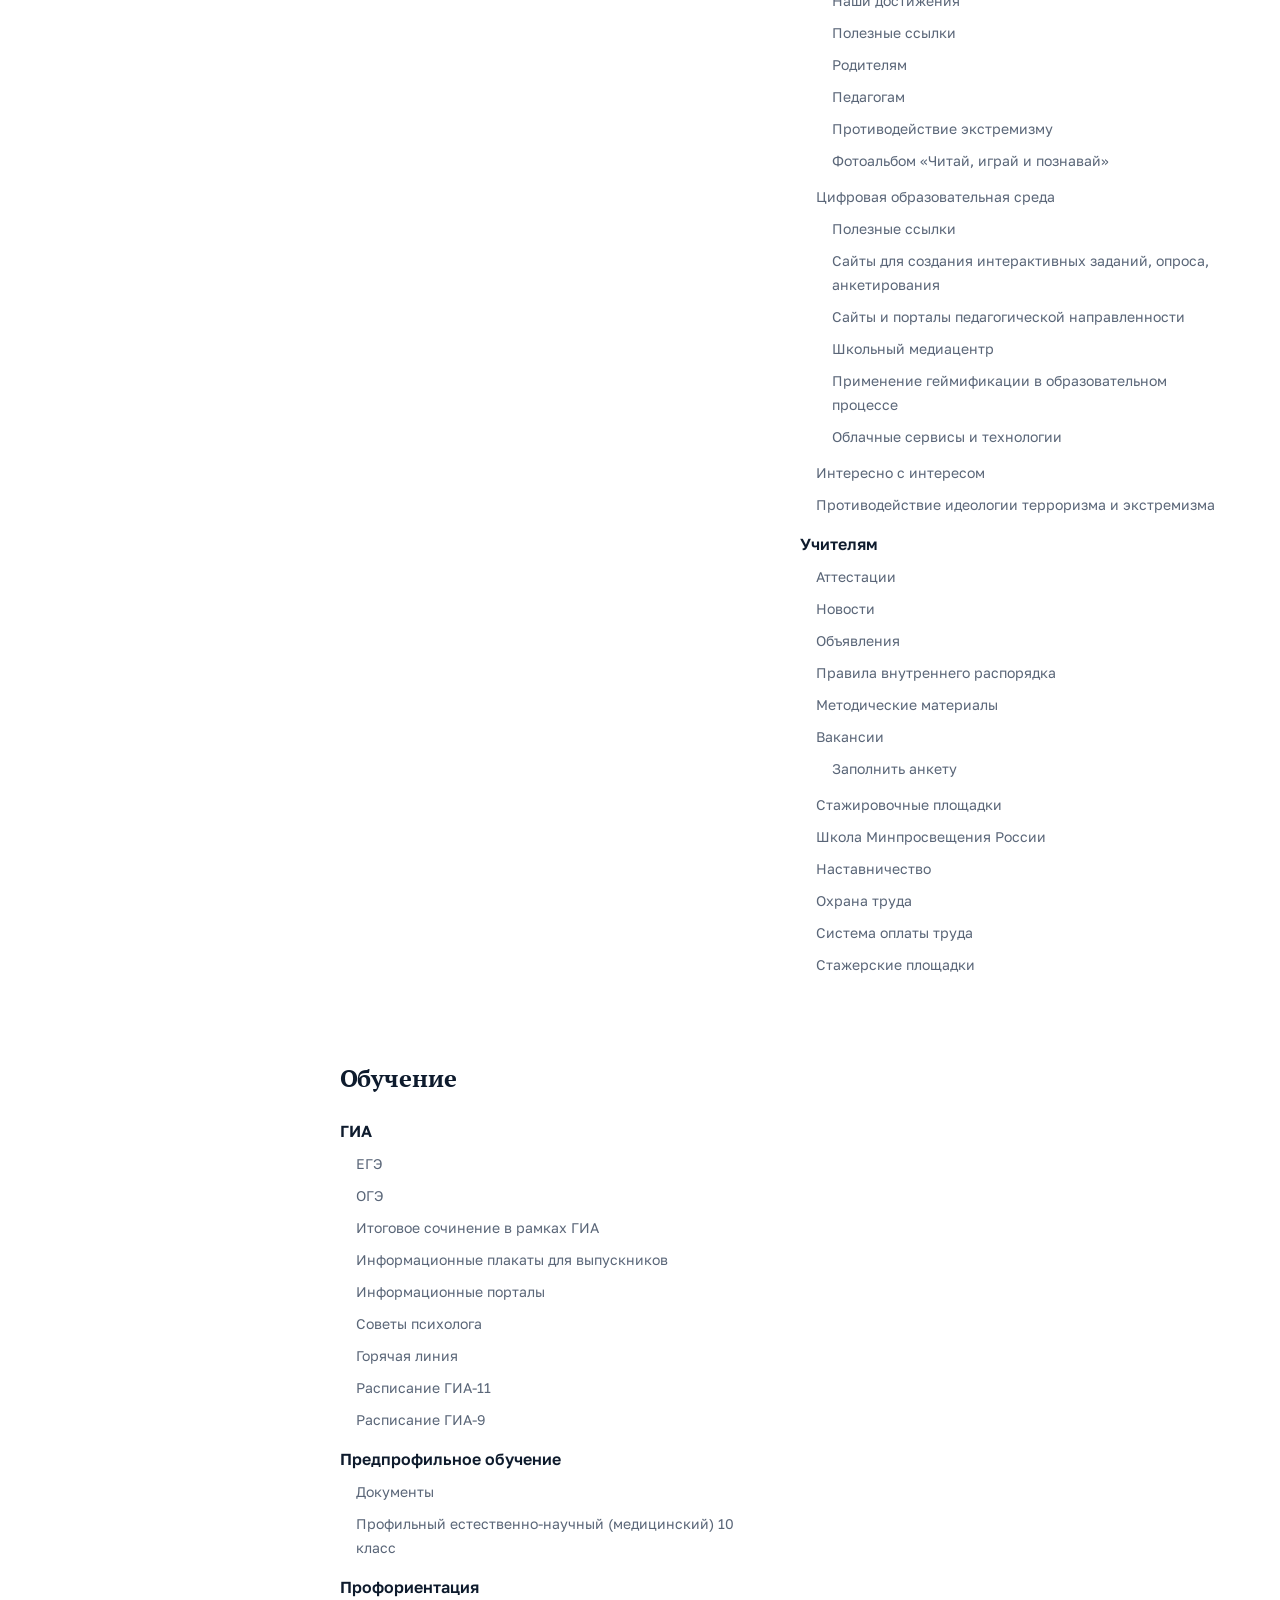
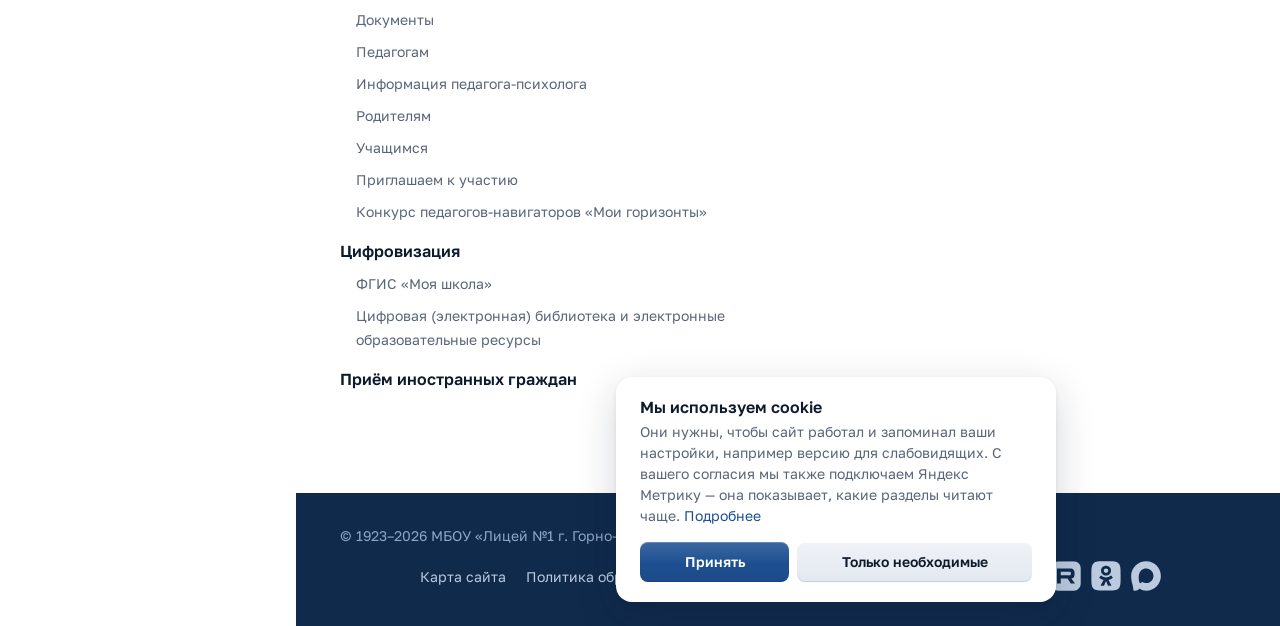
<file: sitemap.html>
<!DOCTYPE html>
<html lang="ru">
<head>
  <meta charset="UTF-8">
  <meta name="robots" content="noindex, nofollow">
  <meta name="viewport" content="width=device-width, initial-scale=1.0">
  <title>Карта сайта — Лицей №1 им. М.В. Карамаева (v5)</title>
  <link rel="stylesheet" href="fonts/fonts.css"><!-- шрифты — с сервера сайта -->
  <link rel="stylesheet" href="tokens.css">
  <link rel="stylesheet" href="site.css">
  <link rel="stylesheet" href="demo-look.css"><!-- только для демо -->
  <script src="demo-look.js"></script><!-- только для демо; первым — сохранённые цвета применяются до отрисовки -->
  <script src="a11y.js"></script><!-- версия для слабовидящих: сохранённые настройки — до отрисовки -->
  <script src="school-data.js"></script>
  <script src="components.js"></script>
  <script src="layout.js"></script>
</head>
<!-- Карта сайта: все разделы меню списком. Собирается скриптом page-sitemap.js из NAV (school-data.js) — того же источника, что и меню,
     поэтому при изменении разделов карта обновляется сама. В CMS — тот же шаблон по дереву разделов -->
<body data-nav="">

<!-- Общие части (сайдбар, шапка, подвал) — теги-заглушки, разметку подставляет layout.js -->
<div class="app">
  <site-sidebar></site-sidebar>
  <div class="main">
    <site-header></site-header>

    <main class="content" id="main">

      <!-- ================= ЗАГОЛОВОК СТРАНИЦЫ: хлебные крошки + h1 ================= -->
      <div class="page-head">
        <nav class="crumbs" aria-label="Хлебные крошки">
          <ol>
            <li><a href="./">Главная</a></li>
            <li><span aria-current="page">Карта сайта</span></li>
          </ol>
        </nav>
        <h1 class="page-title">Карта сайта</h1>
      </div>

      <!-- ================= РАЗДЕЛЫ: группы меню колонками, в каждой — разделы и подразделы списком ================= -->
      <div class="sitemap" id="sitemap"></div>

    </main>

    <site-footer></site-footer>
  </div>
</div>

<demo-look></demo-look><!-- только для демо: панель «Внешний вид» -->

<script src="page-sitemap.js"></script>
<script src="site.js"></script>
</body>
</html>
</file>
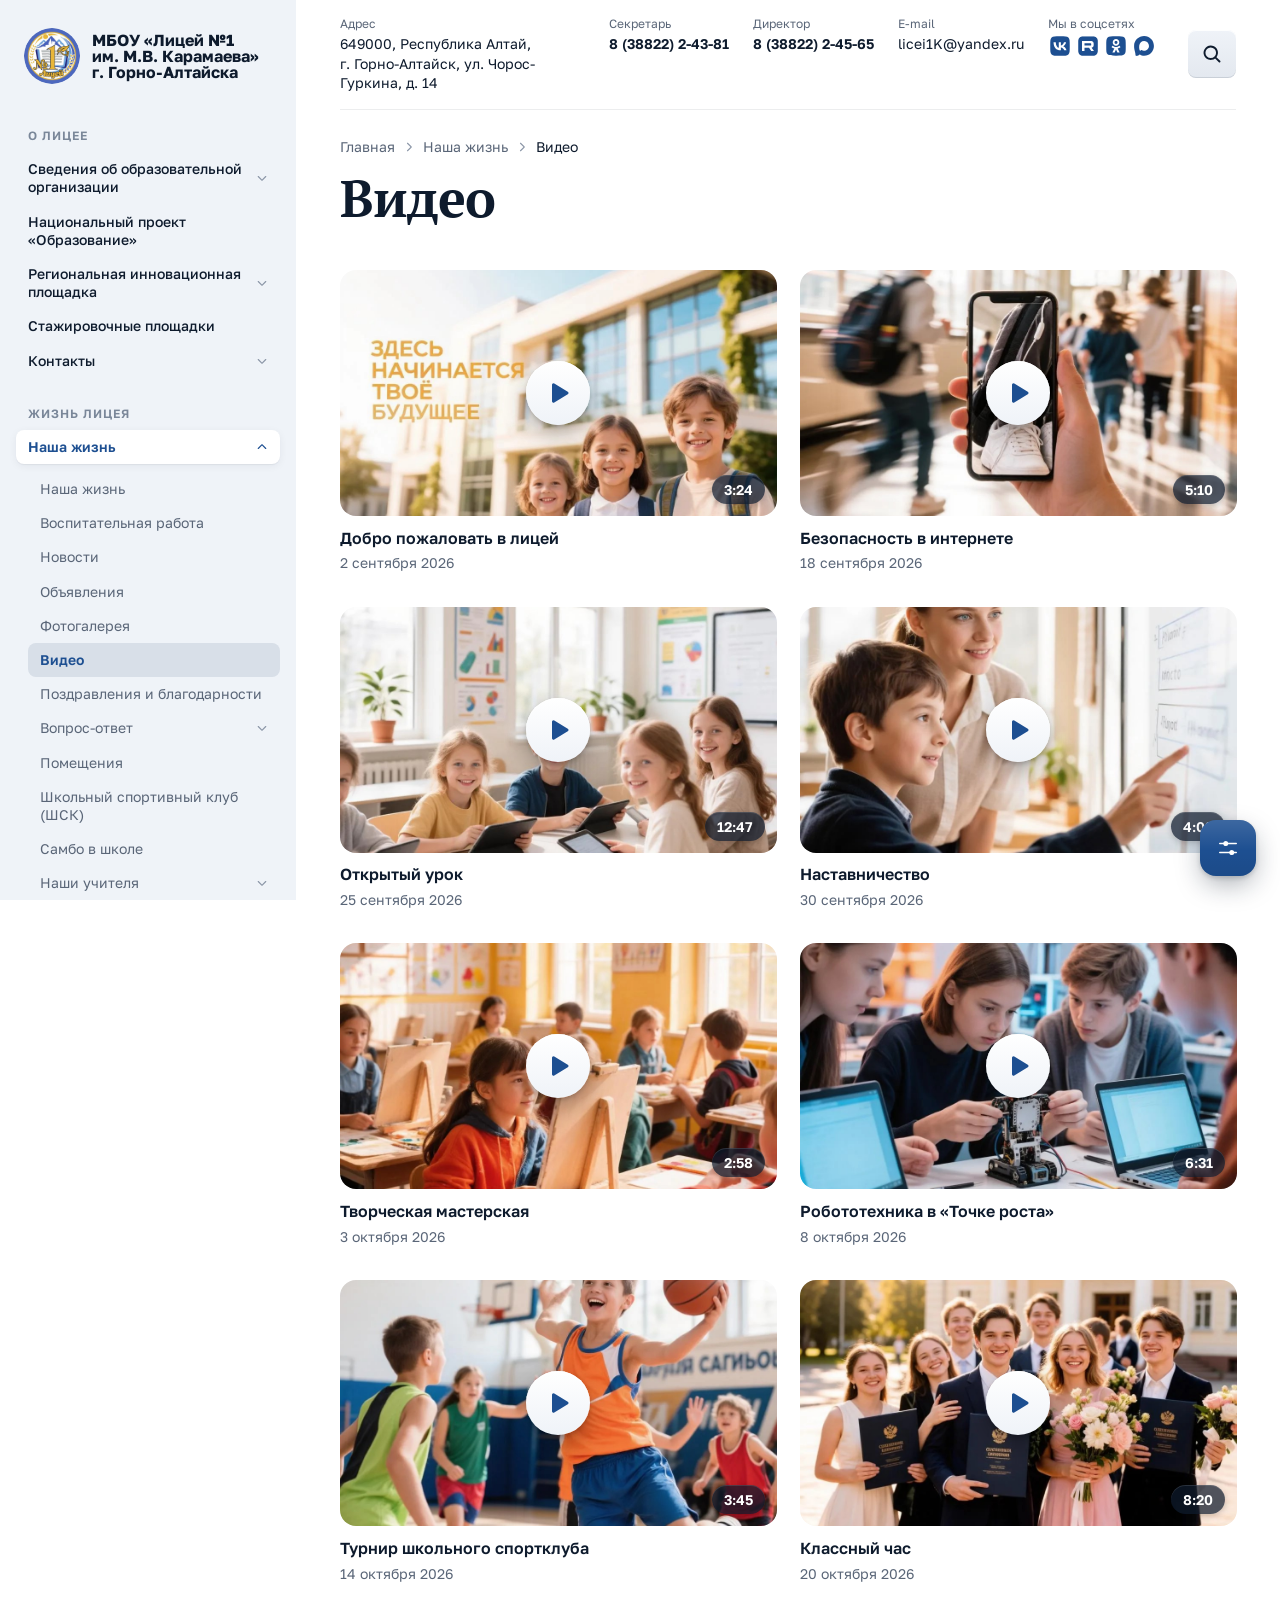
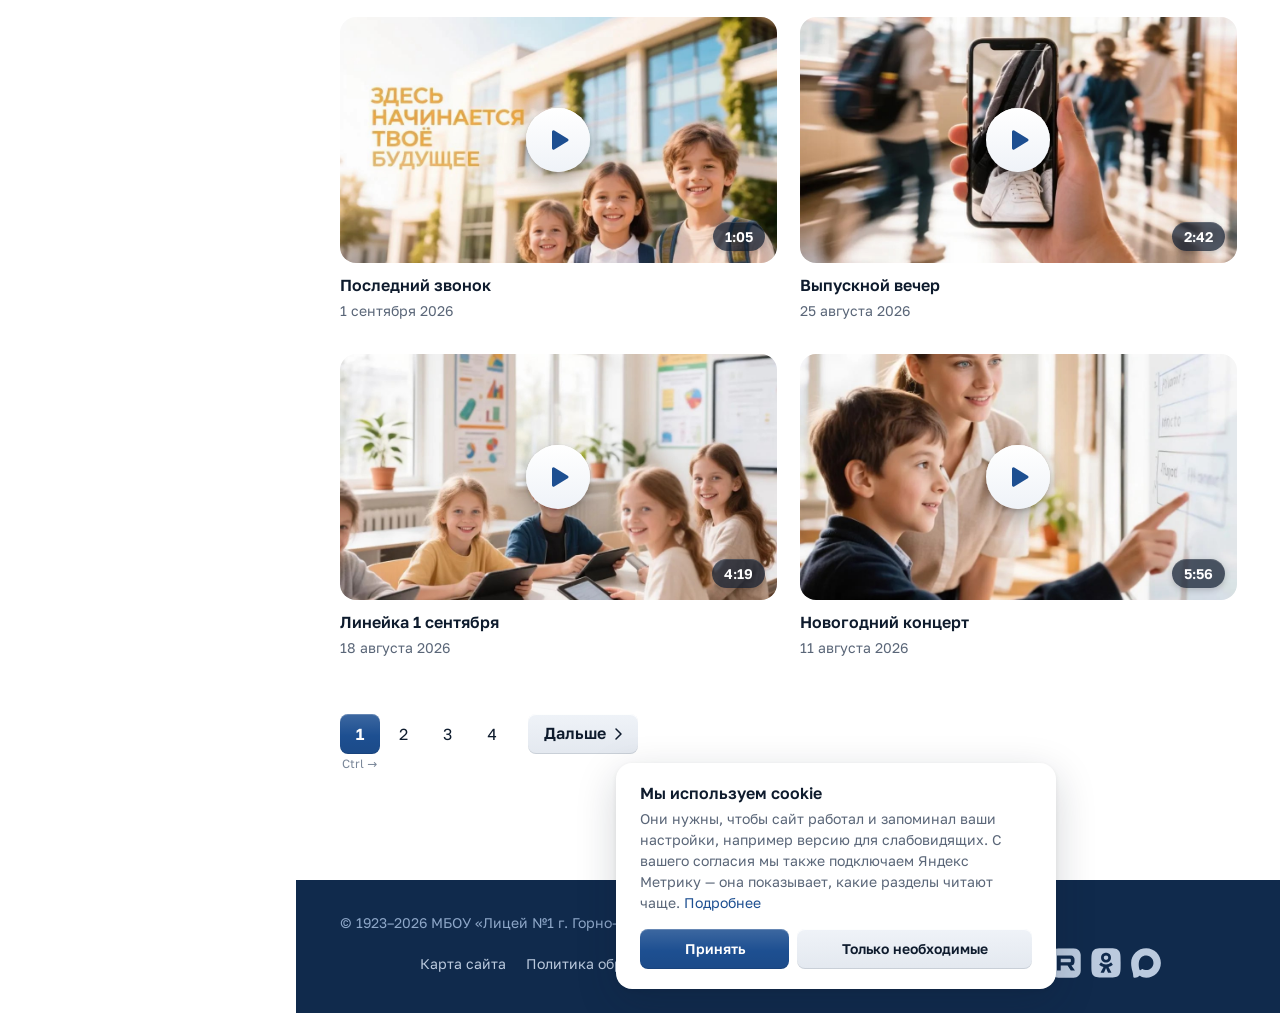
<file: videos.html>
<!DOCTYPE html>
<html lang="ru">
<head>
  <meta charset="UTF-8">
  <meta name="robots" content="noindex, nofollow">
  <meta name="viewport" content="width=device-width, initial-scale=1.0">
  <title>Видео — Лицей №1 им. М.В. Карамаева (v5)</title>
  <link rel="stylesheet" href="fonts/fonts.css"><!-- шрифты — с сервера сайта -->
  <link rel="stylesheet" href="tokens.css">
  <link rel="stylesheet" href="site.css">
  <link rel="stylesheet" href="vendor/fancybox/fancybox.css"><!-- плеер Fancybox -->
  <link rel="stylesheet" href="demo-look.css"><!-- только для демо -->
  <script src="demo-look.js"></script><!-- только для демо; первым — сохранённые цвета применяются до отрисовки -->
  <script src="a11y.js"></script><!-- версия для слабовидящих: сохранённые настройки — до отрисовки -->
  <script src="school-data.js"></script>
  <script src="components.js"></script>
  <script src="layout.js"></script>
</head>
<body data-nav="Наша жизнь/Видео">

<!-- Общие части (сайдбар, шапка, подвал) — теги-заглушки, разметку подставляет layout.js -->
<div class="app">
  <site-sidebar></site-sidebar>
  <div class="main">
    <site-header></site-header>

    <main class="content" id="main">

      <!-- ================= ЗАГОЛОВОК СТРАНИЦЫ: хлебные крошки + h1 ================= -->
      <div class="page-head">
        <nav class="crumbs" aria-label="Хлебные крошки">
          <ol>
            <li><a href="./">Главная</a></li>
            <li><a href="#">Наша жизнь</a></li>
            <li><span aria-current="page">Видео</span></li>
          </ol>
        </nav>
        <h1 class="page-title">Видео</h1>
      </div>

      <!-- ================= СПИСОК ВИДЕО: карточки как в блоке «Видео» на главной ================= -->
      <section class="media-list media-list--video" aria-label="Видео">
        <div class="media-grid" id="video-grid"><!-- строится из VIDEOS (video-data.js) --></div>
        <nav class="pager" id="pager" aria-label="Страницы видео"></nav>
      </section>

    </main>

    <site-footer></site-footer>
  </div>
</div>

<demo-look></demo-look><!-- только для демо: панель «Внешний вид» -->

<script src="video-data.js"></script>
<script src="vendor/fancybox/fancybox.umd.js"></script>
<script src="fancybox-setup.js"></script>
<script src="page-videos.js"></script>
<script src="site.js"></script>
</body>
</html>
</file>
<file: fonts/fonts.css>
/* Шрифты сайта — с сервера сайта, без Google Fonts (IP посетителей не уходит за рубеж).
   Golos Text — основной текст, PT Serif — заголовки по умолчанию. Подмножества: кириллица и латиница;
   браузер скачивает только те файлы, символы которых есть на странице (unicode-range) */

/* ===== Golos Text ===== */
/* cyrillic-ext */
@font-face {
  font-family: 'Golos Text';
  font-style: normal;
  font-weight: 400;
  font-display: swap;
  src: url(golos-text-cyrillic-ext.woff2) format('woff2');
  unicode-range: U+0460-052F, U+1C80-1C8A, U+20B4, U+2DE0-2DFF, U+A640-A69F, U+FE2E-FE2F;
}
/* cyrillic */
@font-face {
  font-family: 'Golos Text';
  font-style: normal;
  font-weight: 400;
  font-display: swap;
  src: url(golos-text-cyrillic.woff2) format('woff2');
  unicode-range: U+0301, U+0400-045F, U+0490-0491, U+04B0-04B1, U+2116;
}
/* latin-ext */
@font-face {
  font-family: 'Golos Text';
  font-style: normal;
  font-weight: 400;
  font-display: swap;
  src: url(golos-text-latin-ext.woff2) format('woff2');
  unicode-range: U+0100-02BA, U+02BD-02C5, U+02C7-02CC, U+02CE-02D7, U+02DD-02FF, U+0304, U+0308, U+0329, U+1D00-1DBF, U+1E00-1E9F, U+1EF2-1EFF, U+2020, U+20A0-20AB, U+20AD-20C4, U+2113, U+2C60-2C7F, U+A720-A7FF;
}
/* latin */
@font-face {
  font-family: 'Golos Text';
  font-style: normal;
  font-weight: 400;
  font-display: swap;
  src: url(golos-text-latin.woff2) format('woff2');
  unicode-range: U+0000-00FF, U+0131, U+0152-0153, U+02BB-02BC, U+02C6, U+02DA, U+02DC, U+0304, U+0308, U+0329, U+2000-206F, U+20AC, U+2122, U+2191, U+2193, U+2212, U+2215, U+FEFF, U+FFFD;
}
/* cyrillic-ext */
@font-face {
  font-family: 'Golos Text';
  font-style: normal;
  font-weight: 500;
  font-display: swap;
  src: url(golos-text-cyrillic-ext.woff2) format('woff2');
  unicode-range: U+0460-052F, U+1C80-1C8A, U+20B4, U+2DE0-2DFF, U+A640-A69F, U+FE2E-FE2F;
}
/* cyrillic */
@font-face {
  font-family: 'Golos Text';
  font-style: normal;
  font-weight: 500;
  font-display: swap;
  src: url(golos-text-cyrillic.woff2) format('woff2');
  unicode-range: U+0301, U+0400-045F, U+0490-0491, U+04B0-04B1, U+2116;
}
/* latin-ext */
@font-face {
  font-family: 'Golos Text';
  font-style: normal;
  font-weight: 500;
  font-display: swap;
  src: url(golos-text-latin-ext.woff2) format('woff2');
  unicode-range: U+0100-02BA, U+02BD-02C5, U+02C7-02CC, U+02CE-02D7, U+02DD-02FF, U+0304, U+0308, U+0329, U+1D00-1DBF, U+1E00-1E9F, U+1EF2-1EFF, U+2020, U+20A0-20AB, U+20AD-20C4, U+2113, U+2C60-2C7F, U+A720-A7FF;
}
/* latin */
@font-face {
  font-family: 'Golos Text';
  font-style: normal;
  font-weight: 500;
  font-display: swap;
  src: url(golos-text-latin.woff2) format('woff2');
  unicode-range: U+0000-00FF, U+0131, U+0152-0153, U+02BB-02BC, U+02C6, U+02DA, U+02DC, U+0304, U+0308, U+0329, U+2000-206F, U+20AC, U+2122, U+2191, U+2193, U+2212, U+2215, U+FEFF, U+FFFD;
}
/* cyrillic-ext */
@font-face {
  font-family: 'Golos Text';
  font-style: normal;
  font-weight: 600;
  font-display: swap;
  src: url(golos-text-cyrillic-ext.woff2) format('woff2');
  unicode-range: U+0460-052F, U+1C80-1C8A, U+20B4, U+2DE0-2DFF, U+A640-A69F, U+FE2E-FE2F;
}
/* cyrillic */
@font-face {
  font-family: 'Golos Text';
  font-style: normal;
  font-weight: 600;
  font-display: swap;
  src: url(golos-text-cyrillic.woff2) format('woff2');
  unicode-range: U+0301, U+0400-045F, U+0490-0491, U+04B0-04B1, U+2116;
}
/* latin-ext */
@font-face {
  font-family: 'Golos Text';
  font-style: normal;
  font-weight: 600;
  font-display: swap;
  src: url(golos-text-latin-ext.woff2) format('woff2');
  unicode-range: U+0100-02BA, U+02BD-02C5, U+02C7-02CC, U+02CE-02D7, U+02DD-02FF, U+0304, U+0308, U+0329, U+1D00-1DBF, U+1E00-1E9F, U+1EF2-1EFF, U+2020, U+20A0-20AB, U+20AD-20C4, U+2113, U+2C60-2C7F, U+A720-A7FF;
}
/* latin */
@font-face {
  font-family: 'Golos Text';
  font-style: normal;
  font-weight: 600;
  font-display: swap;
  src: url(golos-text-latin.woff2) format('woff2');
  unicode-range: U+0000-00FF, U+0131, U+0152-0153, U+02BB-02BC, U+02C6, U+02DA, U+02DC, U+0304, U+0308, U+0329, U+2000-206F, U+20AC, U+2122, U+2191, U+2193, U+2212, U+2215, U+FEFF, U+FFFD;
}
/* cyrillic-ext */
@font-face {
  font-family: 'Golos Text';
  font-style: normal;
  font-weight: 700;
  font-display: swap;
  src: url(golos-text-cyrillic-ext.woff2) format('woff2');
  unicode-range: U+0460-052F, U+1C80-1C8A, U+20B4, U+2DE0-2DFF, U+A640-A69F, U+FE2E-FE2F;
}
/* cyrillic */
@font-face {
  font-family: 'Golos Text';
  font-style: normal;
  font-weight: 700;
  font-display: swap;
  src: url(golos-text-cyrillic.woff2) format('woff2');
  unicode-range: U+0301, U+0400-045F, U+0490-0491, U+04B0-04B1, U+2116;
}
/* latin-ext */
@font-face {
  font-family: 'Golos Text';
  font-style: normal;
  font-weight: 700;
  font-display: swap;
  src: url(golos-text-latin-ext.woff2) format('woff2');
  unicode-range: U+0100-02BA, U+02BD-02C5, U+02C7-02CC, U+02CE-02D7, U+02DD-02FF, U+0304, U+0308, U+0329, U+1D00-1DBF, U+1E00-1E9F, U+1EF2-1EFF, U+2020, U+20A0-20AB, U+20AD-20C4, U+2113, U+2C60-2C7F, U+A720-A7FF;
}
/* latin */
@font-face {
  font-family: 'Golos Text';
  font-style: normal;
  font-weight: 700;
  font-display: swap;
  src: url(golos-text-latin.woff2) format('woff2');
  unicode-range: U+0000-00FF, U+0131, U+0152-0153, U+02BB-02BC, U+02C6, U+02DA, U+02DC, U+0304, U+0308, U+0329, U+2000-206F, U+20AC, U+2122, U+2191, U+2193, U+2212, U+2215, U+FEFF, U+FFFD;
}

/* ===== PT Serif ===== */
/* cyrillic-ext */
@font-face {
  font-family: 'PT Serif';
  font-style: normal;
  font-weight: 400;
  font-display: swap;
  src: url(pt-serif-cyrillic-ext-400.woff2) format('woff2');
  unicode-range: U+0460-052F, U+1C80-1C8A, U+20B4, U+2DE0-2DFF, U+A640-A69F, U+FE2E-FE2F;
}
/* cyrillic */
@font-face {
  font-family: 'PT Serif';
  font-style: normal;
  font-weight: 400;
  font-display: swap;
  src: url(pt-serif-cyrillic-400.woff2) format('woff2');
  unicode-range: U+0301, U+0400-045F, U+0490-0491, U+04B0-04B1, U+2116;
}
/* latin-ext */
@font-face {
  font-family: 'PT Serif';
  font-style: normal;
  font-weight: 400;
  font-display: swap;
  src: url(pt-serif-latin-ext-400.woff2) format('woff2');
  unicode-range: U+0100-02BA, U+02BD-02C5, U+02C7-02CC, U+02CE-02D7, U+02DD-02FF, U+0304, U+0308, U+0329, U+1D00-1DBF, U+1E00-1E9F, U+1EF2-1EFF, U+2020, U+20A0-20AB, U+20AD-20C4, U+2113, U+2C60-2C7F, U+A720-A7FF;
}
/* latin */
@font-face {
  font-family: 'PT Serif';
  font-style: normal;
  font-weight: 400;
  font-display: swap;
  src: url(pt-serif-latin-400.woff2) format('woff2');
  unicode-range: U+0000-00FF, U+0131, U+0152-0153, U+02BB-02BC, U+02C6, U+02DA, U+02DC, U+0304, U+0308, U+0329, U+2000-206F, U+20AC, U+2122, U+2191, U+2193, U+2212, U+2215, U+FEFF, U+FFFD;
}
/* cyrillic-ext */
@font-face {
  font-family: 'PT Serif';
  font-style: normal;
  font-weight: 700;
  font-display: swap;
  src: url(pt-serif-cyrillic-ext-700.woff2) format('woff2');
  unicode-range: U+0460-052F, U+1C80-1C8A, U+20B4, U+2DE0-2DFF, U+A640-A69F, U+FE2E-FE2F;
}
/* cyrillic */
@font-face {
  font-family: 'PT Serif';
  font-style: normal;
  font-weight: 700;
  font-display: swap;
  src: url(pt-serif-cyrillic-700.woff2) format('woff2');
  unicode-range: U+0301, U+0400-045F, U+0490-0491, U+04B0-04B1, U+2116;
}
/* latin-ext */
@font-face {
  font-family: 'PT Serif';
  font-style: normal;
  font-weight: 700;
  font-display: swap;
  src: url(pt-serif-latin-ext-700.woff2) format('woff2');
  unicode-range: U+0100-02BA, U+02BD-02C5, U+02C7-02CC, U+02CE-02D7, U+02DD-02FF, U+0304, U+0308, U+0329, U+1D00-1DBF, U+1E00-1E9F, U+1EF2-1EFF, U+2020, U+20A0-20AB, U+20AD-20C4, U+2113, U+2C60-2C7F, U+A720-A7FF;
}
/* latin */
@font-face {
  font-family: 'PT Serif';
  font-style: normal;
  font-weight: 700;
  font-display: swap;
  src: url(pt-serif-latin-700.woff2) format('woff2');
  unicode-range: U+0000-00FF, U+0131, U+0152-0153, U+02BB-02BC, U+02C6, U+02DA, U+02DC, U+0304, U+0308, U+0329, U+2000-206F, U+20AC, U+2122, U+2191, U+2193, U+2212, U+2215, U+FEFF, U+FFFD;
}
</file>
<file: tokens.css>
/* ============================================================
   ДИЗАЙН-ТОКЕНЫ — единственное место, где задаются цвета, шрифты, размеры, отступы, скругления и тени.
   site.css пользуется только этими переменными: значения цветов и размеров прямо в компонентах не пишем.
   Исключения — полупрозрачный белый/чёрный поверх фотографий (блики, маски, затемнения) и размеры, уникальные для одного компонента.
   Наглядно все токены и компоненты — на странице components.html. Правила работы с ними — в README.md.

   Порядок: 1. Цвет  2. Типографика  3. Отступы  4. Размеры  5. Скругления  6. Тени  7. Ширины экранов  8. Цветовые темы
   ============================================================ */

:root {
  /* ---------- 1. Цвет ----------
     Два слоя:
     1а. Базовая палитра — шкалы цветов (--neutral-*, --brand-*, --red-* …). Это сырьё: в компонентах их НЕ используют.
     1б. Семантика — роли (--text-*, --bg-*, --fill-*, --border-*, --action-*, статусы). site.css берёт цвета только отсюда.
     Так перекраска, тёмная тема или схемы версии для слабовидящих — это другая привязка ролей к шкалам, без правок компонентов.
     Ступени: 0/25/50 — почти белые … 950 — почти чёрный; 500 — опорный цвет шкалы */

  /* ----- 1а. Базовая палитра ----- */

  /* Тема: шкала выводится из одного --brand — чтобы перекрасить сайт под другую школу, достаточно поменять его.
     Светлые ступени — смесь с белым, тёмные — с чёрным; 900 и 950 смешаны с тёмно-синим #050b14, чтобы не уходить в серый */
  --brand: #1d4f91;                                              /* синий из логотипа */
  --brand-50: color-mix(in srgb, var(--brand) 7%, #fff);
  --brand-100: color-mix(in srgb, var(--brand) 15%, #fff);
  --brand-200: color-mix(in srgb, var(--brand) 30%, #fff);
  --brand-300: color-mix(in srgb, var(--brand) 50%, #fff);
  --brand-400: color-mix(in srgb, var(--brand) 75%, #fff);
  --brand-500: var(--brand);
  --brand-600: color-mix(in srgb, var(--brand), #000 12%);
  --brand-700: color-mix(in srgb, var(--brand), #000 24%);
  --brand-800: color-mix(in srgb, var(--brand), #000 40%);
  --brand-900: color-mix(in srgb, var(--brand) 45%, #050b14);
  --brand-950: color-mix(in srgb, var(--brand) 25%, #050b14);

  /* Нейтральные (серые): оттенок --nh и насыщенность --nc, OKLCH. Светлота каждой ступени фиксирована —
     контраст текста не зависит от выбранного оттенка. К светлым ступеням насыщенность уменьшается (иначе светлые серые «синеют») */
  --nh: 257;                     /* оттенок: холодный, к синему логотипа */
  --nc: .04;                     /* насыщенность: 0 — чистый серый */
  --neutral-0: #fff;
  --neutral-25: oklch(.962 calc(var(--nc) * .2) var(--nh));
  --neutral-50: oklch(.93 calc(var(--nc) * .27) var(--nh));
  --neutral-100: oklch(.90 calc(var(--nc) * .38) var(--nh));
  --neutral-200: oklch(.85 calc(var(--nc) * .48) var(--nh));
  --neutral-300: oklch(.78 calc(var(--nc) * .55) var(--nh));
  --neutral-400: oklch(.67 calc(var(--nc) * .7) var(--nh));      /* 3,0:1 на белом — граница для иконок */
  --neutral-500: oklch(.62 calc(var(--nc) * .78) var(--nh));     /* 3,6:1 на белом — не для основного текста */
  --neutral-600: oklch(.507 calc(var(--nc) * .8) var(--nh));     /* 5,8:1 на белом */
  --neutral-700: oklch(.40 calc(var(--nc) * .9) var(--nh));
  --neutral-800: oklch(.30 var(--nc) var(--nh));
  --neutral-900: oklch(.221 var(--nc) var(--nh));                /* 17:1 на белом */
  --neutral-950: oklch(.16 var(--nc) var(--nh));

  /* Статусные — запас для форм, уведомлений и пометок. Оттенки фиксированы и от темы не зависят.
     50 — фон, 100 — фон при наведении, 600 — иконки и рамки, 700 — текст и сплошная заливка (≥ 5:1 и на белом, и на своём 50) */
  --red-50: oklch(.97 .02 27);    --red-100: oklch(.93 .05 27);    --red-600: oklch(.55 .18 27);    --red-700: oklch(.5 .16 27);
  --green-50: oklch(.97 .02 150); --green-100: oklch(.93 .05 150); --green-600: oklch(.55 .18 150); --green-700: oklch(.5 .16 150);
  --amber-50: oklch(.97 .02 70);  --amber-100: oklch(.93 .05 70);  --amber-600: oklch(.55 .18 70);  --amber-700: oklch(.5 .16 70);
  --blue-50: oklch(.97 .02 250);  --blue-100: oklch(.93 .05 250);  --blue-600: oklch(.55 .18 250);  --blue-700: oklch(.5 .16 250);

  /* ----- 1б. Семантика: роли цветов. Компоненты пользуются только ими ----- */

  /* Текст */
  --text-primary: var(--neutral-900);      /* основной текст */
  --text-secondary: var(--neutral-600);    /* вторичный: даты, подписи, анонсы */
  --text-tertiary: var(--neutral-500);     /* третичный: подписи групп меню, плейсхолдер (контраст 3,6 — только для второстепенного) */
  --text-brand: var(--brand-500);          /* цветной текст: ссылки, даты объявлений, ховеры, активные пункты */
  --text-on-brand: var(--neutral-0);       /* текст и иконки на цвете темы и поверх фото */
  /* текст на тёмном подвале — светлые ступени темы: подвал сам тёмная ступень темы, текст перекрашивается вместе с ним */
  --text-inverse-strong: var(--brand-50);       /* подвал: ссылки */
  --text-inverse: var(--brand-100);             /* подвал: меню разделов */
  --text-inverse-secondary: var(--brand-200);   /* подвал: основной текст */
  --text-inverse-tertiary: var(--brand-300);    /* подвал: подписи, копирайт */
  --icon-secondary: var(--neutral-400);    /* служебные иконки: шевроны, разделители крошек, просмотры */

  /* Фоны и поверхности */
  --bg-page: var(--neutral-0);             /* фон страницы и шапки */
  --bg-surface: var(--neutral-0);          /* поверхности над фоном: всплывающие панели, плашка раскрытого пункта меню */
  --bg-subtle: var(--neutral-25);          /* сайдбар; подложка фото директора */
  --bg-canvas: var(--neutral-50);          /* по краям окна шире 2560px */
  --bg-inverse: var(--brand-900);          /* подвал — тёмный оттенок темы */
  --bg-media: var(--neutral-900);          /* подложка слайдера до загрузки картинки */
  --bg-overlay: rgb(var(--shadow-rgb) / .675);   /* затемнение страницы под открытым мобильным меню */

  /* Меню (сайдбар). Свой набор ролей, как у подвала: меню бывает и бледным, и насыщенным со светлым текстом */
  --side-bg: var(--bg-subtle);                  /* фон меню */
  --side-text: var(--text-primary);             /* пункты меню, название школы */
  --side-text-secondary: var(--text-secondary); /* подпункты */
  --side-label: var(--text-tertiary);           /* подписи групп */
  --side-icon: var(--icon-secondary);           /* шевроны */
  --side-accent: var(--text-brand);             /* раскрытый раздел, текущая страница, ховер подпункта */
  --side-hover: var(--fill-medium);             /* подсветка пункта при наведении и текущего подпункта */
  --side-active: var(--bg-surface);             /* плашка раскрытого раздела и текущей страницы, низ мобильного меню */

  /* Заливки — шкала по силе, от едва заметной к плотной; где использовать — решает компонент */
  --fill-subtle: var(--neutral-25);        /* напр.: кнопка secondary, поле поиска, ховер номера пагинации */
  --fill-muted: var(--neutral-50);         /* напр.: ховер заливки, подсветка пункта меню, низ градиента кнопки */
  --fill-medium: var(--neutral-100);       /* напр.: подложка картинки до загрузки, низ градиента кнопки при наведении */
  --fill-strong: var(--neutral-200);       /* напр.: дорожка переключателя, неактивная точка слайдера, ползунок прокрутки */
  --fill-stronger: var(--neutral-300);     /* напр.: дорожка переключателя при наведении */

  /* Рамки. Линий-разделителей на сайте нет; рамки — у полей форм и вложенного меню */
  --border-subtle: var(--neutral-100);     /* напр.: линия третьего уровня меню */
  --border-default: var(--neutral-200);    /* обычная рамка (запас: поля форм) */
  --border-hover: color-mix(in srgb, var(--brand) 30%, transparent);   /* рамка при наведении */
  --border-focus: var(--brand-500);        /* рамка в фокусе */

  /* Действие — цвет темы на кнопках, активных элементах */
  --action: var(--brand-500);              /* кнопка primary, текущая страница пагинации, активная точка слайдера */
  --action-hover: var(--brand-700);        /* ховер кнопки primary */
  --action-subtle: var(--brand-50);        /* бледная заливка: выбранный вариант, ореол поля поиска, раскрытый поиск */
  --focus: var(--brand-500);               /* рамка фокуса с клавиатуры; на тёмном подвале — светлая (site.css → «20. Подвал») */

  /* Статусы (запас): text — текст и иконки на белом, bg — светлая подложка, border — рамка, solid — сплошная заливка с белым текстом */
  --danger-text: var(--red-700);     --danger-bg: var(--red-50);     --danger-border: var(--red-600);     --danger-solid: var(--red-700);
  --success-text: var(--green-700);  --success-bg: var(--green-50);  --success-border: var(--green-600);  --success-solid: var(--green-700);
  --warning-text: var(--amber-700);  --warning-bg: var(--amber-50);  --warning-border: var(--amber-600);  --warning-solid: var(--amber-700);
  --info-text: var(--blue-700);      --info-bg: var(--blue-50);      --info-border: var(--blue-600);      --info-solid: var(--blue-700);

  /* ---------- 2. Типографика ----------
     Два слоя, как у цвета:
     2а. Шкала кеглей — размеры. Напрямую — только для мелкого текста интерфейса (кнопки, меню, бейджи, даты).
     2б. Стили текста — готовый набор «насыщенность кегль/межстрочный шрифт» под задачу: font: var(--type-h2).
         У каждого стиля есть класс .type-<стиль> (site.css → «1. Основа»).
     Уровень и вид заголовка — разные вещи:
     — уровень (h1–h4) выбирают по структуре страницы: один h1, дальше h2 → h3 → h4 без пропусков.
       По нему поисковики понимают страницу, а скринридеры дают по ней перемещаться;
     — вид — стилем. Теги h1–h4 по умолчанию оформлены стилями h1–h4; если структуре нужен один уровень,
       а дизайну — другой вид, вид задают классом: <h2 class="type-display"> у слайда, <h3 class="card-title"> у карточки */
  --font-text: 'Golos Text', system-ui, -apple-system, 'Segoe UI', Roboto, sans-serif;
  --font-head: 'PT Serif', Georgia, 'Times New Roman', serif;   /* заголовки — PT Serif 700 */

  /* ----- 2а. Шкала кеглей ----- */
  /* фиксированные — текст; промежуточных кеглей нет */
  --fs-12: 12px;
  --fs-14: 14px;
  --fs-16: 16px;
  --fs-20: 20px;
  --fs-24: 24px;
  --fs-28: 28px;
  /* плавные — заголовки: растут с шириной окна (375 → 2560px) */
  --fs-fluid-s: clamp(22px, 18.6px + .92vw, 42px);
  --fs-fluid-m: clamp(32px, 28.5px + 1.04vw, 55px);
  --fs-fluid-l: clamp(32px, 23.9px + 1.89vw, 76px);
  --fs-fluid-xl: clamp(36px, 28px + 1.9vw, 76px);

  /* ----- 2б. Стили текста: насыщенность кегль/межстрочный шрифт; разрядка — отдельно (не входит в font) ----- */
  --type-display-size: calc(var(--fs-fluid-l) * .8);   /* заголовок слайда: 25,6px на телефоне → 60,8px на самом широком экране, резиновый */
  --type-display: 700 var(--type-display-size)/1 var(--font-head);     /* заголовок слайда поверх фото */
  --type-display-tracking: -.005em;
  --type-h1: 700 var(--fs-fluid-xl)/1.1 var(--font-head);              /* h1 страницы */
  --type-h1-tracking: -.01em;
  --type-h1-sm: 700 var(--fs-fluid-m)/1.2 var(--font-head);            /* компактный h1 для длинных заголовков (напр.: новость) */
  --type-h1-sm-tracking: -.005em;
  --type-h2: 700 var(--fs-fluid-m)/1.2 var(--font-head);               /* заголовки секций; h2 в тексте статьи */
  --type-h2-tracking: -.005em;
  --type-h3: 700 var(--fs-fluid-s)/1.2 var(--font-head);               /* главная новость и объявление; h3 в тексте статьи */
  --type-h4: 700 var(--fs-24)/1.25 var(--font-head);                   /* узкая колонка, панели; h4 в тексте статьи */
  --type-title: 600 var(--fs-16)/1.3 var(--font-text);                 /* заголовки карточек */
  --type-body-lg: 500 var(--fs-20)/1.5 var(--font-text);               /* лид новости */
  --type-body: 400 var(--fs-16)/1.5 var(--font-text);                  /* основной текст интерфейса */
  --type-prose: 400 var(--fs-16)/1.6 var(--font-text);                 /* длинный текст для чтения: статьи, «Об учреждении», контент из CMS */
  --type-quote: 400 var(--fs-20)/1.5 var(--font-head);                 /* цитата в тексте: шрифт заголовков, обычное начертание */
  --type-body-sm: 400 var(--fs-14)/1.4 var(--font-text);               /* подписи, даты, второстепенный текст */
  --type-caption: 400 var(--fs-12)/1.35 var(--font-text);              /* мелкие подсказки */
  --type-overline: 600 var(--fs-12)/1.35 var(--font-text);             /* подписи капсом: группы меню, колонки подвала */
  --type-overline-tracking: .08em;

  /* ---------- 3. Отступы ----------
     Шаг — 4px: все отступы и размеры кратны 4. Исключение — --space-2 для оптических поправок (зазор у ручки
     переключателя, подпись вплотную к значению). Резиновые отступы раскладки — clamp(), но их минимум и максимум тоже кратны 4.
     3а. Шкала — имя равно значению в пикселях, как у кеглей (--fs-16). Для отступов внутри компонентов: margin, padding, gap.
     3б. Раскладка — роли с резиновыми значениями: поля страницы, шаг сеток, расстояние между секциями */

  /* ----- 3а. Шкала ----- */
  --space-2: 2px;                /* исключение: оптические поправки */
  --space-4: 4px;
  --space-8: 8px;
  --space-12: 12px;
  --space-16: 16px;
  --space-20: 20px;
  --space-24: 24px;
  --space-28: 28px;
  --space-32: 32px;
  --space-36: 36px;
  --space-40: 40px;
  --space-48: 48px;
  --space-56: 56px;
  --space-64: 64px;
  --space-72: 72px;
  --space-80: 80px;
  --space-96: 96px;

  /* ----- 3б. Раскладка ----- */
  --space-page-x: clamp(20px, 3.4vw, 80px);          /* поля страницы слева и справа, пока контент уже --size-content-max */
  --space-shell-x: var(--space-24);                  /* поля сайдбара и шапки */
  --space-grid-x: clamp(20px, 1.8vw, 36px);          /* шаг сеток по горизонтали */
  --space-grid-y: clamp(32px, 2.6vw, 56px);          /* шаг сеток по вертикали */
  --space-section: clamp(80px, 6.5vw, 144px);        /* между секциями — только воздух, без линий и подложек */
  --space-section-head: clamp(24px, 2vw, 40px);      /* от заголовка секции до содержимого */

  /* ---------- 4. Размеры ---------- */
  --size-control: 40px;          /* высота кнопок в секциях */
  --size-tap: 44px;              /* минимальная зона нажатия на телефоне */
  --size-control-lg: 48px;       /* высота кнопок в шапке, стрелок слайдера */
  /* иконки: элемент выбирает размер через --i-size */
  --size-icon-sm: 12px;          /* шевроны, бейджи, разделители крошек */
  --size-icon-md: 16px;          /* обычные кнопки, ссылки «Все …», вкладки */
  --size-icon-lg: 20px;          /* по умолчанию: крупные кнопки, поиск, вложения */
  --size-icon-xl: 24px;          /* «play» на видео, закрытие меню */
  --size-icon-2xl: 32px;         /* самая крупная; сейчас в компонентах не используется */
  --size-logo: 56px;             /* логотип в сайдбаре и подвале */
  --size-sidebar: 296px;         /* ширина сайдбара на ПК */
  --size-content-max: 1600px;    /* шире контент и подвал не растут: лишнее уходит в поля страницы */

  /* ---------- 5. Скругления ---------- */
  /* Скругляются изображения и элементы управления; блоки страницы — нет («без островов»). Три значения, промежуточных нет.
     Картинки — всегда крупным радиусом (--radius-lg) */
  --radius-md: 8px;              /* напр.: кнопки, пункты меню, рамка фокуса */
  --radius-lg: 16px;             /* напр.: картинки и обложки, виджет, выпадающие и плавающие панели */
  --radius-full: 999px;          /* «таблетка» и круг: поле поиска, бейджи, переключатель, точки слайдера */

  /* ---------- 6. Тени и объём ---------- */
  /* Все тени — одного цвета, тёмно-синего --shadow-rgb; поверх фотографий — чёрные --photo-rgb */
  --shadow-rgb: 15 27 45;
  --photo-rgb: 0 0 0;
  --header-shadow: 0 1px 0 rgb(var(--shadow-rgb) / .08);   /* однопиксельная линия-тень под шапкой */
  --shadow-raised: 0 1px 1px rgb(var(--shadow-rgb) / .05), 0 2px 8px rgb(var(--shadow-rgb) / .06);   /* выбранный пункт меню */
  --shadow-pop: 0 1px 2px rgb(var(--shadow-rgb) / .06), 0 8px 16px -4px rgb(var(--shadow-rgb) / .1), 0 24px 48px -8px rgb(var(--shadow-rgb) / .18);   /* выпадающая панель */
  --shadow-panel: 0 12px 40px rgb(var(--shadow-rgb) / .18), 0 2px 6px rgb(var(--shadow-rgb) / .08);   /* плавающая панель */
  --shadow-drawer: 0 0 40px rgb(var(--photo-rgb) / .2);    /* мобильный сайдбар */
  /* «Лёгкий объём» кнопок: блик по верхней кромке, «толщина» снизу, лёгкий градиент */
  --hl: inset 0 1px 0 rgb(255 255 255 / .22);              /* блик на цветных кнопках */
  --hl-soft: inset 0 1px 0 rgb(255 255 255 / .9);          /* блик на светлых */
  --edge: inset 0 -1px 0 rgb(var(--shadow-rgb) / .14);     /* «толщина» снизу на цветных */
  --edge-soft: inset 0 -1px 0 rgb(var(--shadow-rgb) / .12);/* «толщина» снизу на светлых */
  --sheen: linear-gradient(180deg, rgb(255 255 255 / .14), rgb(255 255 255 / 0) 55%, rgb(0 0 0 / .06));   /* градиент поверх цветной заливки */
}

/* Телефон: отступы и крупные заголовки меньше */
@media (max-width: 767px) {
  :root {
    --space-page-x: var(--space-16);    /* поля контента, слайдера и подвала; у шапки свои */
    --space-section: var(--space-64);   /* 80px на экране 375px — слишком рыхло */
    --type-h4: 700 var(--fs-20)/1.25 var(--font-head);   /* h3 на телефоне — 22–25px, h4 должен быть мельче */
  }
}

/* ---------- 7. Ширины экранов ----------
   В @media и @container переменные не работают, поэтому пороги записаны числами — только эти:

   Окно (@media) — раскладка шапки и сайдбара:
     ≤ 767     телефон: шапка в два уровня, поиск по кнопке-лупе
     768–959   планшет: сайдбар выезжает по кнопке меню, поиск в шапке
     960–1199  узкий ПК: сайдбар виден, шапка в два этажа
     ≥ 1200    ПК

   Контентная колонка (@container content / news) — число колонок в сетках карточек:
     < 560     1 колонка (телефон)       ≥ 560   2 колонки
     ≥ 900     4 колонки                 ≥ 1400  5 колонок
     ≥ 1900    6 колонок
   Отдельные пороги есть только у раскладок, которым эти не подходят: «Об учреждении» и первый экран (760),
   баннеры (1200), статья с колонкой справа (1300), подвал (640, 960 по ширине подвала) */

/* ---------- 8. Цветовые темы ----------
   Тема — один блок значений для одних и тех же ролей; компоненты о темах не знают.
   Включается атрибутом на <html>: <html data-theme="sand">. Без атрибута действуют значения из :root — это исходная тема.
   Все темы устроены одинаково. Новая тема — новый блок с тем же списком ролей: цвет темы, фоны, текст, подвал, меню и тень.
   Заливки, рамки и оттенки текста подвала выводятся из этих значений один раз, в правиле ниже */
[data-theme] {
  --bg-canvas: color-mix(in srgb, var(--text-primary) 6%, var(--bg-page));
  --icon-secondary: var(--text-tertiary);
  --text-inverse: color-mix(in srgb, var(--text-inverse-strong) 92%, var(--bg-inverse));
  --text-inverse-secondary: color-mix(in srgb, var(--text-inverse-strong) 82%, var(--bg-inverse));
  --text-inverse-tertiary: color-mix(in srgb, var(--text-inverse-strong) 68%, var(--bg-inverse));
  --fill-subtle: color-mix(in srgb, var(--text-primary) 5%, var(--bg-page));
  --fill-muted: color-mix(in srgb, var(--text-primary) 10%, var(--bg-page));
  --fill-medium: color-mix(in srgb, var(--text-primary) 16%, var(--bg-page));
  --fill-strong: color-mix(in srgb, var(--text-primary) 26%, var(--bg-page));
  --fill-stronger: color-mix(in srgb, var(--text-primary) 36%, var(--bg-page));
  --border-subtle: color-mix(in srgb, var(--text-primary) 14%, var(--bg-page));
  --border-default: color-mix(in srgb, var(--text-primary) 24%, var(--bg-page));
  --border-focus: var(--text-brand);
  --focus: var(--text-brand);
  --action-subtle: color-mix(in srgb, var(--brand) 14%, var(--bg-surface));
}

/* Нейтральная */
[data-theme="gray"] {   /* Серая: нейтральные серые и солидный «университетский» синий акцент */
  --brand: #1f3d8a; --bg-page: #ffffff; --bg-surface: #ffffff; --bg-subtle: #f0f0f0; --bg-inverse: #2b2b2b;
  --text-primary: #1f1f1f; --text-secondary: #5c5c5c; --text-tertiary: #7a7a7a; --text-brand: #1f3d8a; --text-inverse-strong: #f0f0f0;
  --side-bg: #f0f0f0; --side-text: #1f1f1f; --side-text-secondary: #5c5c5c; --side-label: #7a7a7a; --side-icon: #7a7a7a; --side-accent: #1f366f; --side-hover: #dbdbdb; --side-active: #ffffff;
  --shadow-rgb: 31 31 31;
}

/* Холодные: белый фон, бледное меню */
[data-theme="ice"] {   /* Лёд */
  --brand: #0b7a96; --bg-page: #ffffff; --bg-surface: #ffffff; --bg-subtle: #e6f3f8; --bg-inverse: #0b3a47;
  --text-primary: #12303b; --text-secondary: #4c6470; --text-tertiary: #6a8291; --text-brand: #0a6a83; --text-inverse-strong: #e6f4f8;
  --side-bg: #e6f3f8; --side-text: #12303b; --side-text-secondary: #4c6470; --side-label: #6a8291; --side-icon: #6a8291; --side-accent: #0c5c71; --side-hover: #d1e0e5; --side-active: #ffffff;
  --shadow-rgb: 18 48 59;
}
[data-theme="mint"] {   /* Мята */
  --brand: #12775a; --bg-page: #ffffff; --bg-surface: #ffffff; --bg-subtle: #e3f4ec; --bg-inverse: #0f3a2c;
  --text-primary: #14302a; --text-secondary: #47604f; --text-tertiary: #64806f; --text-brand: #0f6a50; --text-inverse-strong: #e2f4ec;
  --side-bg: #e3f4ec; --side-text: #14302a; --side-text-secondary: #47604f; --side-label: #64806f; --side-icon: #64806f; --side-accent: #105c47; --side-hover: #cee0d9; --side-active: #ffffff;
  --shadow-rgb: 20 48 42;
}
[data-theme="lilac"] {   /* Сирень */
  --brand: #5a3fc2; --bg-page: #ffffff; --bg-surface: #ffffff; --bg-subtle: #eeeafb; --bg-inverse: #2a1f5c;
  --text-primary: #231c47; --text-secondary: #554e78; --text-tertiary: #736c93; --text-brand: #4d34ad; --text-inverse-strong: #ece8fb;
  --side-bg: #eeeafb; --side-text: #231c47; --side-text-secondary: #554e78; --side-label: #736c93; --side-icon: #736c93; --side-accent: #432e94; --side-hover: #dad5e9; --side-active: #ffffff;
  --shadow-rgb: 35 28 71;
}
[data-theme="sky"] {   /* Небо */
  --brand: #1f66c7; --bg-page: #ffffff; --bg-surface: #ffffff; --bg-subtle: #e4effc; --bg-inverse: #0f2f5c;
  --text-primary: #132a45; --text-secondary: #4b607a; --text-tertiary: #67809b; --text-brand: #1a5ab0; --text-inverse-strong: #e4eefb;
  --side-bg: #e4effc; --side-text: #132a45; --side-text-secondary: #4b607a; --side-label: #67809b; --side-icon: #67809b; --side-accent: #184e95; --side-hover: #cfdbea; --side-active: #ffffff;
  --shadow-rgb: 19 42 69;
}
[data-theme="mist"] {   /* Туман */
  --brand: #3f5f82; --bg-page: #ffffff; --bg-surface: #ffffff; --bg-subtle: #e9edf2; --bg-inverse: #232f3d;
  --text-primary: #1c2630; --text-secondary: #515d6b; --text-tertiary: #6e7b8a; --text-brand: #375574; --text-inverse-strong: #e9eef4;
  --side-bg: #e9edf2; --side-text: #1c2630; --side-text-secondary: #515d6b; --side-label: #6e7b8a; --side-icon: #6e7b8a; --side-accent: #304963; --side-hover: #d5d9df; --side-active: #ffffff;
  --shadow-rgb: 28 38 48;
}

/* Холодные: цветной фон, насыщенное меню со светлым текстом */
[data-theme="ocean"] {   /* Океан */
  --brand: #0f6a94; --bg-page: #dcecf4; --bg-surface: #eef6fa; --bg-subtle: #e3f0f6; --bg-inverse: #0b3a52;
  --text-primary: #10303f; --text-secondary: #425c6b; --text-tertiary: #5f7a8a; --text-brand: #0c5f86; --text-inverse-strong: #e3f2fa;
  --side-bg: #0f4c6b; --side-text: #f0f8fc; --side-text-secondary: #c4dcea; --side-label: #a6c6d9; --side-icon: #a6c6d9; --side-accent: #a9e0fb; --side-hover: #1b6286; --side-active: #1b6286;
  --shadow-rgb: 16 48 63;
}
[data-theme="pine"] {   /* Хвоя */
  --brand: #1f6b4a; --bg-page: #dcebe1; --bg-surface: #eef6f0; --bg-subtle: #e3efe7; --bg-inverse: #12382a;
  --text-primary: #15291f; --text-secondary: #415a4a; --text-tertiary: #5b7465; --text-brand: #195c3f; --text-inverse-strong: #e3f2ea;
  --side-bg: #1c5a40; --side-text: #f0faf4; --side-text-secondary: #c5e0d2; --side-label: #a9cdb9; --side-icon: #a9cdb9; --side-accent: #a8eccb; --side-hover: #266a4d; --side-active: #266a4d;
  --shadow-rgb: 21 41 31;
}
[data-theme="indigo"] {   /* Индиго */
  --brand: #4a3bb8; --bg-page: #e3e2f5; --bg-surface: #f3f2fc; --bg-subtle: #e9e8f8; --bg-inverse: #251c63;
  --text-primary: #221c4a; --text-secondary: #4f4a78; --text-tertiary: #6e6995; --text-brand: #4033a5; --text-inverse-strong: #ece9fb;
  --side-bg: #342a85; --side-text: #f3f1fd; --side-text-secondary: #d0caf0; --side-label: #b5ade4; --side-icon: #b5ade4; --side-accent: #cfc6ff; --side-hover: #463a9e; --side-active: #463a9e;
  --shadow-rgb: 34 28 74;
}
[data-theme="teal"] {   /* Бирюза */
  --brand: #0b7374; --bg-page: #d6eeec; --bg-surface: #ebf7f6; --bg-subtle: #def2f0; --bg-inverse: #083e40;
  --text-primary: #0f2f30; --text-secondary: #3d5c5d; --text-tertiary: #5a7778; --text-brand: #096465; --text-inverse-strong: #dff3f2;
  --side-bg: #0b5a5c; --side-text: #effafa; --side-text-secondary: #c0e2e1; --side-label: #a1d0cf; --side-icon: #a1d0cf; --side-accent: #9eeeea; --side-hover: #176c6e; --side-active: #176c6e;
  --shadow-rgb: 15 47 48;
}
[data-theme="sapphire"] {   /* Сапфир */
  --brand: #2a4fb5; --bg-page: #dbe4f7; --bg-surface: #eef2fb; --bg-subtle: #e2e9f8; --bg-inverse: #14295f;
  --text-primary: #152348; --text-secondary: #465478; --text-tertiary: #647296; --text-brand: #2445a2; --text-inverse-strong: #e5ebfa;
  --side-bg: #1c3a8a; --side-text: #f1f4fd; --side-text-secondary: #cdd7f2; --side-label: #adbce6; --side-icon: #adbce6; --side-accent: #bccfff; --side-hover: #2c4b9f; --side-active: #2c4b9f;
  --shadow-rgb: 21 35 72;
}

/* Тёплые: белый фон, бледное меню */
[data-theme="sand"] {   /* Песок */
  --brand: #8a6a3b; --bg-page: #ffffff; --bg-surface: #ffffff; --bg-subtle: #f2ece0; --bg-inverse: #38301f;
  --text-primary: #2e2820; --text-secondary: #635a4d; --text-tertiary: #7f7566; --text-brand: #75592f; --text-inverse-strong: #f1ebdd;
  --side-bg: #f2ece0; --side-text: #2e2820; --side-text-secondary: #635a4d; --side-label: #7f7566; --side-icon: #7f7566; --side-accent: #634d2b; --side-hover: #ded8cd; --side-active: #ffffff;
  --shadow-rgb: 46 40 32;
}
[data-theme="ruby"] {   /* Рубин */
  --brand: #b01e3c; --bg-page: #ffffff; --bg-surface: #ffffff; --bg-subtle: #fbeaed; --bg-inverse: #4a1020;
  --text-primary: #2b1418; --text-secondary: #684c52; --text-tertiary: #8a6d73; --text-brand: #a01a36; --text-inverse-strong: #fbe6ea;
  --side-bg: #fbeaed; --side-text: #2b1418; --side-text-secondary: #684c52; --side-label: #8a6d73; --side-icon: #8a6d73; --side-accent: #83192f; --side-hover: #e6d5d8; --side-active: #ffffff;
  --shadow-rgb: 43 20 24;
}
[data-theme="cedar"] {   /* Кедр */
  --brand: #6f4e37; --bg-page: #ffffff; --bg-surface: #ffffff; --bg-subtle: #f1e8df; --bg-inverse: #33241a;
  --text-primary: #2c211a; --text-secondary: #5f5046; --text-tertiary: #7d6c60; --text-brand: #664630; --text-inverse-strong: #f2e9e0;
  --side-bg: #f1e8df; --side-text: #2c211a; --side-text-secondary: #5f5046; --side-label: #7d6c60; --side-icon: #7d6c60; --side-accent: #583d2b; --side-hover: #ddd4cb; --side-active: #ffffff;
  --shadow-rgb: 44 33 26;
}
[data-theme="peach"] {   /* Персик */
  --brand: #bf471e; --bg-page: #ffffff; --bg-surface: #ffffff; --bg-subtle: #fdebe0; --bg-inverse: #4a2212;
  --text-primary: #35201a; --text-secondary: #6c5048; --text-tertiary: #8a6e65; --text-brand: #a93c17; --text-inverse-strong: #fdece2;
  --side-bg: #fdebe0; --side-text: #35201a; --side-text-secondary: #6c5048; --side-label: #8a6e65; --side-icon: #8a6e65; --side-accent: #8c3518; --side-hover: #e9d7cc; --side-active: #ffffff;
  --shadow-rgb: 53 32 26;
}
[data-theme="rose"] {   /* Роза */
  --brand: #b52a75; --bg-page: #ffffff; --bg-surface: #ffffff; --bg-subtle: #fdeaf3; --bg-inverse: #4b1236;
  --text-primary: #351628; --text-secondary: #6e4a60; --text-tertiary: #8d6a80; --text-brand: #a0225f; --text-inverse-strong: #fce7f2;
  --side-bg: #fdeaf3; --side-text: #351628; --side-text-secondary: #6e4a60; --side-label: #8d6a80; --side-icon: #8d6a80; --side-accent: #851f51; --side-hover: #e9d5df; --side-active: #ffffff;
  --shadow-rgb: 53 22 40;
}

/* Тёплые: цветной фон, насыщенное меню со светлым текстом */
[data-theme="clay"] {   /* Глина */
  --brand: #96553a; --bg-page: #efe3d6; --bg-surface: #f8f1e8; --bg-subtle: #f2e8dc; --bg-inverse: #432a1d;
  --text-primary: #33241b; --text-secondary: #645245; --text-tertiary: #80695a; --text-brand: #80462d; --text-inverse-strong: #f5e9dd;
  --side-bg: #744129; --side-text: #fbf3ea; --side-text-secondary: #e8d6c6; --side-label: #d6bfab; --side-icon: #d6bfab; --side-accent: #f3d6a6; --side-hover: #875239; --side-active: #875239;
  --shadow-rgb: 51 36 27;
}
[data-theme="wine"] {   /* Бордо */
  --brand: #9a2547; --bg-page: #f3dfe3; --bg-surface: #fbf0f2; --bg-subtle: #f5e5e9; --bg-inverse: #45101f;
  --text-primary: #34141d; --text-secondary: #664650; --text-tertiary: #82626c; --text-brand: #8a1f3e; --text-inverse-strong: #fbe6ec;
  --side-bg: #6e1a33; --side-text: #fff1f4; --side-text-secondary: #eccbd4; --side-label: #dcaebb; --side-icon: #dcaebb; --side-accent: #ffc9d6; --side-hover: #862a46; --side-active: #862a46;
  --shadow-rgb: 52 20 29;
}
[data-theme="bark"] {   /* Кора */
  --brand: #6b4a33; --bg-page: #eae0d6; --bg-surface: #f6f0e9; --bg-subtle: #efe7de; --bg-inverse: #2f2117;
  --text-primary: #2b201a; --text-secondary: #584a40; --text-tertiary: #74655a; --text-brand: #5f412c; --text-inverse-strong: #f2e9df;
  --side-bg: #4e3626; --side-text: #faf4ed; --side-text-secondary: #e2d5c8; --side-label: #c9b8a8; --side-icon: #c9b8a8; --side-accent: #ecd0a8; --side-hover: #614633; --side-active: #614633;
  --shadow-rgb: 43 32 26;
}
[data-theme="sunset"] {   /* Закат */
  --brand: #b84a16; --bg-page: #fbdfcc; --bg-surface: #fef1e6; --bg-subtle: #fce6d6; --bg-inverse: #55210b;
  --text-primary: #3c1e10; --text-secondary: #6b4632; --text-tertiary: #866050; --text-brand: #9c3d10; --text-inverse-strong: #fdeadd;
  --side-bg: #8f370e; --side-text: #fff5ee; --side-text-secondary: #f8d6c3; --side-label: #efc0a7; --side-icon: #efc0a7; --side-accent: #ffdfa8; --side-hover: #a4461a; --side-active: #a4461a;
  --shadow-rgb: 60 30 16;
}
[data-theme="raspberry"] {   /* Малина */
  --brand: #ad1d66; --bg-page: #f8dbe8; --bg-surface: #fdeff5; --bg-subtle: #f9e3ed; --bg-inverse: #520d31;
  --text-primary: #3a1228; --text-secondary: #6b4459; --text-tertiary: #876177; --text-brand: #94185a; --text-inverse-strong: #fce5f0;
  --side-bg: #8a1550; --side-text: #fff1f8; --side-text-secondary: #f2cbdf; --side-label: #e5acc9; --side-icon: #e5acc9; --side-accent: #ffc6e2; --side-hover: #a02a67; --side-active: #a02a67;
  --shadow-rgb: 58 18 40;
}

/* ---------- 8а. Скругления и шрифт заголовков — настройки внешнего вида ----------
   Как и тема, включаются на <html>: скругления — атрибутом data-radius (без атрибута — средние, из раздела 5),
   шрифт заголовков — подключением файла fonts/head-<шрифт>.css (без файла — PT Serif): в файле и шрифт, и --font-head */
:root[data-radius="lg"] { --radius-md: 16px; --radius-lg: 22px; }   /* большие */
:root[data-radius="sm"] { --radius-md: 6px;  --radius-lg: 8px; }    /* малые */


/* ============================================================
   9. ВЕРСИЯ ДЛЯ СЛАБОВИДЯЩИХ
   Включается атрибутом data-a11y на <html> (ставит a11y.js, там же — панель настроек). В этом режиме:
   — цвета: одна из схем ниже — фон --a11y-bg и текст --a11y-fg; все роли выводятся из этой пары, акцент = цвет текста,
     тени и блики убраны, вместо «толщины» кнопок — рамка. Темы демо-панели этот режим перекрывает (селектор сильнее);
   — размер: текст — шкала кеглей × --a11y-k, заголовки — свои кегли × --a11y-hk (процент от обычного размера / 100; ставит скрипт);
   — шрифт: один для текста и заголовков — без засечек (Golos Text) или с засечками (PT Serif), атрибут data-a11y-font.
   Межбуквенный и межстрочный интервалы, изображения — в site.css, раздел 22
   ============================================================ */

/* Схемы: пара «фон / текст». Атрибут data-a11y-scheme — и на <html>, и на образцах в панели (образец берёт те же цвета) */
[data-a11y-scheme="bw"]    { --a11y-bg: #ffffff; --a11y-fg: #000000; }   /* чёрным по белому — обычная контрастная */
[data-a11y-scheme="wb"]    { --a11y-bg: #000000; --a11y-fg: #ffffff; }   /* белым по чёрному — светобоязнь, катаракта, глаукома */
[data-a11y-scheme="yb"]    { --a11y-bg: #000000; --a11y-fg: #ffff00; }   /* жёлтым по чёрному — очень слабое зрение, самый высокий контраст */
[data-a11y-scheme="blue"]  { --a11y-bg: #9dd1ff; --a11y-fg: #063462; }   /* тёмно-синим по голубому — мягкая схема из ГОСТ */
[data-a11y-scheme="beige"] { --a11y-bg: #f7f3d6; --a11y-fg: #4d4b43; }   /* коричневым по бежевому — утомляемость глаз, дислексия */
[data-a11y-scheme="green"] { --a11y-bg: #3b2716; --a11y-fg: #a9e44d; }   /* зелёным по тёмно-коричневому — тёмная схема из ГОСТ */

html[data-a11y] {
  /* цвета — из пары фон / текст */
  --brand: var(--a11y-fg);
  --bg-page: var(--a11y-bg); --bg-surface: var(--a11y-bg); --bg-subtle: var(--a11y-bg); --bg-canvas: var(--a11y-bg);
  --bg-inverse: var(--a11y-bg); --bg-media: var(--a11y-bg);
  --text-primary: var(--a11y-fg); --text-secondary: var(--a11y-fg); --text-tertiary: var(--a11y-fg); --text-brand: var(--a11y-fg);
  --text-on-brand: var(--a11y-bg);
  --text-inverse-strong: var(--a11y-fg); --text-inverse: var(--a11y-fg); --text-inverse-secondary: var(--a11y-fg); --text-inverse-tertiary: var(--a11y-fg);
  --icon-secondary: var(--a11y-fg);
  --side-bg: var(--a11y-bg); --side-text: var(--a11y-fg); --side-text-secondary: var(--a11y-fg); --side-label: var(--a11y-fg);
  --side-icon: var(--a11y-fg); --side-accent: var(--a11y-fg);
  --side-hover: color-mix(in srgb, var(--a11y-fg) 15%, var(--a11y-bg)); --side-active: color-mix(in srgb, var(--a11y-fg) 10%, var(--a11y-bg));
  --fill-subtle: color-mix(in srgb, var(--a11y-fg) 6%, var(--a11y-bg));
  --fill-muted: color-mix(in srgb, var(--a11y-fg) 12%, var(--a11y-bg));
  --fill-medium: color-mix(in srgb, var(--a11y-fg) 18%, var(--a11y-bg));
  --fill-strong: color-mix(in srgb, var(--a11y-fg) 40%, var(--a11y-bg));
  --fill-stronger: color-mix(in srgb, var(--a11y-fg) 55%, var(--a11y-bg));
  --border-subtle: var(--a11y-fg); --border-default: var(--a11y-fg); --border-hover: var(--a11y-fg); --border-focus: var(--a11y-fg);
  --action: var(--a11y-fg); --action-hover: var(--a11y-fg); --action-subtle: color-mix(in srgb, var(--a11y-fg) 15%, var(--a11y-bg));
  --focus: var(--a11y-fg);
  /* без теней и бликов: граница шапки — сплошная линия, у кнопок — рамка */
  --header-shadow: 0 2px 0 var(--a11y-fg);
  --shadow-raised: none; --shadow-drawer: none;
  --shadow-pop: 0 0 0 2px var(--a11y-fg); --shadow-panel: 0 0 0 2px var(--a11y-fg);
  --hl: inset 0 0 0 0 transparent; --hl-soft: inset 0 0 0 0 transparent;
  --edge: inset 0 0 0 2px var(--a11y-fg); --edge-soft: inset 0 0 0 2px var(--a11y-fg);
  --sheen: linear-gradient(transparent, transparent);

  /* сайдбар шире — крупный текст меню помещается; ширина постоянная, от размера шрифта не зависит — панель настроек не сдвигается */
  --size-sidebar: 360px;

  /* шрифт: один для текста и заголовков */
  --font-text: 'Golos Text', Arial, sans-serif; --font-head: 'Golos Text', Arial, sans-serif;

  /* размер: текст — шкала --fs-* × --a11y-k, заголовки — плавные --fs-fluid-* и h4 × --a11y-hk (процент от обычного / 100) */
  --fs-12: calc(12px * var(--a11y-k, 1.25)); --fs-14: calc(14px * var(--a11y-k, 1.25)); --fs-16: calc(16px * var(--a11y-k, 1.25));
  --fs-20: calc(20px * var(--a11y-k, 1.25)); --fs-24: calc(24px * var(--a11y-k, 1.25)); --fs-28: calc(28px * var(--a11y-k, 1.25));
  --fs-fluid-s: calc(clamp(22px, 18.6px + .92vw, 42px) * var(--a11y-hk, 1));
  --fs-fluid-m: calc(clamp(32px, 28.5px + 1.04vw, 55px) * var(--a11y-hk, 1));
  --fs-fluid-l: calc(clamp(32px, 23.9px + 1.89vw, 76px) * var(--a11y-hk, 1));
  --fs-fluid-xl: calc(clamp(36px, 28px + 1.9vw, 76px) * var(--a11y-hk, 1));
  --type-h4: 700 calc(24px * var(--a11y-hk, 1))/1.25 var(--font-head);   /* h4 — тоже заголовок, растёт вместе с ними */
}
/* Панель настроек — постоянного вида: её размер и шрифт не зависят от выбранных настроек (иначе кнопки «уезжают» из-под курсора) */
:root {
  --a11y-ui-font: 'Golos Text', Arial, sans-serif;
  --a11y-ui-fs: 18px;      /* кнопки, подписи групп, значения */
  --a11y-ui-fs-sm: 16px;   /* подсказка к схеме */
  --a11y-ui-fs-lg: 22px;   /* заголовок панели; знаки − и + */
  --a11y-ui-h: 48px;       /* высота кнопок и образцов цвета */
  --a11y-ui-h-sq: 46px;    /* квадратные кнопки − и + */
}
html[data-a11y][data-a11y-font="serif"] { --font-text: 'PT Serif', Georgia, serif; --font-head: 'PT Serif', Georgia, serif; }
</file>
<file: site.css>
/* ============================================================
   СТИЛИ САЙТА. Значения — только из tokens.css (цвета, кегли, размеры, отступы, скругления, тени).
   Каждый компонент описан в одном разделе вместе со своим адаптивом: чтобы поменять компонент, достаточно одного раздела.
   Пороги ширины — только из списка в конце tokens.css.

   Оглавление
    1. Основа: сброс, ссылки, фокус, иконки
    2. Кнопки
    3. Каркас: сайдбар + контент
    4. Сайдбар
    5. Шапка: поиск, контакты, соцсети, «Версия для слабовидящих»
    6. Каркас на планшете и телефоне: выезжающий сайдбар, шапка в два уровня
    7. Секции: заголовок, ссылка «Все …»
    8. Первый экран: слайдер и виджет Госуслуг
   10. Об учреждении, директор и объявления
   11. Новости: карточка и сетка
   12. Внутренние страницы: хлебные крошки, заголовок h1
   13. Список новостей
   14. Пагинация
   15. Страница новости и «Читайте также»
   16. Об учреждении: текст
   17. Фото и видео
   18. Баннер Госуслуг
   19. Полезные ресурсы
   20. Подвал
   21. Уменьшение движения
   22. Версия для слабовидящих
   23. Карта сайта

   Соглашения
   — Цвет при наведении меняется сразу, а возвращается плавно за 200ms: у элемента transition .2s, у :hover — длительность 0s.
   — Ссылки подчёркиваются при наведении (тонкая полупрозрачная линия). Ссылки-блоки (карточки, кнопки, навигация)
     от этого отказываются через text-decoration: none !important — это единственное допустимое применение !important,
     кроме переопределений внутри контейнерных запросов (отмечены в комментариях).
   — Блоки страницы не оформляются карточками: без подложек, рамок и линий-разделителей, структуру держат отступы.
     Скругление и тень — только у изображений, кнопок и всплывающих панелей.
   ============================================================ */


/* ================= 1. Основа ================= */
* { box-sizing: border-box; }
html { background: var(--bg-canvas); scroll-behavior: smooth; }
body {
  margin: 0;
  font: var(--type-body);
  color: var(--text-primary);
  -webkit-font-smoothing: antialiased;
}
a { color: var(--text-brand); text-decoration: none; }
a, button, a.card .card-title { transition: color .2s, background-color .2s; }
a:hover, button:hover, a.card:hover .card-title { transition-duration: 0s; }
/* подчёркивание при наведении — тонкое полупрозрачное, как у заголовка слайда */
a:hover { text-decoration: underline; }
a:hover, a.card:hover .card-title, .ann-card:hover .ann-title {
  text-decoration-line: underline; text-decoration-thickness: 1px; text-underline-offset: .22em;
  text-decoration-color: color-mix(in srgb, currentColor 35%, transparent);
}
img { display: block; max-width: 100%; }
button { font: inherit; color: inherit; }
:focus-visible { outline: 3px solid var(--focus); outline-offset: 2px; border-radius: var(--radius-md); }
/* текстовые поля: при наведении — полупрозрачная обводка цвета темы */
:is(input:not([type="checkbox"], [type="radio"]), textarea, select):hover:not(:focus) { border-color: var(--border-hover); }
/* Стили текста (tokens.css → 2б). Теги h1–h4 по умолчанию — своим стилем; другой вид у заголовка — классом .type-*.
   Компоненты оформляют свои заголовки по классам (.card-title, .slide-title …), а не по тегам: тогда уровень заголовка
   можно менять под структуру страницы, не трогая вид */
h1, h2, h3, h4 { margin: 0; }
h1, .type-h1 { font: var(--type-h1); letter-spacing: var(--type-h1-tracking); }
.type-h1-sm { font: var(--type-h1-sm); letter-spacing: var(--type-h1-sm-tracking); }
h2, .type-h2 { font: var(--type-h2); letter-spacing: var(--type-h2-tracking); }
h3, .type-h3 { font: var(--type-h3); letter-spacing: normal; }
h4, .type-h4 { font: var(--type-h4); letter-spacing: normal; }
.type-display { font: var(--type-display); letter-spacing: var(--type-display-tracking); }
.type-title { font: var(--type-title); letter-spacing: normal; }
.type-body-lg { font: var(--type-body-lg); }
.type-body { font: var(--type-body); }
.type-prose { font: var(--type-prose); }
.type-quote { font: var(--type-quote); }
.type-body-sm { font: var(--type-body-sm); }
.type-caption { font: var(--type-caption); }
.type-overline { font: var(--type-overline); letter-spacing: var(--type-overline-tracking); text-transform: uppercase; }

/* скрыт с экрана, но доступен скринридерам и поисковикам (например, h1 главной) */
.sr-only { position: absolute; width: 1px; height: 1px; overflow: hidden; clip: rect(0 0 0 0); white-space: nowrap; }

/* Иконки — Phosphor отдельными файлами в icons/ (стиль Fill; служебные — крестик, меню, поиск, каретки — Bold).
   Маска красит иконку в currentColor. Размер — через --i-size (шкала --size-icon-sm … --size-icon-2xl в tokens.css).
   Разметка: <i class="i i-search" aria-hidden="true"></i>. Новая иконка — файл в icons/ и строка ниже */
.i {
  display: inline-block; width: var(--i-size, var(--size-icon-lg)); height: var(--i-size, var(--size-icon-lg)); flex-shrink: 0; background: currentColor;
  -webkit-mask: var(--icon) center / contain no-repeat; mask: var(--icon) center / contain no-repeat;
}
.i-search { --icon: url(icons/search.svg); }
.i-eye { --icon: url(icons/eye.svg); }
.i-login { --icon: url(icons/login.svg); }
.i-menu { --icon: url(icons/menu.svg); }
.i-x { --icon: url(icons/x.svg); }
.i-right { --icon: url(icons/right.svg); }
.i-down { --icon: url(icons/down.svg); }
.i-left { --icon: url(icons/left.svg); }
.i-home { --icon: url(icons/home.svg); }
.i-calendar { --icon: url(icons/calendar.svg); }
.i-food { --icon: url(icons/food.svg); }
.i-userplus { --icon: url(icons/userplus.svg); }
.i-cap { --icon: url(icons/cap.svg); }
.i-star { --icon: url(icons/star.svg); }
.i-building { --icon: url(icons/building.svg); }
.i-camera { --icon: url(icons/camera.svg); }
.i-image { --icon: url(icons/image.svg); }
.i-video { --icon: url(icons/video.svg); }
.i-pin { --icon: url(icons/pin.svg); }
.i-clip { --icon: url(icons/clip.svg); }
.i-file { --icon: url(icons/file.svg); }
.i-play { --icon: url(icons/play.svg); }
.i-check { --icon: url(icons/check.svg); }
.i-sliders { --icon: url(icons/sliders.svg); }


/* ================= 2. Кнопки ================= */
/* Размер: .btn — 40px (в секциях), .btn-lg — 48px (шапка, стрелки слайдера). Квадратная кнопка-иконка — + .btn-icon.
   Вид — только заливка, без обводок: primary — цвет темы, secondary — светлая, white — поверх изображений.
   «Лёгкий объём»: блик по верхней кромке (--hl), «толщина» снизу (--edge), лёгкий градиент (--sheen).
   При нажатии кнопка опускается на 1px и темнеет. Тень под кнопкой — только у white (она лежит на фото) */
.btn {
  display: inline-flex; align-items: center; justify-content: center; gap: var(--space-8);
  height: var(--size-control); padding: 0 var(--space-16); border: 0; border-radius: var(--radius-md);
  font: inherit; font-size: var(--fs-14); font-weight: 600; line-height: 1.2; white-space: nowrap; cursor: pointer;
  text-decoration: none !important; transition: background-color .2s, color .2s, box-shadow .2s, transform .12s, filter .12s;
}
.btn .i { --i-size: var(--size-icon-md); }
.btn-lg { height: var(--size-control-lg); padding: 0 var(--space-20); font-size: var(--fs-14); }
.btn-lg .i { --i-size: var(--size-icon-lg); }
.btn-icon { width: var(--size-control); padding: 0; }
.btn-lg.btn-icon { width: var(--size-control-lg); }
.btn:hover { transition-duration: 0s; }
.btn:active { transform: translateY(1px); transition-duration: 0s; }
:is(.btn-primary, .btn-secondary, .btn-white):active { filter: brightness(.92); }

.btn-primary { background: var(--sheen), var(--action); color: var(--text-on-brand); box-shadow: var(--hl), var(--edge); }
.btn-primary:hover { background: var(--sheen), var(--action-hover); }
/* серая — темнее книзу и с кромкой, чтобы не сливалась с белым фоном */
.btn-secondary { background: linear-gradient(180deg, var(--fill-subtle), var(--fill-muted)); color: var(--text-primary); box-shadow: var(--hl-soft), var(--edge-soft); }
.btn-secondary:hover { background: linear-gradient(180deg, var(--fill-muted), var(--fill-medium)); }
.btn-white { background: linear-gradient(180deg, var(--bg-surface), var(--bg-subtle)); color: var(--text-primary); box-shadow: var(--hl-soft), inset 0 -1px 0 rgb(var(--shadow-rgb) / .08), 0 2px 4px rgb(var(--photo-rgb) / .12), 0 8px 20px -4px rgb(var(--photo-rgb) / .3); }
.btn-white:hover { background: var(--sheen), var(--action); color: var(--text-on-brand); box-shadow: var(--hl), var(--edge), 0 2px 4px rgb(var(--photo-rgb) / .14), 0 10px 24px -4px rgb(var(--photo-rgb) / .35); }

/* «Версия для слабовидящих» — переключатель без подложки, подпись в две строки */
.btn-a11y { gap: var(--space-12); padding: 0 var(--space-8); background: transparent; color: var(--text-primary); font-size: var(--fs-14); line-height: 1.15; text-align: left; white-space: normal; }
.btn-a11y:hover { color: var(--text-brand); }
.switch { position: relative; flex-shrink: 0; width: 36px; height: 20px; border-radius: var(--radius-full); background: var(--fill-strong); transition: background .2s; }
.switch::after { content: ""; position: absolute; top: 2px; left: 2px; width: 16px; height: 16px; border-radius: 50%; background: var(--bg-surface); box-shadow: 0 1px 3px rgb(var(--shadow-rgb) / .25); transition: transform .2s; }
.btn-a11y:hover .switch { background: var(--fill-stronger); transition-duration: 0s; }
.btn-a11y[aria-checked="true"] .switch { background: var(--action); }
.btn-a11y[aria-checked="true"] .switch::after { transform: translateX(16px); }


/* ================= 3. Каркас: сайдбар + контент, до 2560px ================= */
.app {
  max-width: 2560px;
  margin: 0 auto;
  min-height: 100vh;
  background: var(--bg-page);
  display: grid;
  grid-template-columns: var(--size-sidebar) minmax(0, 1fr);
}
.main { container: main / inline-size; min-width: 0; display: flex; flex-direction: column; }
/* контент и подвал не шире --size-content-max: отступ растёт так, чтобы между ними оставалось 1600px.
   100cqi — ширина колонки .main (без сайдбара и полосы прокрутки); --page-x зарегистрирован как длина,
   поэтому считается здесь и наследуется готовым числом — слайдер и ленты на телефоне используют тот же отступ */
@property --page-x { syntax: '<length>'; inherits: true; initial-value: 20px; }
:root { --page-x: var(--space-page-x); }
.content, .footer, .topbar { --page-x: max(var(--space-page-x), (100cqi - var(--size-content-max)) / 2); }
.content { container: content / inline-size; padding: 0 var(--page-x); flex: 1; }
/* «Перейти к содержимому» — первая ссылка страницы: скрыта, пока на неё не попадёт фокус с клавиатуры (Tab) */
.skip-link { position: absolute; left: 16px; top: 16px; z-index: 100; transform: translateY(calc(-100% - 32px)); }
.skip-link:focus { transform: none; }


/* ================= 4. Сайдбар ================= */
/* Меню строится из NAV (school-data.js) скриптом layout.js; раскрытие разделов — site.js */
/* Сайдбар — колонка во всю высоту экрана; прокручивается целиком (.side-scroll): логотип, меню, под ним кнопки (.side-tools) */
.sidebar {
  position: sticky; top: 0;
  height: 100vh;
  background: var(--side-bg);
  --focus: var(--side-accent);   /* рамка фокуса — цветом меню: на насыщенном фоне цвет темы не виден */
  display: flex; flex-direction: column;
}
.side-scroll {
  flex: 1; min-height: 0;
  overflow-y: auto;
  overscroll-behavior: contain;
  scrollbar-width: thin;
  scrollbar-gutter: stable both-edges; /* зазор под скроллбар (10px) с обеих сторон: пункты не меняют ширину, отступы слева и справа равны */
  scrollbar-color: transparent transparent;
}
/* скроллбар виден только при наведении (место под него зарезервировано — без сдвига) */
.side-scroll:hover, .side-scroll:focus-within { scrollbar-color: color-mix(in srgb, var(--side-text) 26%, transparent) transparent; }
.brand {
  flex: 1; display: flex; align-items: center; gap: var(--space-12);
  padding: var(--space-28) 0 var(--space-12) calc(var(--space-shell-x) - 10px);
  color: var(--side-text);
  text-decoration: none !important;
}
.brand img { width: var(--size-logo); height: var(--size-logo); border-radius: 50%; object-fit: cover; flex-shrink: 0; background: var(--action-subtle); }
.brand-name { display: block; max-width: 300px; font-weight: 700; font-size: var(--fs-16); line-height: calc(1.25em - 4px); }   /* block — иначе межстрочный задаёт строка родителя */
.brand-wrap { display: flex; align-items: center; padding-right: calc(var(--space-shell-x) - 10px); }
.app > .nav-close { display: none; }

.nav { padding: var(--space-4) calc(var(--space-16) - 10px) var(--space-48); }   /* 10px — зазор под полосу прокрутки (scrollbar-gutter): вместе 16px до подсветки пунктов с обеих сторон */
.nav-group-label {
  font: var(--type-overline); letter-spacing: var(--type-overline-tracking); text-transform: uppercase;
  color: var(--side-label); margin: var(--space-28) var(--space-12) var(--space-8);
}
.nav ul { list-style: none; margin: 0; padding: 0; }
.nav-row { display: flex; align-items: stretch; border-radius: var(--radius-md); transition: background-color .2s; }
.nav-row:hover { background: var(--side-hover); transition-duration: 0s; }
.nav-row > a, .nav-row > button {
  flex: 1; padding: var(--space-8) var(--space-12); color: var(--side-text); font-size: var(--fs-14); line-height: 1.3; font-weight: 500;
  text-decoration: none; display: flex; align-items: center; gap: var(--space-12); border-radius: var(--radius-md);
  border: 0; background: transparent; text-align: left; cursor: pointer;
}
.nav-row .hint { color: var(--side-text-secondary); font-weight: 400; font-size: var(--fs-14); }
.nav-row .chev { margin-left: auto; --i-size: var(--size-icon-sm); color: var(--side-icon); transition: transform .2s, color .2s; }
.nav-row:hover .chev { color: var(--side-accent); transition: transform .2s, color 0s; }
/* без шлейфа: пока курсор над меню, пункт, с которого ушли, гаснет сразу; плавно (200ms) — только когда курсор уходит из меню целиком */
.nav:hover :is(.nav-row, .nav-row > a, .nav-row > button, .nav-sub a):not(:hover) { transition-duration: 0s; }
.nav:hover .nav-row:not(:hover) .chev { transition: transform .2s, color 0s; }   /* поворот шеврона при раскрытии оставляем анимированным */
/* раскрытый раздел и текущая страница — «приподнятая» плашка */
.nav-item.is-open > .nav-row, .nav-item.is-active > .nav-row { background: var(--side-active); box-shadow: var(--shadow-raised); }
.nav-item.is-open > .nav-row > button { color: var(--side-accent); font-weight: 600; }
.nav-item.is-open > .nav-row .chev { transform: rotate(180deg); color: var(--side-accent); }
.nav-item.is-active > .nav-row > a { color: var(--side-accent); font-weight: 600; }
/* плавное раскрытие: 0fr → 1fr */
.nav-sub-wrap { display: grid; grid-template-rows: 0fr; visibility: hidden; transition: grid-template-rows .25s ease, visibility .25s; }
.nav-item.is-open > .nav-sub-wrap { grid-template-rows: 1fr; visibility: visible; }
/* отступы сверху/снизу появляются только у раскрытого — анимируем их вместе с высотой, иначе блок сначала прыгает на 18px */
.nav .nav-sub { min-height: 0; overflow: hidden; margin: 0 0 0 var(--space-12); transition: margin-top .25s ease, margin-bottom .25s ease; }
.nav-item.is-open > .nav-sub-wrap > .nav-sub { margin-top: var(--space-8); margin-bottom: var(--space-12); }
.nav-sub a { display: block; padding: var(--space-8) var(--space-12); font-size: var(--fs-14); line-height: 1.3; color: var(--side-text-secondary); border-radius: var(--radius-md); }
@media (max-width: 767px) { .nav-row > a, .nav-row > button, .nav-sub a, .nav .nav-sub .nav-row > button { font-size: var(--fs-16); } }   /* .nav впереди — правило подпунктов-разделов ниже по файлу иначе перебивает */   /* телефон: пункты меню — 16px */
.nav-sub a:hover { color: var(--side-accent); background: var(--side-hover); text-decoration: none; }
.nav-sub a[aria-current="page"] { color: var(--side-accent); font-weight: 600; background: var(--side-hover); }   /* текущая страница (путь — в data-nav у <body>) */
/* третий уровень: подраздел внутри раскрытого раздела */
.nav-sub .nav-row, .nav-sub .nav-row > button { border-radius: var(--radius-md); }
.nav-sub .nav-row:hover { background: var(--side-hover); }
.nav-sub .nav-row > button { padding: var(--space-8) var(--space-12); font-size: var(--fs-14); font-weight: 400; color: var(--side-text-secondary); }
.nav-sub .nav-row:hover > button { color: var(--side-accent); }
.nav-sub .nav-item.is-open > .nav-row { box-shadow: none; }
.nav-sub .nav-item.is-open > .nav-row > button { font-weight: 500; }
.nav .nav-sub .nav-sub { margin-left: var(--space-16); border-left: 1px solid color-mix(in srgb, var(--side-text) 14%, transparent); }
.nav-sub .nav-item.is-open > .nav-sub-wrap > .nav-sub { margin-top: var(--space-4); margin-bottom: var(--space-8); }

/* «Версия для слабовидящих» и под ней «Войти» — в конце меню, без своей подложки; прокручиваются вместе с меню */
.side-tools {
  display: grid; justify-items: start; gap: var(--space-8);
  margin-top: calc(var(--space-24) - var(--space-48));   /* у меню снизу 48px — кнопки ближе к нему */
  padding: 0 calc(var(--space-16) - 10px) calc(var(--space-32) + env(safe-area-inset-bottom));   /* 10px — зазор под полосу прокрутки, как у меню */
  /* кнопки внутри — цветами меню, как в подвале: компоненты те же, роли переназначены только здесь */
  color: var(--side-text); --text-primary: var(--side-text); --text-brand: var(--side-accent); --focus: var(--side-accent);
  /* заливки кнопок — от цвета текста меню на его фоне: и на светлом, и на тёмном цветном сайдбаре кнопка видна одинаково; --fill-medium — для наведения */
  --fill-subtle: color-mix(in srgb, var(--side-text) 8%, var(--side-bg)); --fill-muted: color-mix(in srgb, var(--side-text) 14%, var(--side-bg)); --fill-medium: color-mix(in srgb, var(--side-text) 20%, var(--side-bg));
  --fill-strong: color-mix(in srgb, var(--side-text) 28%, var(--side-bg)); --fill-stronger: color-mix(in srgb, var(--side-text) 40%, var(--side-bg));
  --hl-soft: inset 0 1px 0 color-mix(in srgb, #fff 16%, var(--side-bg));
}
.side-tools .btn-a11y { justify-content: flex-start; padding: 0 var(--space-12); }   /* переключатель — вровень с текстом пунктов меню */
.side-tools .btn-secondary { margin-left: var(--space-12); }   /* «Войти» — обычного размера 40px, тоже вровень с пунктами */

.scrim { display: none; }


/* ================= 5. Шапка ================= */
/* Не закреплена: прокручивается вместе со страницей. На ПК — контакты, справа поиск (поле или кнопка-лупа, см. ниже).
   Поля слева и справа — как у контента (--page-x, раздел 3) */
.topbar {
  position: relative; z-index: 40;
  display: flex; flex-wrap: wrap; align-items: flex-start; gap: var(--space-16) var(--space-32);   /* лупа — по верхнему краю контактов */
  padding: var(--space-16) var(--page-x);
  background: var(--bg-page);
}
/* линия-тень под шапкой — только по ширине контента, не во всю ширину */
.topbar::after { content: ""; position: absolute; left: var(--page-x); right: var(--page-x); bottom: 0; height: 1px; box-shadow: var(--header-shadow); pointer-events: none; }
.tb-main { display: contents; }   /* на ПК поиск — сам пункт строки шапки */
.topbar .burger, .mini-brand, .tb-line { display: none; }
.tb-contacts { order: 0; flex: 0 1 auto; }   /* контакты — по содержимому, остаток строки забирает поиск */

/* Поиск: обёртка .search-box забирает всё свободное место в строке (но не меньше кнопки) и сама является контейнером —
   её ширина и есть свободное место. От 280px внутри показано поле, уже — кнопка-лупа;
   по лупе поле выезжает поверх страницы под шапкой, фон затемняется (класс .is-open ставит site.js), лупа становится крестиком.
   Закрытое поле не убирается из вёрстки, а прячется (opacity + visibility) — так открытие и закрытие анимируются */
.search-box { order: 1; flex: 1 1 0; min-width: var(--size-control-lg); display: flex; justify-content: flex-end; container: search / inline-size; }
.search-box .search { flex: 1; }
.search-box .search-toggle { display: none; }
@container search (width < 280px) {
  .search-box .search-toggle { display: inline-flex; position: relative; z-index: 51; }   /* крестик — над затемнением */
  .search-box .search {
    position: absolute; z-index: 50; left: var(--page-x); right: var(--page-x); top: calc(100% + var(--space-8));
    border-radius: var(--radius-full); box-shadow: var(--shadow-pop);
    opacity: 0; visibility: hidden; transform: translateY(calc(-1 * var(--space-8)));
    transition: opacity .2s ease, transform .2s ease, visibility 0s .2s;   /* закрытие: сначала растворяется, потом прячется */
  }
  .search-box.is-open .search { opacity: 1; visibility: visible; transform: none; transition: opacity .2s ease, transform .2s ease, visibility 0s; }
  .search-box .search input { background: var(--bg-surface); }   /* поверх страницы — непрозрачный фон */
  .search-box .search input:focus { box-shadow: none; }   /* раскрытое поле — без ореола фокуса: у него уже есть тень и рамка, вместе выходила двойная обводка */
  /* затемнение страницы: градиент от верхнего края экрана — сверху плотнее, книзу слабее; клик по нему закрывает поиск */
  .search-box::before {
    content: ""; position: fixed; inset: 0; z-index: 49;
    background: linear-gradient(to bottom, rgb(var(--shadow-rgb) / .55), rgb(var(--shadow-rgb) / .12));
    opacity: 0; visibility: hidden; transition: opacity .25s ease, visibility 0s .25s;
  }
  .search-box.is-open::before { opacity: 1; visibility: visible; transition: opacity .25s ease, visibility 0s; }
}
.search-toggle[aria-expanded="true"] { background: var(--action-subtle); color: var(--text-brand); box-shadow: none; }
.search-toggle .ico-close, .search-toggle[aria-expanded="true"] .ico-open { display: none; }
.search-toggle[aria-expanded="true"] .ico-close { display: block; }

/* Поиск — всегда «таблетка», не зависит от набора скруглений */
.search { position: relative; }
.search input {
  width: 100%; height: var(--size-control-lg); padding: 0 var(--space-20) 0 var(--space-48);
  border-radius: var(--radius-full); border: 1px solid transparent; background: var(--fill-subtle);
  font: inherit; font-size: var(--fs-16); color: var(--text-primary);
}
.search input::placeholder { color: var(--text-tertiary); }
.search input:focus { outline: none; border-color: var(--border-focus); background: var(--bg-surface); box-shadow: 0 0 0 4px var(--action-subtle); }
.search .i { position: absolute; left: 16px; top: calc((var(--size-control-lg) - var(--size-icon-lg)) / 2); color: var(--text-tertiary); }

/* Контакты — этаж шапки под поиском: слева адрес и телефоны (от 1200px телефоны — справа), справа почта и соцсети.
   Собирается из данных школы (contactsBarHTML в layout.js). Число контактов может быть любым:
   — правая группа занимает ширину по содержимому, левая — остаток и переносит пункты внутри себя;
   — когда левой остаётся меньше 320px, правая группа сама уходит на следующую строку;
   — телефоны стоят вместе и уходят на новую строку одним блоком; пока им хватает места, адрес сужается и переносится по словам.
   На ПК и планшете подпись над значением, на телефоне — строка: подпись, линия, значение */
.tb-contacts {
  display: flex; flex-wrap: wrap; align-items: flex-start; justify-content: space-between; gap: var(--space-12) var(--space-32);
  font: var(--type-body-sm); color: var(--text-primary);
}
.tbc-group { display: flex; flex-wrap: wrap; align-items: flex-start; gap: var(--space-8) var(--space-24); min-width: 0; }
.tbc-left { flex: 1 1 320px; }
.tbc-right { flex: 0 1 auto; }
.tbc-right:only-child { margin-left: auto; }   /* адреса и телефонов нет — почта и соцсети всё равно справа */
.tbc-item { display: flex; flex-direction: column; gap: var(--space-2); min-width: 0; }
.tbc-label { font: var(--type-caption); color: var(--text-secondary); }
.tbc-value { overflow-wrap: anywhere; }   /* длинная почта переносится, а не растягивает шапку */
.tbc-value > a { color: var(--text-primary); }
.tbc-value > a:hover { color: var(--text-brand); }
.tbc-phone { font-weight: 600; white-space: nowrap; }
.tb-contacts .socials { flex-wrap: wrap; gap: var(--space-4); }   /* у силуэтов свои поля — видимый просвет больше */
.tb-contacts .more { align-self: flex-end; font: inherit; font-weight: 600; }
/* Планшет и ПК: группы «растворяются» — адрес, телефоны, почта и соцсети становятся пунктами одного потока.
   До 1280px адрес — отдельной верхней строкой, остальные пункты под ним друг за другом через 24–32px (не хватает места — переносятся).
   От 1280px — все пункты в одну строку через 24–32px, слева; свободное место остаётся между ними и лупой, сжимается только адрес */
@media (min-width: 768px) {
  .tb-contacts { justify-content: flex-start; column-gap: clamp(var(--space-24), 1.7vw, var(--space-32)); }   /* резиновый: 24px до ~1410px экрана, 32px от ~1880px */
  .tbc-left, .tbc-right, .tbc-left > .tbc-group { display: contents; }
  .tbc-address { flex: 1 1 100%; }
  .tb-contacts .socials a { width: var(--size-icon-xl); height: var(--size-icon-xl); }   /* под подписью иконка вровень с текстом соседних пунктов */
}
/* узкий ПК: контакты «растворяются» в строке шапки, чтобы поиск встал справа от адреса; остальные пункты — строкой ниже.
   Перенос строки после поиска даёт пустой .topbar::before во всю ширину (его отступ сверху гасит лишний промежуток между строками) */
@media (min-width: 960px) and (max-width: 1279px) {
  .topbar { column-gap: clamp(var(--space-24), 1.7vw, var(--space-32)); row-gap: var(--space-12); }
  .tb-contacts { display: contents; }
  .tb-contacts .tbc-address { order: 0; flex: 0 1 auto; }
  .tb-contacts .tbc-item:not(.tbc-address), .tb-contacts .more { order: 3; }
  .topbar::before { content: ""; order: 2; flex-basis: 100%; margin-top: calc(-1 * var(--space-12)); }
}
@media (min-width: 1280px) {
  .topbar { flex-wrap: nowrap; align-items: center; }   /* одна строка: контакты и поиск — по центру шапки по вертикали; поиск не уходит на новую строку — не хватает места, сужается адрес, поиск остаётся кнопкой */
  .tb-contacts { flex-wrap: nowrap; }
  .tb-contacts .tbc-item, .tb-contacts .more { flex-shrink: 0; }   /* пункты — сквозь «растворённые» группы — не сжимаются… */
  .tb-contacts .tbc-address { flex: 0 1 auto; min-width: 200px; }   /* …кроме адреса: он переносится по словам */
}
@media (max-width: 767px) {
  .tb-contacts { row-gap: var(--space-8); font: var(--type-body); }   /* телефон: контакты — основной текст 16px */
  .tbc-left, .tbc-right { flex: 1 1 100%; }
  .tbc-group { flex-direction: column; flex-wrap: nowrap; align-items: stretch; }
  .tbc-item { flex-direction: row; align-items: baseline; gap: var(--space-8); }
  /* линия стоит на базовой линии текста и занимает всё свободное место между подписью и значением */
  .tbc-item::before { content: ""; order: 1; flex: 1 0 var(--space-16); border-bottom: 1px solid color-mix(in srgb, currentColor 16%, transparent); }
  .tbc-label { order: 0; font: inherit; color: var(--text-secondary); }
  .tbc-value { order: 2; text-align: right; }
  .tbc-socials { align-items: center; }
  .tbc-socials::before { margin-top: var(--space-8); }   /* строка выше текстовых, по центру: сдвиг на 4px возвращает линию на уровень базовой */
  .tbc-socials .socials { justify-content: flex-end; }
  .tb-contacts .more { align-self: flex-start; }
  .tbc-value > a { padding-block: var(--space-8); }   /* padding у строчной ссылки расширяет зону нажатия, не сдвигая вёрстку */
}

/* Соцсети */
.socials { display: flex; gap: var(--space-8); }
.socials a { display: block; width: 32px; height: 32px; transition: opacity .2s, transform .2s; }
.socials a:hover { opacity: .85; transform: translateY(-1px); transition: opacity 0s, transform .2s; }
.socials img { width: 100%; height: 100%; display: block; }
/* одноцветный вариант: картинка скрыта, вместо неё силуэт (--m задаёт socialsHTML) цветом темы; в подвале цвет свой (раздел 20) */
/* силуэт рисует ::before с маской, а не сама ссылка: маска обрезала бы и рамку фокуса, и область нажатия. Цвет — переменная --soc-c */
.socials--mono a { position: relative; --soc-c: var(--text-brand); }
.socials--mono a::before { content: ""; position: absolute; inset: 0; background: var(--soc-c); -webkit-mask: var(--m) center / contain no-repeat; mask: var(--m) center / contain no-repeat; transition: background-color .2s; }
.socials--mono a:hover { --soc-c: var(--action-hover); opacity: 1; }
.socials--mono a:hover::before { transition-duration: 0s; }
.socials--mono a:focus-visible { --soc-c: var(--focus); }
.socials--mono img { opacity: 0; }
/* Телефон: невидимые зоны нажатия ~44px вокруг мелких ссылок — размеры и отступы на экране не меняются.
   Зона — невидимый ::after шире ссылки (у одноцветных иконок маска — на ::before, саму ссылку она не обрезает) */
@media (max-width: 767px) {
  .socials a, .footer-bottom nav > :is(a, button), .director-contacts a { position: relative; }
  .socials a::after { content: ""; position: absolute; inset: calc((32px - var(--size-tap)) / 2); }
  .footer-bottom nav > :is(a, button)::after, .director-contacts a::after { content: ""; position: absolute; inset: calc((1lh - var(--size-tap)) / 2) 0; }
}


/* ================= 6. Каркас на узком ПК, планшете и телефоне ================= */
/* планшет и телефон: сайдбар выезжает по кнопке меню слева от логотипа; шапка «рассыпается» на уровни — кнопка меню + логотип + кнопка-лупа (поле раскрывается ниже), контакты */
@media (max-width: 959px) {
  .app { --sb-w: min(340px, calc(100vw - 64px)); }   /* ширина выезжающего сайдбара; справа остаётся место под кнопку закрытия */
  .app { grid-template-columns: minmax(0, 1fr); }
  .sidebar {
    position: fixed; left: 0; top: 0; z-index: 70; width: var(--sb-w);
    height: 100dvh;   /* видимая высота экрана: в мобильных браузерах 100vh выше неё на адресную строку, и низ меню с кнопками уходил под неё */
    transform: translateX(-100%); visibility: hidden; transition: transform .25s ease, visibility 0s .25s, box-shadow .25s;
    box-shadow: none;   /* закрытое меню — без тени: она шире самого меню и торчала бы у левого края экрана серой полоской */
  }
  body.nav-open .sidebar { transform: none; visibility: visible; box-shadow: var(--shadow-drawer); transition: transform .25s ease, visibility 0s, box-shadow .25s; }   /* visibility: закрытое меню не ловит Tab */
  /* логотип в мобильном сайдбаре не нужен (он есть в шапке) */
  .sidebar .brand-wrap { display: none; }
  /* на телефонах скроллбар поверх содержимого и зазора под него нет — отступ 16px задаём сами */
  .side-scroll { scrollbar-gutter: auto; }
  .nav { padding-left: var(--space-16); padding-right: var(--space-16); }
  /* крестик закрытия — снаружи, справа от сайдбара */
  .app > .nav-close .i { --i-size: var(--size-icon-xl); }
  .app > .nav-close {
    display: inline-flex; position: fixed; z-index: 71; top: 12px; left: calc(var(--sb-w) + 8px);
    background: transparent; color: var(--text-on-brand);
    opacity: 0; pointer-events: none; transition: opacity .25s;
  }
  body.nav-open .app > .nav-close { opacity: 1; pointer-events: auto; }
  .scrim { display: block; position: fixed; inset: 0; z-index: 65; background: var(--bg-overlay); opacity: 0; pointer-events: none; transition: opacity .25s; }
  body.nav-open .scrim { opacity: 1; pointer-events: auto; }

  .topbar .burger { display: inline-flex; flex-shrink: 0; }   /* кнопка меню не сжимается — всегда квадратная */
  .tb-main { display: flex; align-items: center; }
  .mini-brand { display: flex; align-items: center; gap: var(--space-12); color: var(--text-primary); text-decoration: none !important; }
  .mini-brand img { width: 48px; height: 48px; flex-shrink: 0; border-radius: 50%; object-fit: cover; }
  .mini-brand { flex: 0 1 auto; min-width: 0; }   /* текст логотипа переносится, остаток строки забирает поиск */
  /* не закреплена. В разметке контакты идут после кнопок (порядок ПК), здесь order ставит их перед нижним уровнем */
  .topbar { display: contents; }
  .tb-main, .tb-contacts { order: -1; }
  .tb-contacts { padding: var(--space-12) var(--space-page-x); background: var(--bg-page); }   /* сверху 12 + 12 снизу у логотипа = 24 между этажами; по бокам — как у контента */
  .tb-main {
    position: relative; z-index: 45; flex-wrap: nowrap; gap: var(--space-12);   /* в одну строку: поиску — остаток после логотипа */
    padding: var(--space-12) var(--space-page-x); background: var(--bg-page);   /* по бокам — как у контента */
  }
  /* шапка здесь «рассыпана» (display: contents) и своей тени не рисует — линию-тень под ней даёт пустой .tb-line
     (по ширине контента): у блока нулевой высоты тень не видна, поэтому он в 1px и заходит на шапку */
  .topbar::after { display: none; }
  .tb-line { display: block; position: relative; z-index: 41; height: 1px; margin: -1px var(--page-x) 0; background: var(--bg-page); box-shadow: var(--header-shadow); }
}
/* телефон: текст логотипа мельче, чтобы занимал меньше места рядом с лупой */
@media (max-width: 767px) {
  .mini-brand .brand-name { font-size: var(--fs-14); }
}
/* очень узкий телефон: рядом с кнопками название не помещается — эмблему убираем, название важнее */
@media (max-width: 359px) {
  .mini-brand img { display: none; }
}


/* ================= 7. Секции ================= */
.section { margin-top: var(--space-section); }
/* шапка секции: заголовок слева, ссылка на раздел — в правом углу, на одной базовой линии с заголовком */
.section-head { display: flex; flex-wrap: wrap; align-items: baseline; gap: var(--space-12) var(--space-24); margin-bottom: var(--space-section-head); }
.section-head .more { margin-left: auto; }
/* телефон: ссылка всегда под заголовком */
@container content (max-width: 559px) {
  .section-head { flex-direction: column; align-items: flex-start; row-gap: var(--space-4); }   /* ссылка под заголовком — ближе к нему: у крупного заголовка и так большой межстрочный */
  .section-head .more { margin-left: 0; }
}
/* заголовок секции — h2 со стилем h2 по умолчанию */

/* «Все новости →» и т.п. — текстовая ссылка цвета темы со стрелкой, без подложки */
.more {
  display: inline-flex; align-items: center; gap: var(--space-2); color: var(--text-brand);
  font-size: var(--fs-16); font-weight: 600; line-height: 1.3;
}
/* flex центрует стрелку по высоте заглавных; текст в основном строчный — опускаем её к середине строчных */
.more .i { --i-size: var(--size-icon-md); position: relative; top: .09em; transition: transform .2s; }
.more:hover .i { transform: translateX(3px); }
/* «← Все новости» — та же ссылка, стрелка назад стоит перед текстом и при наведении уходит влево */
.more--back:hover .i { transform: translateX(-3px); }
/* телефон: строчная ссылка — стрелка идёт сразу за последним словом; padding у строчного элемента расширяет зону нажатия, не сдвигая вёрстку */
@media (max-width: 767px) {
  .more { display: inline; padding-block: var(--space-12); }
  .more .i { display: inline-block; vertical-align: -.2em; top: 0; margin-left: var(--space-2); }
  .more--back .i { margin: 0 var(--space-2) 0 0; }
}
/* .card — маркер кликабельного блока-ссылки (карточки, баннеры): без подчёркивания, цвет текста — свой */
a.card { color: inherit; text-decoration: none !important; }


/* ================= 8. Слайдер на всю ширину (первый блок главной) ================= */
/* Как в первой версии: на всю ширину контента, заголовок и дата — поверх картинки. Заголовок — --type-display (на 20% меньше, чем в v1, резиновый) */
/* Листается только вручную: стрелки, точки, свайп (site.js). Картинки слайдов — любых пропорций */
.slider {
  position: relative; overflow: hidden;
  margin: 0 calc(-1 * var(--page-x));
  --media-h: clamp(340px, 36vw, 860px);
  background: var(--bg-media); color: var(--text-on-brand);
}
.slides { display: grid; }
.slide {
  --shade: 10 25 48;   /* цвет затемнения; скрипт заменяет его затемнённым средним цветом картинки слайда */
  grid-area: 1 / 1; position: relative; display: block; height: var(--media-h);
  opacity: 0; visibility: hidden; transition: opacity .6s ease, visibility .6s;
  color: inherit; text-decoration: none !important;
}
.slide.is-active { opacity: 1; visibility: visible; }
.slide-media { position: absolute; inset: 0; overflow: hidden; }
/* размытая подложка из той же картинки — любая пропорция изображения смотрится аккуратно */
.slide-media .bg { position: absolute; inset: 0; width: 100%; height: 100%; object-fit: cover; filter: blur(28px) brightness(.75) saturate(1.2); transform: scale(1.25); }
/* картинка целиком, по центру; маска растворяет её края в подложке по S-кривой (smoothstep), без «излома» на границах */
.slide-media .fg {
  position: absolute; top: 0; left: 50%; transform: translateX(-50%);
  width: auto; height: 100%; max-width: 100%; object-fit: contain;
  -webkit-mask-image: linear-gradient(90deg, transparent 0, rgb(0 0 0 / .16) 3.5%, rgb(0 0 0 / .5) 7%, rgb(0 0 0 / .84) 10.5%, #000 14%, #000 86%, rgb(0 0 0 / .84) 89.5%, rgb(0 0 0 / .5) 93%, rgb(0 0 0 / .16) 96.5%, transparent 100%);
          mask-image: linear-gradient(90deg, transparent 0, rgb(0 0 0 / .16) 3.5%, rgb(0 0 0 / .5) 7%, rgb(0 0 0 / .84) 10.5%, #000 14%, #000 86%, rgb(0 0 0 / .84) 89.5%, rgb(0 0 0 / .5) 93%, rgb(0 0 0 / .16) 96.5%, transparent 100%);
}
/* картинка шире слайда (часто на телефоне; класс ставит скрипт): во всю ширину, растворяются верх и низ */
.slide.is-wide .fg {
  top: 50%; transform: translate(-50%, -50%);
  width: 100%; height: auto; max-height: 100%;
  -webkit-mask-image: linear-gradient(180deg, transparent 0, rgb(0 0 0 / .16) 3.5%, rgb(0 0 0 / .5) 7%, rgb(0 0 0 / .84) 10.5%, #000 14%, #000 86%, rgb(0 0 0 / .84) 89.5%, rgb(0 0 0 / .5) 93%, rgb(0 0 0 / .16) 96.5%, transparent 100%);
          mask-image: linear-gradient(180deg, transparent 0, rgb(0 0 0 / .16) 3.5%, rgb(0 0 0 / .5) 7%, rgb(0 0 0 / .84) 10.5%, #000 14%, #000 86%, rgb(0 0 0 / .84) 89.5%, rgb(0 0 0 / .5) 93%, rgb(0 0 0 / .16) 96.5%, transparent 100%);
}
.slide-media::after {
  content: ""; position: absolute; inset: 0;
  background: linear-gradient(90deg, rgb(var(--shade) / .65) 0%, rgb(var(--shade) / .48) 35%, rgb(var(--shade) / .18) 60%, rgb(var(--shade) / 0) 80%),
              linear-gradient(0deg, rgb(var(--shade) / .5) 0%, rgb(var(--shade) / 0) 55%);
}
/* тень — фильтром на обёртке: у заголовка overflow: hidden (обрезка до 3 строк), text-shadow на нём срезался бы по краям */
.slide-caption {
  /* без ограничения ширины: справа только место под стрелки (2 × 48px + 8px) и зазор 96px */
  position: absolute; z-index: 2; left: var(--page-x); right: calc(var(--page-x) + 200px); bottom: 28px;
  filter: drop-shadow(0 1px 2px rgb(var(--photo-rgb) / .35)) drop-shadow(0 2px 14px rgb(var(--photo-rgb) / .4));
}
.slide-date { font-size: var(--fs-14); letter-spacing: .04em; opacity: .85; font-weight: 600; }
.slide-title {   /* h2: слайды — главные сообщения страницы после h1 */
  margin: var(--space-8) 0 0; font: var(--type-display); letter-spacing: var(--type-display-tracking);
  display: -webkit-box; -webkit-line-clamp: 3; -webkit-box-orient: vertical; overflow: hidden;
  padding-bottom: .1em;    /* при LH 1 хвосты у, р, д выходят за строку на ~.1em — без запаса их срезает обрезка до 3 строк */
}
.slide:hover .slide-title { text-decoration: underline; text-decoration-thickness: 1px; text-decoration-color: rgb(255 255 255 / .25); text-underline-offset: 6px; }
/* смена слайда (как в v2–v4): у уходящего дата и заголовок быстро гаснут, у нового — проявляются, поднимаясь снизу:
   сначала дата (она выше), следом заголовок */
.slide-title, .slide-date { opacity: 0; transform: translateY(var(--space-12)); transition: opacity .15s ease, transform 0s .15s; }
.slide.is-active .slide-date { opacity: .85; transform: none; transition: opacity .3s ease-out .12s, transform .3s ease-out .12s; }
.slide.is-active .slide-title { opacity: 1; transform: none; transition: opacity .3s ease-out .18s, transform .3s ease-out .18s; }
/* ПК: стрелки (белые кнопки 48px) — справа внизу, точки — под стрелками, по правому краю */
.slider-arrow { position: absolute; bottom: 52px; z-index: 3; }
.slider-arrow.next { right: var(--page-x); }
.slider-arrow.prev { right: calc(var(--page-x) + 56px); }
.slider-dots { position: absolute; right: var(--page-x); bottom: 28px; display: flex; gap: var(--space-8); align-items: center; z-index: 3; }
.slider-dots button {
  width: 8px; height: 8px; border-radius: var(--radius-full); border: 0; padding: 0; cursor: pointer;
  background: rgb(255 255 255 / .55); box-shadow: 0 1px 2px rgb(var(--photo-rgb) / .25); transition: width .25s, background .25s;
}
.slider-dots button[aria-current="true"] { width: 28px; background: var(--text-on-brand); }
/* планшет и телефон: точки и стрелки — под картинкой, на белом: точки слева, стрелки 48px справа в стиле secondary без тени */
@media (max-width: 959px) {
  .slider { display: grid; grid-template-columns: minmax(0, 1fr) auto auto; align-items: center; column-gap: var(--space-8); background: none; overflow: visible; }
  .slides { grid-column: 1 / -1; overflow: hidden; background: var(--bg-media); color: var(--text-on-brand); }
  .slide-caption { right: var(--page-x); bottom: 24px; }   /* справа больше нечему мешать */
  .slider-dots, .slider .slider-arrow { position: static; grid-row: 2; margin-top: var(--space-12); }
  .slider-dots { grid-column: 1; padding-left: var(--page-x); }
  .slider .slider-arrow.prev { grid-column: 2; }
  .slider .slider-arrow.next { grid-column: 3; margin-right: var(--page-x); }
  .slider .slider-arrow { width: var(--size-control-lg); height: var(--size-control-lg); }
  .slider .btn-white, .slider .btn-white:hover { color: var(--text-primary); box-shadow: var(--hl-soft), var(--edge-soft); }   /* как .btn-secondary */
  .slider .btn-white { background: linear-gradient(180deg, var(--fill-subtle), var(--fill-muted)); }
  .slider .btn-white:hover { background: linear-gradient(180deg, var(--fill-muted), var(--fill-medium)); }
  .slider-dots button { background: var(--fill-strong); box-shadow: none; }
  .slider-dots button[aria-current="true"] { background: var(--action); }
}
@media (max-width: 767px) {
  .slide-caption { bottom: 20px; }
  .slide-media::after { background: linear-gradient(0deg, rgb(var(--shade) / .78) 0%, rgb(var(--shade) / .4) 55%, rgb(var(--shade) / .05) 100%); }
  /* точка 10px — зона нажатия больше самой точки */
  .slider-dots button { position: relative; }
  .slider-dots button::after { content: ""; position: absolute; inset: -12px -4px; }
}


/* ================= 10. Об учреждении, директор и объявления ================= */
/* Под слайдером — сетка из 6 колонок: слева 4 — «Об учреждении» с директором, справа 2 — баннер Госуслуг и под ним объявления (без заголовка;
   «Все объявления» — под списком). Между частями — дополнительный отступ около 2.2vw (margin у левой части). Контент уже 760px — друг под другом:
   сначала «Об учреждении», потом баннер и объявления */
.about-row { display: grid; grid-template-columns: minmax(0, 1fr); gap: var(--space-section); align-items: start; }
.about-main, .ann { min-width: 0; }
.hero-side { display: grid; gap: var(--space-40); align-content: start; min-width: 0; }
/* шапка объявлений: небольшой заголовок слева, «Смотреть все» справа — всегда в одну строку */
.section-head.ann-head { flex-direction: row; align-items: baseline; justify-content: space-between; margin-bottom: var(--space-24); }
.section-head.ann-head .more { margin-left: auto; }
.ann-head h2 { font: var(--type-h4); letter-spacing: normal; }
@container content (min-width: 760px) {
  .about-row { grid-template-columns: repeat(6, minmax(0, 1fr)); column-gap: var(--space-grid-x); }
  .about-main { grid-column: 1 / span 4; grid-row: 1; margin-right: clamp(var(--space-24), 2.2vw, var(--space-56)); }
  .hero-side { grid-column: 5 / span 2; grid-row: 1; }
}
/* «Об учреждении»: заголовок, под ним текст; карточка директора — справа, верх фото вровень с заголовком,
   только если самой части хватает ширины — иначе текст стал бы слишком узким; тогда директор под текстом.
   Решает ширина самой части (container about), а не окна. Сетка — на внутренней обёртке .about-grid (контейнер сам себя не стилизует) */
.about-main { container: about / inline-size; }
.about-body .director { margin-top: var(--space-grid-y); }
@container about (min-width: 743px) {   /* при сайдбаре 296px это окно шире 1600px; уже — директор под текстом */
  .about-grid {
    display: grid; grid-template-columns: minmax(0, 1fr) clamp(220px, 32%, 260px); grid-template-rows: auto 1fr;   /* 1fr: если директор выше текста, лишнее уходит во 2-ю строку — отступ под заголовком не растёт */
    column-gap: clamp(var(--space-32), 3.4vw, var(--space-72)); align-items: start;
  }
  .about-grid > .section-head { grid-column: 1; grid-row: 1; }
  .about-body { display: contents; }
  .about-text { grid-column: 1; grid-row: 2; }
  .about-body .director { grid-column: 2; grid-row: 1 / span 2; margin-top: 0; flex-direction: column; }
  .about-body .director .photo { width: 100%; }
  .about-body .director .body { padding: var(--space-16) 0 0; align-self: auto; }
}

/* Всегда три объявления друг под другом, заголовки у всех одного размера */
.ann-list {
  list-style: none; margin: 0; padding: 0;
  display: grid; grid-template-columns: minmax(0, 1fr); gap: var(--space-32);
}
.ann-list > :nth-child(n+4) { display: none; }
/* карточка: дата и время, заголовок целиком, текст — не больше 3 строк; ссылка — вся карточка */
.ann-card { display: flex; flex-direction: column; gap: var(--space-4); color: var(--text-primary); text-decoration: none !important; }
/* дата и время одной строкой, одним шрифтом: «22 октября 2026 в 12:10» — серым */
.ann-date { font-size: var(--fs-14); line-height: 1.4; font-weight: 400; color: var(--text-secondary); }
.ann-title { font: var(--type-title); line-height: 1.5; transition: color .2s; }   /* межстрочный — как у текста объявления (1.5), а не 1.3 карточек */
.ann-card:hover .ann-title { color: var(--text-brand); transition-duration: 0s; }
.ann-text {
  margin: var(--space-2) 0 0; font-size: var(--fs-16); line-height: 1.5; color: var(--text-secondary);
  display: -webkit-box; -webkit-line-clamp: 3; -webkit-box-orient: vertical; overflow: hidden;
}
/* вложение: иконка документа + имя файла с расширением; имя переносится по «_» (<wbr>), по буквам — только если иначе не влезает */
.ann-file { display: flex; align-items: flex-start; gap: var(--space-8); margin-top: var(--space-4); font-size: var(--fs-14); font-weight: 400; line-height: 20px; color: var(--text-secondary); overflow-wrap: break-word; min-width: 0; }
.ann-file .i { --i-size: var(--size-icon-lg); color: var(--text-brand); }

/* Директор: фото и имя ведут на его страницу, контакты — отдельные ссылки */
.director { display: flex; flex-direction: row; align-items: flex-start; }
.director .photo { display: block; width: 120px; flex-shrink: 0; }
.director img { width: 100%; aspect-ratio: 3 / 4; object-fit: cover; object-position: top; border-radius: var(--radius-lg); background: var(--bg-subtle); }   /* фото с прозрачным фоном — подложка как у сайдбара */
.director:has(.photo:hover) .name, .director .name:hover { color: var(--text-brand); }
.director .body { padding: 0 0 0 var(--space-16); align-self: center; }   /* короткий текст — по центру фото; текст выше фото задаёт высоту ряда и начинается вровень с ним */
.director .name { display: block; color: var(--text-primary); font-size: var(--fs-16); font-weight: 700; line-height: 1.25; }
.director .role { font-size: var(--fs-14); color: var(--text-secondary); margin-top: var(--space-2); }
/* контакты директора — без подписей, телефон и почта узнаются сами */
.director-contacts { list-style: none; margin: var(--space-16) 0 0; padding: 0; display: grid; gap: var(--space-4); }
.director-contacts a { color: var(--text-primary); font-size: var(--fs-14); font-weight: 600; overflow-wrap: anywhere; }
@media (max-width: 767px) { .director-contacts a { font-size: var(--fs-16); } }   /* телефон: 16px; зона нажатия — невидимая, см. раздел 5 «Соцсети» */
.director-contacts a:hover { color: var(--text-brand); }


/* ================= 11. Новости: карточка и сетка ================= */
/* Разметку карточки даёт только newsCard() в components.js — и на главной, и в списке, и в «Читайте также».
   Обложка наклоняется к курсору, по ней скользит блик; у крупной карточки наклон слабее */
.news-main, .news-list { container: news / inline-size; }
.news-grid { display: grid; gap: var(--space-grid-y) var(--space-grid-x); grid-template-columns: minmax(0, 1fr); }
.news-card { display: flex; flex-direction: column; }
/* картинка новости — всегда 4:3 (и у крупной карточки), под сетку не подгоняется */
.news-card .thumb { aspect-ratio: 4 / 3; flex: none; overflow: hidden; background: var(--fill-medium); border-radius: var(--radius-lg); }
.news-card .thumb img { width: 100%; height: 100%; object-fit: cover; transition: transform .4s; }
.news-card:hover .thumb img { transform: scale(1.04); }
.news-card .body { padding: var(--space-16) 0 0; display: flex; flex-direction: column; gap: var(--space-8); }
/* дата — сразу после текста карточки (заголовка, у крупной новости — анонса) */
.news-card time { margin-top: var(--space-2); font-size: var(--fs-14); color: var(--text-secondary); }
.news-card--featured time { margin-top: var(--space-8); }
/* заголовок карточки (новость, фотоальбом, видео) — .card-title; уровень тега — по месту: h3 под заголовком секции, h2 в списке новостей */
.card-title { font: var(--type-title); letter-spacing: normal; }
a.card:hover .card-title { color: var(--text-brand); }
.news-card .card-title { display: -webkit-box; -webkit-line-clamp: 3; -webkit-box-orient: vertical; overflow: hidden; }
/* overflow: hidden у обрезки строк срезал подчёркивание последней строки — запас снизу, без сдвига вёрстки */
.news-card .card-title { padding-bottom: .2em; margin-bottom: -.2em; }
.news-card--featured .body { padding: var(--space-20) 0 0; }
.news-card--featured .card-title { font: var(--type-h3); }
.news-card--featured p { margin: var(--space-4) 0 0; color: var(--text-secondary); font-size: var(--fs-16); display: -webkit-box; -webkit-line-clamp: 3; -webkit-box-orient: vertical; overflow: hidden; }
.news-card:not(.news-card--featured) p { display: none; }   /* анонс выводится у всех карточек, виден только у крупных */

/* наклон обложки и блик (новости, фотоальбомы, видео) */
:is(.news-card, .media-card) { --mx: 50%; --my: 50%; --px: 0; --py: 0; --glow: 0; --tilt: 1; }
.news-card--featured { --tilt: .4; }
:is(.news-card, .media-card) .thumb {
  position: relative; isolation: isolate;
  transform: perspective(900px) rotateX(calc(var(--py) * var(--tilt) * -4deg)) rotateY(calc(var(--px) * var(--tilt) * 5deg));
  transition: transform .5s cubic-bezier(.2, .8, .2, 1), box-shadow .3s;
}
:is(.news-card, .media-card):hover .thumb { transform: perspective(900px) translateY(-2px) rotateX(calc(var(--py) * var(--tilt) * -4deg)) rotateY(calc(var(--px) * var(--tilt) * 5deg)); transition: transform .12s linear, box-shadow .3s; }
:is(.news-card, .media-card):active .thumb { transform: perspective(900px) rotateX(calc(var(--py) * var(--tilt) * -4deg)) rotateY(calc(var(--px) * var(--tilt) * 5deg)); filter: brightness(.94); transition: transform .08s linear; }
:is(.news-card, .media-card) .thumb::after {
  content: ""; position: absolute; inset: 0; z-index: 1; pointer-events: none;
  background: radial-gradient(320px circle at var(--mx) var(--my), rgb(255 255 255 / .22), rgb(255 255 255 / 0) 65%);
  opacity: var(--glow); transition: opacity .3s;
}

/* сколько карточек видно — зависит от ширины, ряды всегда заполнены (только на главной; в списке видны все) */
.news-main .news-grid > .news-card:nth-child(n+6) { display: none; }
@container news (max-width: 559px) {
  .news-card:not(.news-card--featured) { flex-direction: row; }
  .news-card:not(.news-card--featured) .thumb { width: 116px; align-self: flex-start; }
  .news-card:not(.news-card--featured) .body { padding: 0 0 0 var(--space-16); align-self: center; }   /* короткий текст — по центру картинки; текст выше картинки начинается вровень с ней */
  .news-card:not(.news-card--featured) .card-title { font-size: var(--fs-16); }   /* на телефоне заголовок карточки — как основной текст, не мельче */
}
@container news (min-width: 560px) {
  .news-grid { grid-template-columns: repeat(2, minmax(0, 1fr)); }
  .news-card--featured { grid-column: span 2; }
}
@container news (min-width: 900px) {
  .news-grid { grid-template-columns: repeat(4, minmax(0, 1fr)); }
  .news-card--featured { grid-column: span 2; grid-row: span 2; }
}
@container news (min-width: 1400px) {
  .news-grid { grid-template-columns: repeat(5, minmax(0, 1fr)); }
  .news-main .news-grid > .news-card:nth-child(-n+7) { display: flex; }
}
@container news (min-width: 1900px) {
  .news-grid { grid-template-columns: repeat(6, minmax(0, 1fr)); }
  .news-main .news-grid > .news-card:nth-child(-n+9) { display: flex; }
}


/* ================= 12. Внутренние страницы: хлебные крошки, заголовок h1 ================= */
.page-head { padding-top: clamp(var(--space-24), 2.2vw, var(--space-48)); margin-bottom: clamp(var(--space-40), 3.4vw, var(--space-72)); }
@media (max-width: 959px) { .page-head { padding-top: var(--space-48); } }   /* как у первого экрана главной */
.crumbs ol { list-style: none; margin: 0; padding: 0; display: flex; flex-wrap: wrap; align-items: center; gap: var(--space-4) var(--space-8); font-size: var(--fs-14); line-height: 1.4; color: var(--text-secondary); }
.crumbs li { display: inline-flex; align-items: center; gap: var(--space-8); min-width: 0; }
/* разделитель — каретка из набора иконок, как у ссылок «Все …» */
.crumbs li + li::before {
  content: ""; width: var(--size-icon-sm); height: var(--size-icon-sm); flex-shrink: 0; background: var(--icon-secondary);
  -webkit-mask: url(icons/right.svg) center / contain no-repeat; mask: url(icons/right.svg) center / contain no-repeat;
}
.crumbs a { color: var(--text-secondary); }
.crumbs a:hover { color: var(--text-brand); }
.crumbs [aria-current] { color: var(--text-primary); }
.page-title { margin: var(--space-12) 0 0; }   /* h1 со стилем h1 по умолчанию */


/* ================= 13. Список новостей ================= */
/* крупные карточки (2×2) чередуются слева и справа — какие именно, решает скрипт site.js по числу колонок.
   dense — маленькие карточки заполняют место рядом с крупной, стоящей справа */
.news-list .news-grid { grid-auto-flow: row dense; }
@container news (min-width: 900px) {
  .news-list .news-card--featured { grid-column: 1 / span 2; }
  .news-list .news-card--featured.is-right { grid-column: -3 / -1; }
}


/* ================= 14. Пагинация ================= */
/* по Контур.Гайдам (guides.kontur.ru/components/navigation/paging/): номера — текстом, текущая — цветом темы,
   под ней подсказка «← Ctrl →»; в конце «Дальше». Ячейки номеров одной ширины — «Дальше» не прыгает. Разметка — pager() в components.js */
.pager { margin-top: clamp(var(--space-56), 4.4vw, var(--space-96)); padding-bottom: var(--space-24); }   /* снизу — место под подсказку */
.pager ol { list-style: none; margin: 0; padding: 0; display: flex; align-items: center; gap: var(--space-4); }
.pager li { position: relative; display: flex; }
.pager-item {
  display: inline-flex; align-items: center; justify-content: center; min-width: var(--size-control); height: var(--size-control); padding: 0 var(--space-8);
  border-radius: var(--radius-md); color: var(--text-primary); font-size: var(--fs-16); font-variant-numeric: tabular-nums; text-decoration: none !important;
}
.pager-item:hover { background: var(--fill-subtle); color: var(--text-brand); }
.pager-item[aria-current="page"] { background: var(--sheen), var(--action); color: var(--text-on-brand); box-shadow: var(--hl), var(--edge); font-weight: 600; cursor: default; }   /* текущая — как кнопка primary */
.pager-hint {
  position: absolute; top: calc(100% + 2px); left: 50%; transform: translateX(-50%);
  font: var(--type-caption); color: var(--text-tertiary); white-space: nowrap; pointer-events: none;
}
@media (hover: none) { .pager-hint { display: none; } .pager { padding-bottom: 0; } }   /* на сенсорных экранах клавиш нет */
.pager-gap { display: inline-flex; align-items: center; justify-content: center; width: 24px; height: var(--size-control); color: var(--text-secondary); }
/* «Дальше» — кнопка secondary 40px */
.pager .pager-next { margin-left: var(--space-12); gap: var(--space-4); padding: 0 var(--space-12) 0 var(--space-16); font-size: var(--fs-16); }
.pager-next .i { transition: transform .2s; }
.pager-next:hover .i { transform: translateX(2px); }
.pager .pager-next[aria-disabled="true"] { opacity: .45; pointer-events: none; box-shadow: none; }
/* телефон: ячейки уже, у «Дальше» остаётся стрелка — 9 элементов (1 … 4 5 6 7 8 … 11) помещаются в одну строку */
@container content (max-width: 559px) {
  .pager ol { gap: var(--space-2); }
  .pager-item { min-width: 32px; padding: 0 var(--space-4); }
  .pager-gap { width: 20px; }
  .pager .pager-next { margin-left: var(--space-4); width: var(--size-control); padding: 0; }
  .pager-next-label { position: absolute; width: 1px; height: 1px; overflow: hidden; clip: rect(0 0 0 0); white-space: nowrap; }
}


/* ================= 15. Страница новости и «Читайте также» ================= */
/* заголовок длинный — кегль как у заголовков секций; текст — колонка для чтения, фото — шире текста; всё по левому краю */
.article-title { font: var(--type-h1-sm); letter-spacing: var(--type-h1-sm-tracking); max-width: 22em; text-wrap: balance; }
/* под заголовком: дата и справа от неё — просмотры (глаз + число) */
.article-meta { display: flex; flex-wrap: wrap; align-items: center; gap: var(--space-4) var(--space-20); margin-top: var(--space-16); font-size: var(--fs-14); color: var(--text-secondary); }
.article-views { display: inline-flex; align-items: center; gap: var(--space-8); }
.article-views .i { --i-size: var(--size-icon-md); color: var(--icon-secondary); }
.article .page-head { margin-bottom: clamp(var(--space-32), 2.6vw, var(--space-56)); }
.article-photos { display: grid; gap: var(--space-grid-x); max-width: 1040px; }
/* фото целиком, в своих пропорциях; вертикальное не выше 80% экрана */
.article-photos img { width: auto; max-width: 100%; height: auto; max-height: min(80vh, 760px); border-radius: var(--radius-lg); background: var(--fill-medium); }
.article-body { max-width: 720px; margin-top: clamp(var(--space-32), 2.6vw, var(--space-56)); }
.article-back { margin-top: clamp(var(--space-16), 1.4vw, var(--space-32)); }   /* в конце статьи: «← Все новости» */
/* телефон: у строчной ссылки .more внешний отступ сверху не работает — делаем её строчным блоком; её поля 12px (зона нажатия) входят в отступ */
@media (max-width: 767px) { .article-back { display: inline-block; margin-top: calc(clamp(var(--space-16), 1.4vw, var(--space-32)) - var(--space-12)); } }
.article-photos:empty + .article-body { margin-top: 0; }
.article-photos .ph { aspect-ratio: 3 / 2; border-radius: var(--radius-lg); }   /* обложка-заглушка: размер как у горизонтального фото */

/* Контент из CMS (.prose): текст статей и страниц, который набирает редактор — заголовки, списки, таблицы, цитаты, фото.
   Подзаголовки внутри текста — h2, h3, h4 (h1 у страницы уже есть); выглядят по своему тегу, как везде на сайте.
   Без линий: таблица держится на чередовании строк, цитата — на отступе и шрифте заголовков */
.prose { font: var(--type-prose); overflow-wrap: anywhere; }
.prose > * { margin: 0 0 1em; }
.prose > :last-child { margin-bottom: 0; }
.prose .article-lead { font: var(--type-body-lg); }
.prose :is(h2, h3, h4) { margin: 1.6em 0 .5em; text-wrap: balance; }
.prose > :is(h2, h3, h4):first-child { margin-top: 0; }
.prose :is(ul, ol) { padding-left: 1.4em; }
.prose li { margin-bottom: .4em; }
.prose li::marker { color: var(--text-brand); }
.prose :is(b, strong) { font-weight: 600; }
.prose a { text-decoration: underline; text-decoration-thickness: 1px; text-underline-offset: .22em; text-decoration-color: color-mix(in srgb, currentColor 35%, transparent); }
.prose a:hover { text-decoration-color: currentColor; }
.prose blockquote { margin: 1.6em 0; padding-left: var(--space-32); font: var(--type-quote); }   /* кавычки «» — в самом тексте, как их набрал редактор */
.prose blockquote p { margin: 0 0 .5em; }
.prose blockquote p:last-child { margin-bottom: 0; }
/* цитата с автором: <figure><blockquote>…</blockquote><figcaption>— Автор</figcaption></figure> */
.prose figure:has(> blockquote) figcaption { padding-left: var(--space-32); }
.prose figure > blockquote { margin: 0; }
.prose figure { margin: 1.6em 0; }
.prose :is(.note, .docs) { margin: 1.6em 0; }   /* примечание, документы и таблица отделены от текста так же, как цитата и фото */
.prose table { margin: 1.6rem 0; }   /* у таблицы кегль мельче — em дал бы меньший отступ; rem = кегль текста статьи (16px) */
.prose img { height: auto; border-radius: var(--radius-lg); background: var(--fill-medium); }
.prose figcaption { margin-top: var(--space-8); font: var(--type-body-sm); color: var(--text-secondary); }
.prose hr { height: 0; margin: 2em 0; border: 0; }   /* разрыв — только воздухом */
/* таблицы (документы, расписания): во всю колонку; на телефоне прокручиваются вбок внутри себя */
.prose table { width: 100%; border-collapse: collapse; font: var(--type-body-sm); overflow-wrap: normal; }
@container content (max-width: 559px) { .prose table { display: block; overflow-x: auto; } }
.prose :is(th, td) { padding: var(--space-12) var(--space-16); text-align: left; vertical-align: top; }
.prose th { font-weight: 600; color: var(--text-secondary); }
.prose tbody tr:nth-child(odd) { background: var(--fill-subtle); }
.prose caption { margin-bottom: var(--space-8); font: var(--type-body-sm); color: var(--text-secondary); text-align: left; }

/* Заглушка фото (.ph): там, где картинки нет или она ещё не загружена в CMS — серая подложка со значком.
   В карточке новости без обложки заполняет место картинки; в тексте (.prose) — фото 3 : 2 с подписью */
.ph { display: grid; place-items: center; width: 100%; height: 100%; background: var(--fill-medium); color: var(--icon-secondary); }
.ph .i { --i-size: var(--size-icon-xl); }
.prose .ph { aspect-ratio: 3 / 2; border-radius: var(--radius-lg); }

/* Примечание (.note): важное в тексте — бледная подложка цвета темы, без рамок и линий */
.prose .note { padding: var(--space-16) var(--space-20); border-radius: var(--radius-lg); background: var(--action-subtle); }
.prose .note > * { margin: 0 0 .5em; }
.prose .note > :last-child { margin-bottom: 0; }

/* Документы (.docs): список файлов — значок, название, под ним формат и размер; ссылка — вся строка */
.prose .docs { list-style: none; padding: 0; display: grid; gap: var(--space-16); }
.prose .docs li { margin: 0; }
.doc { display: flex; align-items: flex-start; gap: var(--space-12); color: var(--text-primary); text-decoration: none !important; }
.doc .i { --i-size: var(--size-icon-lg); flex-shrink: 0; margin-top: var(--space-2); color: var(--text-brand); }
.doc-name { display: block; font-weight: 500; transition: color .2s; }
.doc-meta { display: block; margin-top: var(--space-2); font: var(--type-body-sm); color: var(--text-secondary); }
.doc:hover .doc-name { color: var(--text-brand); transition-duration: 0s; }

/* Раскрывающиеся блоки (.acc): вопросы и ответы, длинные перечни. Каждый блок — на подложке, без линий; открытый — шеврон вверх */
.prose .acc { margin: 0 0 var(--space-8); border-radius: var(--radius-lg); background: var(--fill-subtle); }
.prose .acc + :not(.acc) { margin-top: 1em; }
.acc > summary {
  display: flex; align-items: center; gap: var(--space-12); padding: var(--space-16) var(--space-20);
  font-weight: 600; cursor: pointer; list-style: none; border-radius: inherit; transition: color .2s;
}
.acc > summary::-webkit-details-marker { display: none; }
.acc > summary:hover { color: var(--text-brand); transition-duration: 0s; }
.acc > summary .i { margin-left: auto; flex-shrink: 0; --i-size: var(--size-icon-md); color: var(--icon-secondary); transition: transform .2s; }
.acc[open] > summary .i { transform: rotate(180deg); }
.acc-body { padding: 0 var(--space-20) var(--space-20); }
.acc-body > * { margin: 0 0 1em; }
.acc-body > :last-child { margin-bottom: 0; }

/* Типовая страница раздела (page.html): текст — колонка для чтения; внизу — дата обновления */
.page-body { max-width: 720px; }
.page-updated { margin: clamp(var(--space-32), 2.6vw, var(--space-56)) 0 0; font-size: var(--fs-14); color: var(--text-secondary); }

/* «Читайте также» — одна строка карточек: сколько колонок, столько и новостей (2/4/5/6; число ставит скрипт); на телефоне — лента со свайпом */
.related { container: news / inline-size; }
/* большие экраны: «Читайте также» — колонка справа от фото и текста (3 новости), начинается вровень с фото.
   Сетка — на обёртке, статья «прозрачна»: шапка новости во всю ширину, ниже две колонки */
@container content (min-width: 1300px) {
  .article-layout { display: grid; grid-template-columns: minmax(0, 1fr) clamp(300px, 22cqi, 420px); column-gap: clamp(48px, 4.4vw, 112px); align-items: start; }
  .article-layout .article { display: contents; }
  .article-layout .page-head { grid-column: 1 / -1; }
  .article-layout .article-main { grid-column: 1; }
  .article-layout .related {
    grid-column: 2; grid-row: 2;
    margin-top: -54px;   /* фото первой карточки — вровень с фото статьи, заголовок над ним: строка 30px + отступ 24px */
    container-type: normal;   /* не контейнер «news»: правила узкой ширины (лента, карточки в строку) к колонке не относятся */
  }
  .article-layout .related .section-head { margin-bottom: var(--space-24); }
  .article-layout .related .section-head h2 { font: var(--type-h4); letter-spacing: normal; }   /* h2 со стилем h4 */
  .article-layout .related .news-grid { grid-template-columns: minmax(0, 1fr); row-gap: var(--space-40); }
}
@container news (max-width: 559px) {
  .related .news-grid {
    display: flex; gap: var(--space-12); overflow-x: auto; scroll-snap-type: x mandatory; scrollbar-width: none;
    margin: 0 calc(-1 * var(--page-x)); padding: 0 var(--page-x) var(--space-8); scroll-padding-inline: var(--page-x);
  }
  .related .news-grid::-webkit-scrollbar { display: none; }
  .related .news-card { flex: 0 0 72%; flex-direction: column; scroll-snap-align: start; }
  .related .news-card .thumb { width: auto; align-self: stretch; }
  .related .news-card .body { padding: var(--space-12) 0 0; align-self: stretch; }
}


/* ================= 16. Об учреждении ================= */
/* В тексте — только абзацы одного стиля (без фото, видео, ссылок и кнопок), под ними «Подробнее» */
.about-text { padding: 0; max-width: 980px; }
.about-text p { margin: 0 0 var(--space-20); font: var(--type-prose); font-size: clamp(var(--fs-16), 12px + .3125vw, var(--fs-20)); }   /* резиновый: 16px до экрана 1280px, растёт до 20px на 2560px */
.about-links { margin-top: var(--space-8); }
/* телефон: текст свёрнут до 10 строк (низ растворяется), под ним «Развернуть / Свернуть» рядом с «Подробнее».
   Кнопку показывает site.js, только если текст длиннее 10 строк; на больших экранах её нет */
.about-clamp { font: var(--type-prose); }   /* тот же межстрочный, что у абзацев: 10lh — ровно 10 их строк */
.about-toggle { margin-right: var(--space-24); padding: 0; border: 0; background: none; font-family: inherit; cursor: pointer; }
/* стрелка без анимации: «вниз» — свёрнуто, «вверх» — развёрнуто. Сдвиг стрелки при наведении у .more здесь отключён:
   на телефоне наведение «залипает» после нажатия, и стрелка стояла бы криво */
.about-toggle .i, .about-toggle:hover .i { transform: none; transition: none; }
.about-toggle[aria-expanded="true"] .i, .about-toggle[aria-expanded="true"]:hover .i { transform: rotate(180deg); }
.about-toggle[hidden] { display: none; }   /* у .more свой display — без этого атрибут hidden не сработал бы */
@media (min-width: 768px) { .about-toggle { display: none; } }   /* на планшете и ПК текст целиком — кнопки нет */
@media (max-width: 767px) {
  .about-toggle { padding-block: var(--space-12); }
  .about-clamp.is-clamped:not(.is-open) {
    max-height: 10lh; overflow: hidden;
    -webkit-mask-image: linear-gradient(180deg, #000 55%, transparent); mask-image: linear-gradient(180deg, #000 55%, transparent);
  }
}


/* ================= 17. Фото и видео ================= */
/* переключатель прямо в заголовке: «Фото / Видео»; активный таб цветом темы, другой — серый с пунктиром */
.title-tabs button {
  border: 0; padding: 0; background: none; font: inherit; color: var(--text-secondary); cursor: pointer; transition: color .2s;
  text-decoration: underline dashed color-mix(in srgb, currentColor 45%, transparent); text-decoration-thickness: 1px; text-underline-offset: .18em;
}
.title-tabs button:hover { color: var(--text-brand); transition-duration: 0s; }
.title-tabs button[aria-selected="true"] { color: var(--text-brand); cursor: default; text-decoration: none; }
.title-tabs .sep { color: var(--text-secondary); }
.media-grid { display: grid; gap: var(--space-grid-y) var(--space-grid-x); grid-template-columns: repeat(2, minmax(0, 1fr)); }
.media-grid[hidden] { display: none; }
.media-grid > :nth-child(n+5) { display: none; }
@container content (min-width: 900px) { .media-grid { grid-template-columns: repeat(3, minmax(0, 1fr)); } .media-grid > :nth-child(-n+6) { display: flex; } }
@container content (min-width: 1400px) { .media-grid { grid-template-columns: repeat(4, minmax(0, 1fr)); } .media-grid > :nth-child(-n+8) { display: flex; } }
@container content (min-width: 1900px) { .media-grid { grid-template-columns: repeat(6, minmax(0, 1fr)); } .media-grid > :nth-child(n+7) { display: none; } }
/* телефон: лента со свайпом; без scroll-padding карточка «прилипает» к краю экрана */
@container content (max-width: 559px) {
  .media-grid { display: flex; overflow-x: auto; scroll-snap-type: x mandatory; gap: var(--space-12); margin: 0 calc(-1 * var(--page-x)); padding: 0 var(--page-x) var(--space-8); scrollbar-width: none; scroll-padding-inline: var(--page-x); }
  .media-grid > * { flex: 0 0 80%; scroll-snap-align: start; display: flex !important; }   /* !important — перебить скрытие лишних карточек по nth-child */
}
.media-card { display: flex; flex-direction: column; }
.media-card .thumb { position: relative; aspect-ratio: 4 / 3; overflow: hidden; background: var(--fill-medium); border-radius: var(--radius-lg); }
.media-card.video .thumb { aspect-ratio: 16 / 9; }
/* альбом: за обложкой два серых листа; при наведении поворачиваются по часовой стрелке вокруг своего центра; подпись лежит поверх листов */
.media-card:not(.video) { --stack: 14px; position: relative; padding-top: var(--stack); }
.media-card:not(.video) .thumb, .media-card:not(.video) .body { position: relative; z-index: 2; }
.media-card:not(.video)::before, .media-card:not(.video)::after {
  content: ""; position: absolute; left: 0; right: 0; top: var(--stack); aspect-ratio: 4 / 3;
  border-radius: var(--radius-lg); transform-origin: 50% 50%; transition: transform .45s cubic-bezier(.3, 1.35, .5, 1);
}
.media-card:not(.video)::before { z-index: 1; background: var(--fill-strong); transform: translate(0, -7px) rotate(0) scaleX(.93); }
.media-card:not(.video)::after { z-index: 0; background: var(--fill-muted); transform: translate(0, -14px) rotate(0) scaleX(.86); }
.media-card:not(.video):hover::before { transform: translate(0, 0) rotate(4deg) scaleX(1); }
.media-card:not(.video):hover::after { transform: translate(0, 0) rotate(8deg) scaleX(1); transition-delay: .05s; }
.media-card .thumb img { width: 100%; height: 100%; object-fit: cover; transition: transform .4s; }
.media-card:hover .thumb img { transform: scale(1.04); }
/* бейджи (число фото, длительность) и «play» — поверх блика */
.media-card .badge {
  position: absolute; z-index: 2; left: 12px; top: 12px; display: inline-flex; align-items: center; gap: var(--space-8);
  padding: var(--space-4) var(--space-12); border-radius: var(--radius-full); background: rgb(var(--shadow-rgb) / .72); color: var(--text-on-brand); font-size: var(--fs-14); font-weight: 600;
  box-shadow: inset 0 1px 0 rgb(255 255 255 / .12), 0 2px 6px rgb(var(--photo-rgb) / .2);
}
.media-card .badge .i { --i-size: var(--size-icon-sm); }
.media-card .duration { left: auto; top: auto; right: 12px; bottom: 12px; }
.play {
  position: absolute; left: 50%; top: 50%; transform: translate(-50%, -50%);
  width: 64px; height: 64px; border-radius: 50%; background: linear-gradient(180deg, var(--bg-surface), var(--fill-subtle)); color: var(--text-brand);
  display: grid; place-items: center; box-shadow: var(--hl-soft), 0 2px 4px rgb(var(--photo-rgb) / .16), 0 10px 28px -4px rgb(var(--photo-rgb) / .4);
  transition: transform .2s, background .2s, color .2s;
}
.media-card .play { z-index: 2; }
.play .i { --i-size: var(--size-icon-xl); }
.media-card:hover .play { transform: translate(-50%, -50%) scale(1.08); background: var(--sheen), var(--action); color: var(--text-on-brand); box-shadow: var(--hl), 0 2px 4px rgb(var(--photo-rgb) / .16), 0 12px 30px -4px rgb(var(--photo-rgb) / .45); transition: transform .2s, background-color 0s, color 0s; }
.media-card .body { padding: var(--space-12) 0 0; }
/* заголовок карточки — .card-title (раздел 11) */
.media-card .meta { margin-top: var(--space-4); font-size: var(--fs-14); color: var(--text-secondary); }


/* ================= 18. Баннер Госуслуг ================= */
/* Своя вёрстка вместо кода виджета: в 2–2,5 раза ниже. Фирменное у Госуслуг не меняем — градиент, синяя кнопка и логотип;
   это цвета чужого бренда, поэтому они заданы здесь, а не токенами темы, и от темы сайта не зависят.
   Раскладка — от ширины самого баннера: в узкой колонке (рядом со слайдером, на телефоне) — вертикальная,
   от 560px — горизонтальная: логотип, текст, кнопка в одну строку */
.gos {
  --gos-gradient: linear-gradient(138.4deg, #38bafe 26.49%, #2d73bc 79.45%);
  --gos-btn: #0d4cd3; --gos-btn-hover: #1d5deb;
  container: gos / inline-size;
}
.gos-banner {
  position: relative; overflow: hidden; isolation: isolate;
  display: grid; gap: var(--space-16); justify-items: start;
  padding: var(--space-24);
  border-radius: var(--radius-lg); background: var(--gos-gradient); color: #fff; cursor: pointer;
}
/* украшение: два полупрозрачных круга в правом верхнем углу — вместо иллюстрации виджета, не занимают места */
.gos-banner::before {
  content: ""; position: absolute; z-index: -1; right: -64px; top: -96px; width: 240px; height: 240px; border-radius: 50%;
  background: rgb(255 255 255 / .08); box-shadow: 0 0 0 40px rgb(255 255 255 / .05);
}
.gos-logo { display: block; width: 128px; height: auto; }
.gos-text { display: grid; gap: var(--space-8); }
.gos-text p { margin: 0; }
.gos-title { font-size: var(--fs-20); line-height: 1.3; font-weight: 700; text-wrap: balance; }
.gos-note { font-size: var(--fs-16); line-height: 1.45; opacity: .9; }
.gos-btn {
  justify-self: stretch; height: var(--size-control-lg); padding: 0 var(--space-20);
  border: 0; border-radius: var(--radius-md); background: var(--gos-btn); color: #fff;
  font: inherit; font-size: var(--fs-16); font-weight: 600; white-space: nowrap; cursor: pointer; transition: background-color .2s;   /* текст кнопки — всегда в одну строку */
}
/* самый узкий баннер (колонка ~240–280px): поля и кнопка компактнее, чтобы «Сообщить о проблеме» помещалось в строку */
@container gos (width < 300px) {
  .gos-banner { padding: var(--space-20); }
  .gos-btn { padding: 0 var(--space-12); font-size: var(--fs-14); }
}
.gos-btn:hover { background: var(--gos-btn-hover); transition-duration: 0s; }
.gos-btn:focus-visible { outline: 2px solid #fff; outline-offset: 2px; }
/* иллюстрация Госуслуг (городской парк) — только в горизонтальной раскладке */
.gos-art { display: none; }
/* Горизонтальная раскладка (от 560px), как у фирменного баннера: слева логотип и текст, справа иллюстрация на ~40% ширины
   с дугой по левому краю; кнопка стоит поверх иллюстрации внизу */
@container gos (min-width: 560px) {
  .gos-banner {
    grid-template-columns: minmax(0, 1fr) 40%; grid-template-rows: auto 1fr; align-items: start;
    column-gap: var(--space-24); row-gap: var(--space-24);
    padding: var(--space-32) var(--space-32) var(--space-32) clamp(var(--space-24), 4cqi, var(--space-48));
  }
  .gos-banner::before { display: none; }   /* круги не нужны — есть иллюстрация */
  .gos-logo { grid-column: 1; grid-row: 1; }
  .gos-text { grid-column: 1; grid-row: 2; align-self: end; gap: var(--space-12); }
  .gos-title { font-size: var(--fs-24); }
  .gos-note { font-size: var(--fs-20); line-height: 1.4; }
  .gos-btn { grid-column: 2; grid-row: 2; align-self: end; justify-self: end; width: auto; white-space: nowrap; height: 56px; padding: 0 var(--space-32); font-size: var(--fs-20); box-shadow: 0 6px 20px rgb(0 0 0 / .18); }
  .gos-art {
    display: block; position: absolute; z-index: -1; top: 0; right: 0; bottom: 0; width: 40%;
    /* иллюстрация Госуслуг (banner-fluid-bg-2-small.svg) — копия без внутренней тени по краю; дуга по левому краю — в самой картинке */
    background: url(images/other/gosuslugi-park.svg) 0 100% / cover no-repeat;
  }
}
/* средняя ширина: текст уже — кегли поменьше, кнопка компактнее */
@container gos (min-width: 560px) and (max-width: 759px) {
  .gos-title { font-size: var(--fs-20); }
  .gos-note { font-size: var(--fs-16); }
  .gos-btn { height: var(--size-control-lg); padding: 0 var(--space-20); font-size: var(--fs-16); }
}


/* ================= 19. Полезные ресурсы: баннеры ================= */
/* 12 баннеров: на 2/3/4/6 колонках ряды заполнены целиком; макеты баннеров госорганов не меняем */
.banners { display: grid; gap: var(--space-grid-x); grid-template-columns: repeat(2, minmax(0, 1fr)); }
@container content (min-width: 560px) { .banners { grid-template-columns: repeat(3, minmax(0, 1fr)); } }
@container content (min-width: 900px) { .banners { grid-template-columns: repeat(4, minmax(0, 1fr)); } }
@container content (min-width: 1200px) { .banners { grid-template-columns: repeat(6, minmax(0, 1fr)); } }
.banner-strip { display: contents; }   /* на ПК баннеры остаются ячейками общей сетки */
/* одинаковые ячейки без рамок, картинка вписана целиком и не влияет на размер ячейки */
.banner { position: relative; width: 100%; aspect-ratio: 4 / 3; align-self: stretch; background: var(--neutral-0); border-radius: var(--radius-lg); }   /* белый во всех темах: баннеры — чужие картинки, рассчитанные на белый фон */
.banner img { position: absolute; inset: 0; width: 100%; height: 100%; object-fit: contain; border-radius: inherit; }   /* увеличение при наведении — только на ПК (ниже); на телефоне и планшете без анимации */
/* ПК: при наведении баннер увеличивается на 50% поверх соседей; точку роста (transform-origin) скрипт сдвигает так,
   чтобы крайние баннеры не вылезали за сетку и на заголовок. Белая подложка — соседи не просвечивают через прозрачные поля картинки */
@media (hover: hover) and (min-width: 768px) {
  .banner { z-index: 0; }
  .banner:hover { z-index: 5; }
  .banner img { transition: transform .25s, box-shadow .25s; }
  .banner:hover img { transform: scale(1.5); background: var(--neutral-0); border-radius: calc(var(--radius-lg) * .6); box-shadow: 0 6px 20px rgb(var(--shadow-rgb) / .16); }
}
/* телефон: горизонтальная лента со свайпом, как у слайдера и фотоальбомов: виден один баннер и край следующего —
   понятно, что ленту можно листать */
@container content (max-width: 559px) {
  .banner-strip {
    grid-column: 1 / -1; display: flex; gap: var(--space-12); overflow-x: auto; scroll-snap-type: x mandatory;
    margin: 0 calc(-1 * var(--page-x)); padding: 0 var(--page-x) var(--space-8); scroll-padding-inline: var(--page-x); scrollbar-width: none;
  }
  .banner-strip::-webkit-scrollbar { display: none; }
  .banner-strip .banner { flex: 0 0 80%; scroll-snap-align: start; }   /* ширина карточки — как у других лент на телефоне (слайдер, фото и видео) */
}
@media (max-width: 767px) { .banners { gap: var(--space-12); } }


/* ================= 20. Подвал ================= */
/* Одна строка: копирайт и служебные ссылки слева, соцсети справа */
.footer {
  margin-top: clamp(96px, 8vw, 176px); background: var(--bg-inverse); color: var(--text-inverse-secondary);
  padding: var(--space-32) var(--page-x); container: footer / inline-size; font-size: var(--fs-14);
  --focus: var(--text-inverse-strong);   /* рамка фокуса цвета темы на тёмном фоне не видна */
}
.footer a { color: var(--text-inverse-strong); }
.footer-bottom { display: flex; flex-wrap: wrap; align-items: center; gap: var(--space-12) var(--space-32); font-size: var(--fs-14); color: var(--text-inverse-tertiary); }
.footer-bottom nav { display: flex; flex-wrap: wrap; gap: var(--space-8) var(--space-20); margin-left: auto; }   /* «Карта сайта» и соцсети вместе у правого края */
.footer-bottom a { color: var(--text-inverse-secondary); }
/* «Настройки cookie» — кнопка (открывает окно, а не страницу), выглядит как соседние ссылки */
.footer-link { padding: 0; border: 0; background: none; font: inherit; color: var(--text-inverse-secondary); cursor: pointer; }
.footer-link:hover { text-decoration: underline; }
.footer-bottom .socials { gap: var(--space-4); }   /* у иконок свои поля ~3px — видимый просвет ~11px */
@container footer (max-width: 639px) { .footer-bottom nav { margin-left: 0; } }   /* на телефоне всё столбиком по левому краю */
@container footer (min-width: 640px) { .footer-bottom { padding-right: var(--space-72); } }   /* справа внизу — плавающая кнопка демо-настроек, соцсети под неё не заходят */
/* соцсети в подвале — вариант .socials--mono: свой размер и светлый цвет */
.footer .socials a { width: 36px; height: 36px; --soc-c: var(--text-inverse-secondary); }

.footer .socials a:hover { --soc-c: var(--text-inverse-strong); }
.footer .socials a:focus-visible { --soc-c: var(--focus); }


/* ================= 21. Уменьшение движения ================= */
@media (prefers-reduced-motion: reduce) {
  * { transition: none !important; scroll-behavior: auto !important; }
  :is(.news-card, .media-card) .thumb { transform: none !important; }
}


/* ================= 22. Версия для слабовидящих ================= */
/* Режим включает a11y.js (атрибуты на <html>), цвета, размер и шрифт — tokens.css, раздел 9. Здесь — панель настроек и упрощение вёрстки:
   одна колонка смысла без украшений — без теней, градиентов, иллюстраций и текста поверх фото; ссылки подчёркнуты, фокус — толстая рамка.
   !important здесь допустим: режим должен перебить любые интервалы и анимации компонентов */

/* ----- панель настроек (макет в Figma): вверху страницы. Строка: «К обычному виду» и «Сбросить» слева, «Свернуть» справа;
   под ней три колонки через вертикальные линии — общие настройки, обычный текст, заголовки. Контент уже 900px — колонки друг под другом ----- */
.a11y-panel { display: none; }
html[data-a11y] .a11y-panel {
  display: block; --page-x: max(var(--space-page-x), (100cqi - var(--size-content-max)) / 2);
  background: var(--bg-page); color: var(--text-primary); border-bottom: 2px solid var(--text-primary);
}
html[data-a11y] .main > .a11y-panel { order: -2; }   /* на узких экранах шапка «рассыпана» по порядку (раздел 6) — панель всё равно первой */
/* панель постоянного вида: шрифт, кегли и интервалы — свои (токены --a11y-ui-*), настройки шрифта на неё не действуют; цвета — из схемы */
html[data-a11y] .a11y-panel, html[data-a11y] .a11y-panel * { font-family: var(--a11y-ui-font); letter-spacing: 0; line-height: 1.3; }
.a11y-head { display: flex; flex-wrap: wrap; align-items: center; justify-content: space-between; gap: var(--space-12); padding: var(--space-24) var(--page-x); }
.a11y-head-start, .a11y-head-end { display: flex; flex-wrap: wrap; gap: var(--space-8); }
.a11y-body { display: grid; grid-template-columns: repeat(3, minmax(0, 1fr)); padding: 0 var(--page-x); border-top: 2px solid var(--text-primary); }
.a11y-body[hidden] { display: none; }
.a11y-col { min-width: 0; padding: var(--space-24); display: grid; align-content: start; gap: var(--space-24); container: a11y-col / inline-size; }
.a11y-col:first-child { padding-left: 0; }
.a11y-col:last-child { padding-right: 0; }
.a11y-col + .a11y-col { border-left: 2px solid var(--text-primary); }
.a11y-group { display: grid; gap: var(--space-12); }
.a11y-h { margin: 0; font-weight: 700; font-size: var(--a11y-ui-fs-lg); }
.a11y-seg { display: flex; flex-wrap: wrap; gap: var(--space-8); }
.a11y-rows { display: grid; gap: var(--space-12); }
/* строка счётчика: подпись, значение, − и + */
.a11y-row { display: grid; grid-template-columns: minmax(min-content, 1fr) auto auto auto; align-items: center; gap: var(--space-8); }   /* подпись не уже своего самого длинного слова — не наезжает на значение, переносится по словам */
.a11y-label { font-weight: 700; font-size: var(--a11y-ui-fs); }
.a11y-value { min-width: 3.4em; text-align: right; font-weight: 700; font-size: var(--a11y-ui-fs); margin-right: var(--space-4); }   /* ширина постоянная — кнопки не сдвигаются */
/* совсем узкая колонка (подпись, значение и кнопки не помещаются даже с переносом подписи): подпись сверху, под ней значение и кнопки */
@container a11y-col (width < 320px) {
  .a11y-row { grid-template-columns: auto auto auto 1fr; row-gap: var(--space-8); }
  .a11y-row .a11y-label { grid-column: 1 / -1; }
  .a11y-row .a11y-value { text-align: left; min-width: 3.4em; }
}
/* кнопки: максимальный контраст — цвет текста схемы на её фоне, рамка; выбранная — наоборот, заливка цветом текста */
.a11y-btn {
  min-height: var(--a11y-ui-h); padding: 0 var(--space-16); display: inline-flex; align-items: center; justify-content: center; gap: var(--space-8);
  border: 2px solid var(--text-primary); border-radius: var(--radius-md); background: var(--bg-page); color: var(--text-primary);
  font-weight: 700; font-size: var(--a11y-ui-fs); white-space: nowrap; cursor: pointer;
}
.a11y-btn .i { --i-size: var(--size-icon-md); }
.a11y-btn:hover { background: var(--fill-medium); }
.a11y-btn[aria-pressed="true"], .a11y-btn--strong { background: var(--text-primary); color: var(--bg-page); }
.a11y-btn--strong:hover { background: var(--text-primary); text-decoration: underline; }
.a11y-btn:disabled { border-style: dashed; color: color-mix(in srgb, var(--text-primary) 45%, var(--bg-page)); background: var(--bg-page); cursor: default; }
.a11y-btn--sq { width: var(--a11y-ui-h-sq); min-height: var(--a11y-ui-h-sq); padding: 0; font-size: var(--a11y-ui-fs-lg); }
.a11y-toggle[aria-expanded="true"] .i { transform: rotate(180deg); }   /* «Свернуть ↑», «Развернуть ↓» */
/* образец схемы: «Аа» её цветами; выбранный — двойная рамка (своя + внешняя цветом текста страницы) */
.a11y-swatch {
  width: var(--a11y-ui-h); height: var(--a11y-ui-h); border: 2px solid var(--a11y-fg); border-radius: var(--radius-md);
  background: var(--a11y-bg); color: var(--a11y-fg); font-weight: 700; font-size: var(--a11y-ui-fs); cursor: pointer;
}
.a11y-swatch[aria-pressed="true"] { outline: 2px solid var(--text-primary); outline-offset: 2px; }
@container main (max-width: 900px) {
  .a11y-body { grid-template-columns: minmax(0, 1fr); }
  .a11y-col, .a11y-col:first-child, .a11y-col:last-child { padding: var(--space-24) 0; }
  .a11y-col + .a11y-col { border-left: 0; border-top: 2px solid var(--text-primary); }
}
.a11y-short { display: none; }
@container main (max-width: 559px) {
  /* телефон: все три кнопки в одну строку — «К обычному виду» только стрелкой, «Сбросить» без «настройки» (полные названия — в aria-label) */
  .a11y-head, .a11y-head-start, .a11y-head-end { flex-wrap: nowrap; }
  .a11y-exit { width: var(--a11y-ui-h); padding: 0; flex-shrink: 0; }
  .a11y-exit-text, .a11y-long { display: none; }
  .a11y-short { display: inline; }
}
/* самые узкие телефоны (320px): три кнопки в строку не помещаются — «Свернуть» уходит на вторую строку, а не за край экрана */
@container main (max-width: 359px) { .a11y-head { flex-wrap: wrap; } }

/* ----- общее: интервалы, фокус, ссылки, без анимаций и украшений ----- */
html[data-a11y] body * { transition: none !important; animation: none !important; }
html[data-a11y] body *:not(.a11y-panel, .a11y-panel *) { letter-spacing: var(--a11y-ls) !important; line-height: var(--a11y-lh) !important; }
/* заголовки — свои межстрочный и межбуквенный интервалы */
html[data-a11y] :is(h1, h2, h3, h4, h5, h6, .slide-title, .card-title, .ann-title, .gos-title):not(.a11y-panel *) { line-height: var(--a11y-hlh) !important; letter-spacing: var(--a11y-hls) !important; }
html[data-a11y] :focus-visible { outline: 3px solid var(--focus) !important; outline-offset: 3px !important; }
html[data-a11y] :is(.prose, .about-text, .crumbs, .footer, .tb-contacts, .ann-card, .director) a,
html[data-a11y] :is(.more, .ann-title, .director .name) { text-decoration: underline !important; text-underline-offset: .2em; }
html[data-a11y] :is(.look-fab, #look) { display: none !important; }
/* контакты в шапке и баннер Госуслуг при крупном шрифте переносятся, а не уходят за край */
html[data-a11y] .topbar, html[data-a11y] .tb-contacts { flex-wrap: wrap !important; }
/* крупные заголовки: длинное слово («персональных») может не поместиться в ширину телефона — переносим по слогам, а если нельзя — по буквам */
html[data-a11y] :is(h1, h2, h3, h4, .card-title, .ann-title) { hyphens: auto; overflow-wrap: anywhere; }   /* anywhere — и в строке с кнопкой (шапка секции) заголовок сжимается, а не выталкивает её */
html[data-a11y] .card .body { min-width: 0; }   /* карточка в строку (фото слева): длинное слово не растягивает текстовую часть шире экрана */
html[data-a11y] .tb-contacts .tbc-item { flex-shrink: 1 !important; min-width: 0; }
/* телефон: при крупном тексте подпись и значение в строку не помещаются (телефон не переносится) — подпись над значением, без точек-выносок */
@media (max-width: 767px) {
  html[data-a11y] .tbc-item { flex-direction: column; align-items: flex-start; gap: 0; }
  html[data-a11y] .tbc-item::before { display: none; }
  html[data-a11y] .tbc-value { text-align: left; }
}
html[data-a11y] .brand-name { max-width: none; font-size: min(var(--fs-16), 22px); }
/* кнопки растут вместе с текстом: высота — не меньше обычной, а не ровно обычная (иначе крупный текст вылезает за кнопку и плашку) */
html[data-a11y] .btn:not(.btn-icon) { height: auto; min-height: var(--size-control); padding-block: var(--space-8); }
html[data-a11y] .btn-lg:not(.btn-icon) { min-height: var(--size-control-lg); }
/* «Слабовидящим / Войти» в конце меню: отделены от него линией сверху */
html[data-a11y] .side-tools { margin-top: 0; padding-top: var(--space-24); border-top: 2px solid var(--text-primary); }
/* сайдбар отделён от страницы линией справа, поле поиска — рамкой */
html[data-a11y] .sidebar { border-right: 2px solid var(--text-primary); }
html[data-a11y] .search input { border: 2px solid var(--text-primary); }
html[data-a11y] .search-box .search { box-shadow: none; }   /* раскрытое поле: одна рамка поля — без кольца-тени вокруг */
html[data-a11y] .search input:focus-visible { outline: none !important; border-width: 3px; }   /* фокус — утолщённая рамка самого поля, а не вторая обводка снаружи */
html[data-a11y] .mini-brand .brand-name { font-size: min(var(--fs-14), 18px); }   /* название школы — не крупнее 22px, иначе не помещается в сайдбар даже по словам */
html[data-a11y] .gos-btn { white-space: normal; height: auto; min-height: var(--size-control-lg); padding-block: var(--space-8); }   /* демо-панель «Внешний вид» в этом режиме не нужна */
html[data-a11y] :is(.news-card, .media-card) .thumb { transform: none !important; }
html[data-a11y] :is(.news-card, .media-card) .thumb::after { display: none; }   /* блик за курсором */
html[data-a11y] :is(.news-card, .media-card):hover .thumb img { transform: none; }

/* ----- слайдер: список строк — слева миниатюра, справа дата и заголовок; все посты видны, стрелок и точек нет.
   Картинка в рамке, без размытой подложки и растворения краёв. На телефоне миниатюра меньше (112px), но тоже слева ----- */
html[data-a11y] .slider { margin: var(--space-24) 0 0; display: block; background: none; color: var(--text-primary); overflow: visible; }
html[data-a11y] .slides { display: grid; gap: var(--space-24); background: none; }
html[data-a11y] .slide {
  grid-area: auto; height: auto; opacity: 1; visibility: visible;
  display: grid; grid-template-columns: clamp(160px, 18vw, 240px) minmax(0, 1fr); align-items: start; gap: var(--space-16) var(--space-24);
}
html[data-a11y] .slide-media { position: relative; inset: auto; height: auto; aspect-ratio: 3 / 2; border: 2px solid var(--text-primary); background: var(--bg-page); overflow: hidden; }
html[data-a11y] .slide-media .bg, html[data-a11y] .slide-media::after { display: none; }
html[data-a11y] .slide-media .fg, html[data-a11y] .slide.is-wide .fg {
  position: static; transform: none; width: 100%; height: 100%; max-width: none; max-height: none; object-fit: cover;
  -webkit-mask-image: none; mask-image: none;
}
html[data-a11y] .slide-caption { position: static; filter: none; color: var(--text-primary); align-self: center; }   /* дата и заголовок — по центру миниатюры; текст выше неё задаёт высоту строки и начинается вровень с ней */
html[data-a11y] :is(.slide-date, .slide-title) { opacity: 1; transform: none; }   /* слайды — списком: подписи видны у всех, без анимации смены */
html[data-a11y] .slide-title { display: block; -webkit-line-clamp: none; overflow: visible; margin-top: var(--space-4); font: var(--type-h3); }   /* как заголовок карточки, а не «афиша» */
html[data-a11y] :is(.slider-arrow, .slider-dots) { display: none; }
@container content (max-width: 559px) {
  html[data-a11y] .slide { grid-template-columns: 112px minmax(0, 1fr); gap: var(--space-12); }   /* телефон: миниатюра меньше, но всё так же слева — список остаётся компактным */
}
/* изображения скрыты — строка из одного текста, без пустой рамки */
html[data-a11y][data-a11y-img="off"] .slide { grid-template-columns: minmax(0, 1fr); }
html[data-a11y][data-a11y-img="off"] .slide-media { display: none; }

/* ----- баннер Госуслуг: цвета схемы, без иллюстрации; логотип (белый) не виден на светлом фоне — вместо него текст ----- */
html[data-a11y] .gos-banner { background: var(--bg-page); color: var(--text-primary); border: 2px solid var(--text-primary); }
html[data-a11y] .gos-logo, html[data-a11y] .gos-art { display: none; }
html[data-a11y] .gos-banner::before { content: "Госуслуги"; position: static; z-index: auto; display: block; width: auto; height: auto; border-radius: 0; background: none; box-shadow: none; font-weight: 700; font-size: var(--fs-20); }
html[data-a11y] .gos-note { opacity: 1; }
html[data-a11y] .gos-btn { background: var(--action); color: var(--text-on-brand); box-shadow: none; }

/* ----- изображения: чёрно-белые или скрыты (вместо картинки — её подпись из alt, a11y.js) ----- */
.a11y-alt { display: none; }
html[data-a11y][data-a11y-img="gray"] :is(img, .gos-art) { filter: grayscale(1) !important; }
html[data-a11y][data-a11y-img="off"] img, html[data-a11y][data-a11y-img="off"] .gos-art { display: none !important; }
html[data-a11y][data-a11y-img="off"] .a11y-alt {
  display: block; padding: var(--space-8) var(--space-12); border: 2px dashed var(--text-primary); color: var(--text-primary);
  font-size: var(--fs-14); text-align: center; overflow-wrap: anywhere;
}


/* ================= 23. Карта сайта ================= */
/* Группы меню — колонками (1 / 2 / 3 по ширине контента), внутри — разделы списком, подразделы — с отступом.
   Без линий и маркеров: структуру держат отступы и жирность — разделы полужирные, подразделы обычные */
.sitemap { display: grid; grid-template-columns: minmax(0, 1fr); gap: var(--space-section) var(--space-grid-x); align-items: start; }
@container content (min-width: 640px) { .sitemap { grid-template-columns: repeat(2, minmax(0, 1fr)); } }
@container content (min-width: 1100px) { .sitemap { grid-template-columns: repeat(3, minmax(0, 1fr)); } }
.sitemap-title { margin: 0 0 var(--space-section-head); font: var(--type-h4); }
.sitemap ul { list-style: none; margin: 0; padding: 0; }
.sitemap-list { display: grid; gap: var(--space-12); }
.sitemap-list > li > a { font-weight: 600; }
.sitemap ul ul { margin: var(--space-8) 0 var(--space-4) var(--space-16); display: grid; gap: var(--space-8); }
.sitemap ul ul a { font-size: var(--fs-14); color: var(--text-secondary); }
.sitemap a { color: var(--text-primary); }
.sitemap a:hover { color: var(--text-brand); }

/* ================= 24. Фотогалерея, альбом и видео ================= */
/* списки альбомов и видео: та же сетка и карточки, что в блоке «Фото / Видео» на главной, но показаны все карточки страницы, и на телефоне — сетка, а не лента */
.media-list .media-grid > * { display: flex; }
@container content (max-width: 559px) {
  .media-list .media-grid { display: grid; overflow: visible; margin: 0; padding: 0; gap: var(--space-grid-y) var(--space-grid-x); }
  .media-list .media-grid > * { flex: none; }
}
/* видео на телефоне — по одному в ряд */
@container content (max-width: 559px) { .media-list--video .media-grid { grid-template-columns: minmax(0, 1fr); } }
/* альбом: фото в своих пропорциях колонками (как на unsplash.com). Число колонок — --cols: его читает page-album.js и раскладывает фото */
.photo-masonry { --cols: 2; display: flex; align-items: flex-start; gap: var(--space-grid-x); }
@container content (min-width: 900px) { .photo-masonry { --cols: 3; } }
@container content (min-width: 1400px) { .photo-masonry { --cols: 4; } }
.photo-col { flex: 1 1 0; min-width: 0; display: grid; gap: var(--space-grid-x); }
.photo-item { display: block; overflow: hidden; border-radius: var(--radius-lg); background: var(--fill-medium); }
.photo-item img { display: block; width: 100%; height: auto; transition: transform .4s; }
.photo-item:hover img { transform: scale(1.03); }
/* телефон: фото мелкие — промежутки между ними 8px */
@container content (max-width: 559px) { .photo-masonry, .photo-col { gap: var(--space-8); } }

/* ================= 25. Объявления: лента ================= */
/* одна колонка шириной как текст статьи; объявления сгруппированы по месяцам: название месяца — над объявлениями, без линий.
   Карточки — те же .ann-card, что на главной, промежутки между ними — как на главной (32px); между месяцами — заметно больше */
.ann-feed { max-width: 720px; display: grid; gap: calc(clamp(var(--space-56), 4.4vw, var(--space-96)) * 2 / 3); }   /* между месяцами: 37–64px */
/* название месяца — заголовок размера h3, цвета основного текста */
.ann-month { margin: 0 0 var(--space-24); font: var(--type-h3); }
.ann-feed .ann-list > li { display: block; }   /* на главной видно только 3 — здесь все */
/* страница объявления: заголовок «Файлы» — небольшой, как «Объявления» на главной */
.ann-files h2 { font: var(--type-h4); letter-spacing: normal; }

/* ================= 26. Уведомление о cookie ================= */
/* Карточка внизу слева от контента (правее сайдбара), без затемнения — сайт остаётся доступен.
   Появляется, поднимаясь снизу; выбор посетителя хранит site.js. Над плавающей кнопкой демо-настроек, под мобильным меню */
.cookie-note {
  position: fixed; z-index: 62; left: calc(var(--size-sidebar) + var(--space-24)); bottom: var(--space-24);
  width: min(440px, calc(100vw - var(--size-sidebar) - 2 * var(--space-24)));
  padding: var(--space-20) var(--space-24); border-radius: var(--radius-lg);
  background: var(--bg-surface); color: var(--text-primary); box-shadow: var(--shadow-panel);
  transition: opacity .3s ease-out, transform .3s ease-out;
}
.cookie-note[hidden] { display: none; }
.cookie-note:not(.is-shown) { opacity: 0; transform: translateY(var(--space-16)); }
.cookie-title { margin: 0; font: var(--type-title); }
.cookie-text { margin: var(--space-4) 0 0; font-size: var(--fs-14); line-height: 1.5; color: var(--text-secondary); }
.cookie-actions { display: flex; flex-wrap: wrap; gap: var(--space-8); margin-top: var(--space-16); }
.cookie-actions .btn { flex: 1 1 auto; }
/* планшет и телефон: сайдбара нет — карточка по всей ширине с полями, кнопки на телефоне — друг под другом во всю ширину */
@media (max-width: 959px) {
  .cookie-note { left: var(--space-16); right: var(--space-16); bottom: calc(var(--space-16) + env(safe-area-inset-bottom)); width: auto; max-width: 560px; }
}
@media (max-width: 559px) {
  .cookie-actions { flex-direction: column; }
}
/* версия для слабовидящих: цвета схемы, рамка вместо тени */
html[data-a11y] .cookie-note { box-shadow: none; border: 2px solid var(--text-primary); background: var(--bg-page); }
html[data-a11y] .cookie-text { color: var(--text-primary); }

/* ================= 27. Поиск и страница 404 ================= */
/* поле с запросом под заголовком: то же поле .search, что в шапке, и кнопка «Найти» */
.search-form { display: flex; gap: var(--space-8); max-width: 720px; margin-top: var(--space-24); }
.search-form .search { flex: 1; min-width: 0; }
/* результаты — одной колонкой, как лента объявлений; карточка результата — та же .ann-card */
.search-results { max-width: 720px; }
.search-summary { margin: 0 0 var(--space-16); color: var(--text-secondary); }
.search-summary b { color: var(--text-primary); font-weight: 600; }
/* фильтр по типу: кнопки-«пилюли» с числом результатов; выбранный тип — основная кнопка, остальные — второстепенные */
.search-filters { display: flex; flex-wrap: wrap; gap: var(--space-8); margin-bottom: var(--space-32); }
.search-filters .btn { border-radius: var(--radius-full); }
.search-count { font-weight: 400; opacity: .75; }
.search-results .ann-list > li { display: block; }   /* на главной видно только 3 — здесь все */
.search-path { font-size: var(--fs-14); line-height: 1.4; color: var(--text-secondary); }   /* у страниц раздела — путь в меню */
/* подсветка найденных слов — бледный оттенок темы под словом */
mark.hl { background: var(--action-subtle); color: inherit; border-radius: 3px; padding: 0 .08em; }
.search-empty-title { margin: 0 0 var(--space-12); font: var(--type-h4); }
.search-tips { margin: 0; padding-left: 1.2em; color: var(--text-secondary); }
.search-tips li + li { margin-top: var(--space-4); }
@media (max-width: 559px) {
  .search-filters { flex-wrap: nowrap; overflow-x: auto; scrollbar-width: none; margin-inline: calc(-1 * var(--page-x)); padding-inline: var(--page-x); }   /* телефон: фильтр прокручивается вбок */
  .search-filters .btn { flex-shrink: 0; }
}

/* 404: крупный код бледным цветом темы, заголовок, пояснение, поиск, кнопки */
.e404-code { margin: 0; font: 700 calc(var(--fs-fluid-xl) * 2)/1 var(--font-head); color: color-mix(in srgb, var(--text-brand) 22%, transparent); }
.e404-text { max-width: 560px; margin: var(--space-16) 0 0; font: var(--type-body-lg); font-weight: 400; color: var(--text-secondary); }
.e404-actions { display: flex; flex-wrap: wrap; gap: var(--space-8); margin-top: var(--space-24); }
@media (max-width: 559px) {
  .search-form { flex-direction: column; }
  .e404-actions { flex-direction: column; }
}
html[data-a11y] .e404-code { color: var(--text-primary); }

/* ================= 28. Формы ================= */
/* Поле — блок .field: подпись, сам элемент, подсказка или ошибка. Обязательное поле — звёздочка .req в подписи и required у элемента.
   Ошибка — класс is-error у .field и текст .field-error (у элемента — aria-invalid и aria-describedby на текст ошибки).
   Размеры и цвета — из токенов: высота как у крупных кнопок, рамка --border-default, фокус — рамка и ореол цвета темы, как у поиска */
.form { display: grid; gap: var(--space-24); max-width: 640px; }
.field { display: grid; gap: var(--space-8); min-width: 0; }
.field-label { font-size: var(--fs-14); font-weight: 600; line-height: 1.3; color: var(--text-primary); }
.req { color: var(--danger-text); }
.field-hint { margin: 0; font-size: var(--fs-14); line-height: 1.4; color: var(--text-secondary); }
.field-error { margin: 0; font-size: var(--fs-14); line-height: 1.4; color: var(--danger-text); }
/* поле ввода, многострочное поле, список */
.input, .textarea, .select select {
  width: 100%; min-height: var(--size-control-lg); padding: 0 var(--space-16);
  border: 1px solid var(--border-default); border-radius: var(--radius-md); background: var(--bg-surface);
  font: inherit; font-size: var(--fs-16); line-height: 1.5; color: var(--text-primary);
  transition: border-color .2s, box-shadow .2s;
}
.textarea { min-height: 160px; padding-block: var(--space-12); resize: vertical; display: block; }
.input::placeholder, .textarea::placeholder { color: var(--text-tertiary); }
:is(.input, .textarea, .select select):hover { border-color: var(--border-hover); }
:is(.input, .textarea, .select select):focus { outline: none; border-color: var(--border-focus); box-shadow: 0 0 0 4px var(--action-subtle); }
:is(.input, .textarea, .select select):disabled { background: var(--fill-subtle); color: var(--text-tertiary); border-color: var(--border-subtle); cursor: not-allowed; }
.field.is-error :is(.input, .textarea, .select select) { border-color: var(--danger-border); }
.field.is-error :is(.input, .textarea, .select select):focus { box-shadow: 0 0 0 4px var(--danger-bg); }
/* список: свой шеврон справа вместо системной стрелки */
.select { position: relative; }
.select select { appearance: none; padding-right: var(--space-48); cursor: pointer; }
.select .i { position: absolute; right: var(--space-16); top: 50%; translate: 0 -50%; --i-size: var(--size-icon-md); color: var(--text-secondary); pointer-events: none; }
/* флажок и переключатель-вариант: настоящий input скрыт, но в фокусе; рисуем квадрат / круг рядом с текстом.
   Подпись — весь label, поэтому зона нажатия — вся строка */
.check { position: relative; display: flex; align-items: flex-start; gap: var(--space-12); font-size: var(--fs-16); line-height: 1.5; color: var(--text-primary); cursor: pointer; }
.check input { position: absolute; width: 1px; height: 1px; opacity: 0; margin: 0; }
.check-box {
  flex: none; display: grid; place-items: center; width: 22px; height: 22px; margin-top: .1em;
  border: 1.5px solid var(--border-default); border-radius: calc(var(--radius-md) / 2); background: var(--bg-surface);
  transition: background-color .15s, border-color .15s;
}
.check-box .i { --i-size: 16px; color: var(--text-on-brand); opacity: 0; }
.check input[type="radio"] + .check-box { border-radius: 50%; }
.check input[type="radio"] + .check-box::after { content: ""; width: 10px; height: 10px; border-radius: 50%; background: var(--text-on-brand); opacity: 0; }
.check:hover .check-box { border-color: var(--border-hover); }
.check input:checked + .check-box { background: var(--action); border-color: var(--action); }
.check input:checked + .check-box .i, .check input[type="radio"]:checked + .check-box::after { opacity: 1; }
.check input:focus-visible + .check-box { box-shadow: 0 0 0 4px var(--action-subtle); border-color: var(--border-focus); }
.check input:disabled + .check-box { background: var(--fill-subtle); border-color: var(--border-subtle); }
.check:has(input:disabled) { color: var(--text-tertiary); cursor: not-allowed; }
.field.is-error .check-box { border-color: var(--danger-border); }
.checks { display: grid; gap: var(--space-12); border: 0; margin: 0; padding: 0; min-width: 0; }   /* группа вариантов: fieldset, подпись — legend.field-label */
.checks > legend { padding: 0; margin-bottom: var(--space-8); }
/* файл: кнопка «Выбрать файл» и имя выбранного файла (подставляет site.js); сам input скрыт */
.file { position: relative; display: flex; flex-wrap: wrap; align-items: center; gap: var(--space-12); }
.file input { position: absolute; width: 1px; height: 1px; opacity: 0; }
.file .btn { cursor: pointer; }
.file input:focus-visible + .btn { outline: 2px solid var(--focus); outline-offset: 2px; }
.file-name { font-size: var(--fs-14); color: var(--text-secondary); overflow-wrap: anywhere; }
/* низ формы: кнопка отправки и пояснение про обязательные поля */
.form-actions { display: flex; flex-wrap: wrap; align-items: center; gap: var(--space-12) var(--space-24); }
.form-note { margin: 0; font-size: var(--fs-14); color: var(--text-secondary); }
@media (max-width: 559px) { .form-actions .btn { width: 100%; } }
/* версия для слабовидящих: рамки полей — цветом текста, толще */
html[data-a11y] :is(.input, .textarea, .select select) { border: 2px solid var(--text-primary); }
html[data-a11y] .check-box { border: 2px solid var(--text-primary); }
</file>
<file: demo-look.css>
/* ============================================================
   ТОЛЬКО ДЛЯ ДЕМО: панель «Внешний вид» (плавающая кнопка справа внизу).
   Нужна, чтобы на согласовании подобрать тему, шрифт заголовков и скругления. На настоящий сайт не переносится:
   при переносе удалить demo-look.css, demo-look.js и элемент <demo-look> на страницах.
   Тему скрипт ставит атрибутом data-theme на <html>, скругления — атрибутом data-radius (значения — в tokens.css), шрифт — подключает fonts/head-<шрифт>.css
   ============================================================ */

.look-fab {
  position: fixed; right: 24px; bottom: 24px; z-index: 60; width: 56px; height: 56px;
  display: inline-flex; align-items: center; justify-content: center; border: 0; cursor: pointer;
  border-radius: var(--radius-lg); background: var(--sheen), var(--action); color: var(--text-on-brand);
  box-shadow: 0 2px 4px rgb(var(--shadow-rgb) / .16), 0 10px 28px -4px rgb(var(--shadow-rgb) / .4);
  transition: background-color .2s, transform .2s;
}
.look-fab .i { --i-size: var(--size-icon-xl); }
.look-fab:hover { background: var(--sheen), var(--action-hover); transition-duration: 0s; }
.look-fab:active { transform: translateY(1px); filter: brightness(.92); }
.look {
  position: fixed; right: 24px; bottom: 92px; z-index: 61; width: min(380px, calc(100vw - 32px));
  max-height: calc(100dvh - 116px); overflow-y: auto; overscroll-behavior: contain;
  padding: var(--space-20); background: var(--bg-surface); color: var(--text-primary); border-radius: var(--radius-lg);
  box-shadow: var(--shadow-panel);
}
.look[hidden] { display: none; }
.look-head { display: flex; align-items: center; justify-content: space-between; gap: var(--space-12); margin-bottom: var(--space-4); }
.look-head h2 { font: var(--type-h4); letter-spacing: normal; }   /* h2 со стилем h4 */
.look-close { width: var(--size-control); height: var(--size-control); margin-right: -8px; border: 0; background: none; color: var(--text-secondary); border-radius: var(--radius-md); cursor: pointer; display: inline-flex; align-items: center; justify-content: center; }
.look-close:hover { background: var(--fill-subtle); color: var(--text-primary); }
.look fieldset { margin: 0; padding: var(--space-20) 0 0; border: 0; min-width: 0; }
.look legend { float: left; width: 100%; padding: 0; margin-bottom: var(--space-12); font-size: var(--fs-14); font-weight: 600; color: var(--text-primary); }   /* float — иначе legend сидит в рамке fieldset и отступы не работают */
.look legend + * { clear: both; }
.look input { position: absolute; opacity: 0; width: 1px; height: 1px; pointer-events: none; }
/* темы: миниатюра — меню слева, фон страницы, строка текста и кружок цвета кнопок; цвета берутся из той же темы (data-theme на миниатюре) */
.look-sub { margin: 0 0 var(--space-8); font-size: var(--fs-12); color: var(--text-secondary); }
.themes { display: grid; grid-template-columns: repeat(auto-fill, minmax(56px, 1fr)); gap: var(--space-8); }   /* на ПК по 5 в ряд: первый ряд — белый фон и бледное меню, второй — цветной фон и насыщенное меню */
.themes + .look-sub { margin-top: var(--space-16); }
.theme { display: block; cursor: pointer; text-align: center; }
.theme-box { position: relative; display: block; height: 44px; border-radius: var(--radius-md); background: linear-gradient(90deg, var(--side-bg) 30%, var(--bg-page) 30%); box-shadow: inset 0 0 0 1px rgb(127 127 127 / .35); }
.theme-box::before { content: ""; position: absolute; left: calc(30% + 5px); right: 6px; top: 9px; height: 3px; border-radius: 2px; background: var(--text-primary); }
.theme-box::after { content: ""; position: absolute; right: 6px; bottom: 6px; width: 14px; height: 14px; border-radius: 50%; background: var(--brand); }
/* у исходной темы нет блока data-theme, её значения — :root; миниатюре они нужны даже при другой включённой теме */
.theme-box--base { --bg-page: var(--neutral-0); --bg-surface: var(--neutral-0); --side-bg: var(--neutral-25); --text-primary: var(--neutral-900); --brand: #1d4f91; --action: #1d4f91; }
.theme-name { display: block; margin-top: var(--space-4); font-size: var(--fs-12); line-height: 1.2; color: var(--text-secondary); }
.theme:hover .theme-name { color: var(--text-primary); }
.theme input:checked + .theme-box { box-shadow: 0 0 0 2px var(--bg-surface), 0 0 0 4px var(--action); }
.theme input:checked ~ .theme-name { color: var(--text-primary); font-weight: 600; }
.theme input:focus-visible + .theme-box { outline: 3px solid var(--focus); outline-offset: 4px; }
/* шрифты заголовков: образец слова с кириллицей и название */
.fonts { display: grid; grid-template-columns: repeat(2, minmax(0, 1fr)); gap: var(--space-8); }
.font { display: block; cursor: pointer; min-width: 0; }
.font-box { display: flex; flex-direction: column; gap: var(--space-2); padding: var(--space-8) var(--space-12); background: var(--fill-subtle); border-radius: var(--radius-md); transition: background-color .2s; overflow: hidden; }
.font-sample { font-size: var(--fs-16); font-weight: 700; line-height: 1.3; color: var(--text-primary); white-space: nowrap; }
.font-name { font-size: var(--fs-12); line-height: 1.3; color: var(--text-secondary); white-space: nowrap; overflow: hidden; text-overflow: ellipsis; }
.font:hover .font-box { background: var(--fill-muted); transition-duration: 0s; }
.font input:checked + .font-box { background: var(--action-subtle); box-shadow: inset 0 0 0 2px var(--action); }
.font input:focus-visible + .font-box { outline: 3px solid var(--focus); outline-offset: 2px; }
/* скругления — 3 кнопки с превью угла */
.segs { display: grid; grid-template-columns: repeat(3, minmax(0, 1fr)); gap: var(--space-8); }
.seg { cursor: pointer; }
.seg-box {
  display: flex; flex-direction: column; align-items: center; gap: var(--space-8); padding: var(--space-12) var(--space-4);
  background: var(--fill-subtle); border-radius: var(--radius-md); font-size: var(--fs-12); font-weight: 500; color: var(--text-secondary); text-align: center;
  transition: background-color .2s, color .2s;
}
.seg-box::before { content: ""; width: 24px; height: 24px; border: solid currentColor; border-width: 2px 2px 0 0; border-top-right-radius: var(--r); }
.seg:hover .seg-box { background: var(--fill-muted); color: var(--text-primary); transition-duration: 0s; }
.seg input:checked + .seg-box { background: var(--action-subtle); color: var(--action); box-shadow: inset 0 0 0 2px var(--action); }
.seg input:focus-visible + .seg-box { outline: 3px solid var(--focus); outline-offset: 2px; }
.look-reset { margin-top: var(--space-20); width: 100%; }
@media (max-width: 767px) {
  .look-fab { right: 16px; bottom: 16px; width: 48px; height: 48px; }
  .look { right: 16px; bottom: 76px; max-height: calc(100dvh - 96px); }
}
</file>
